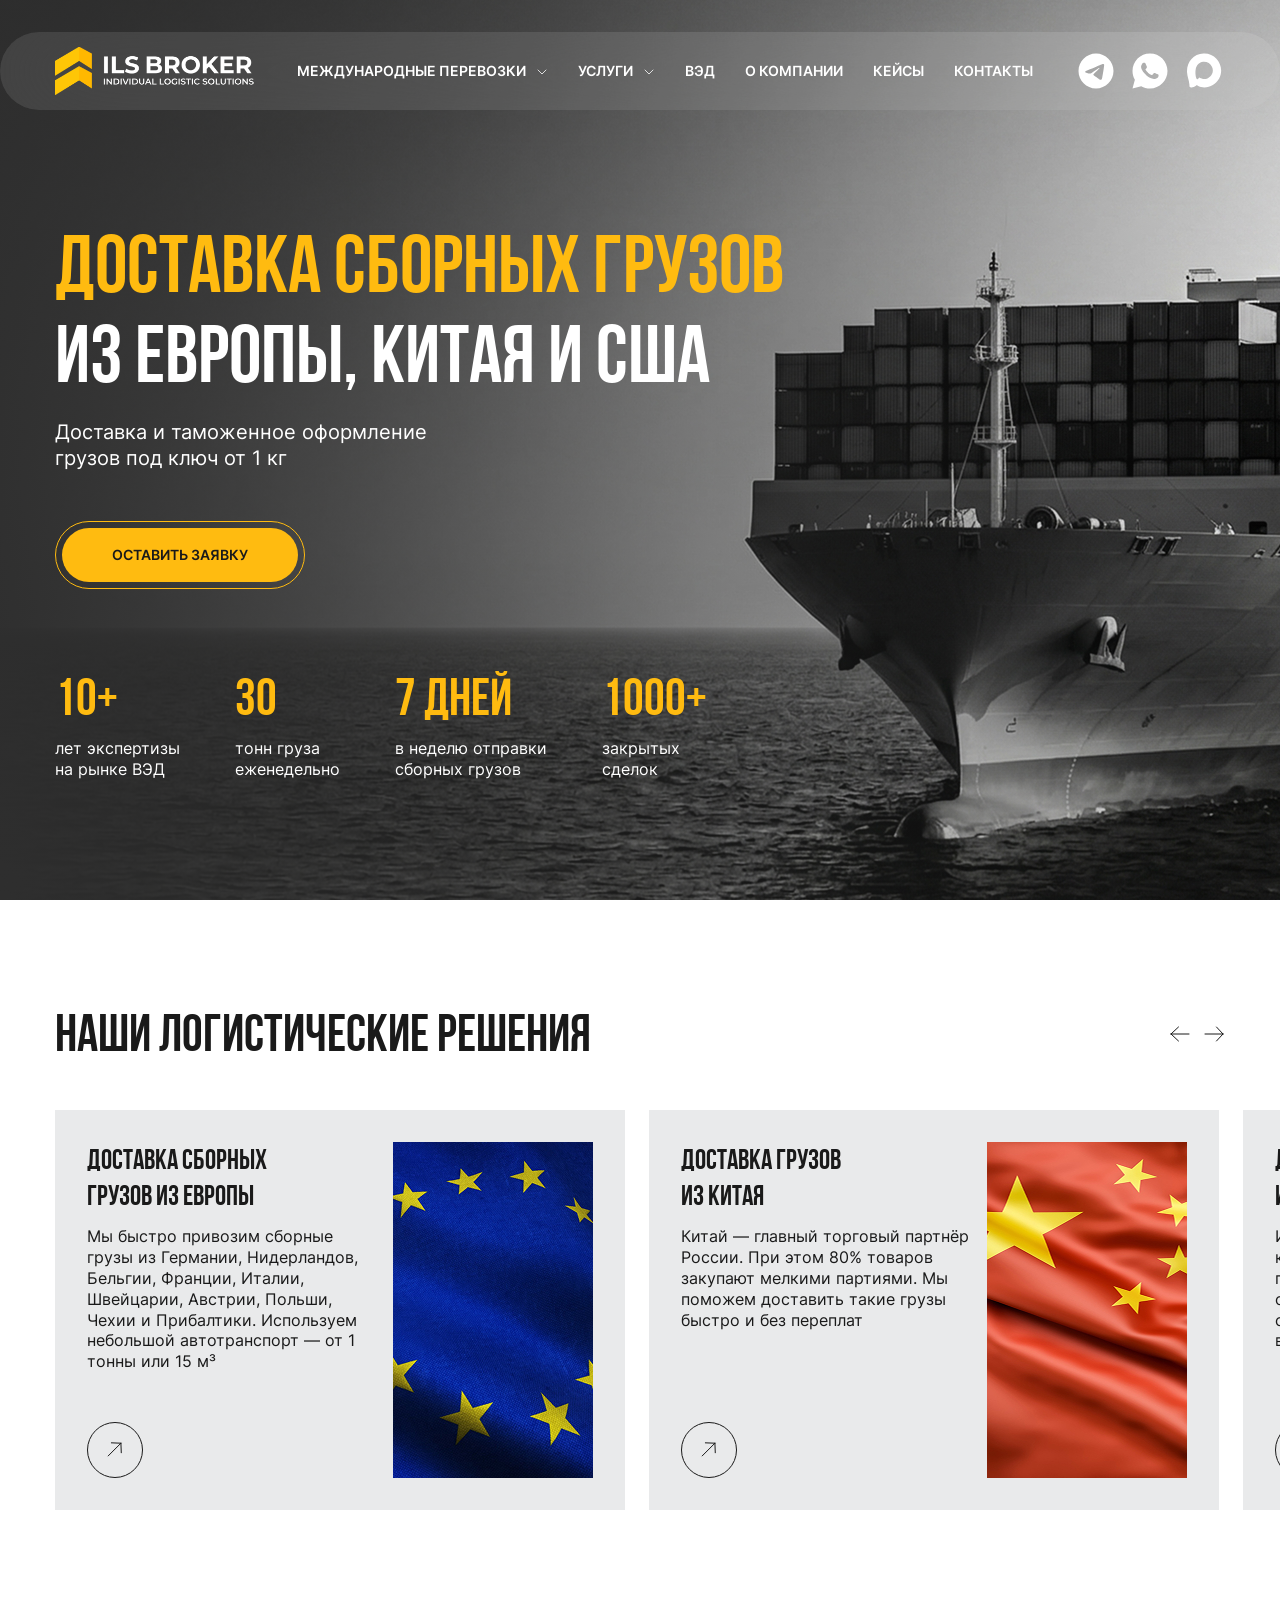
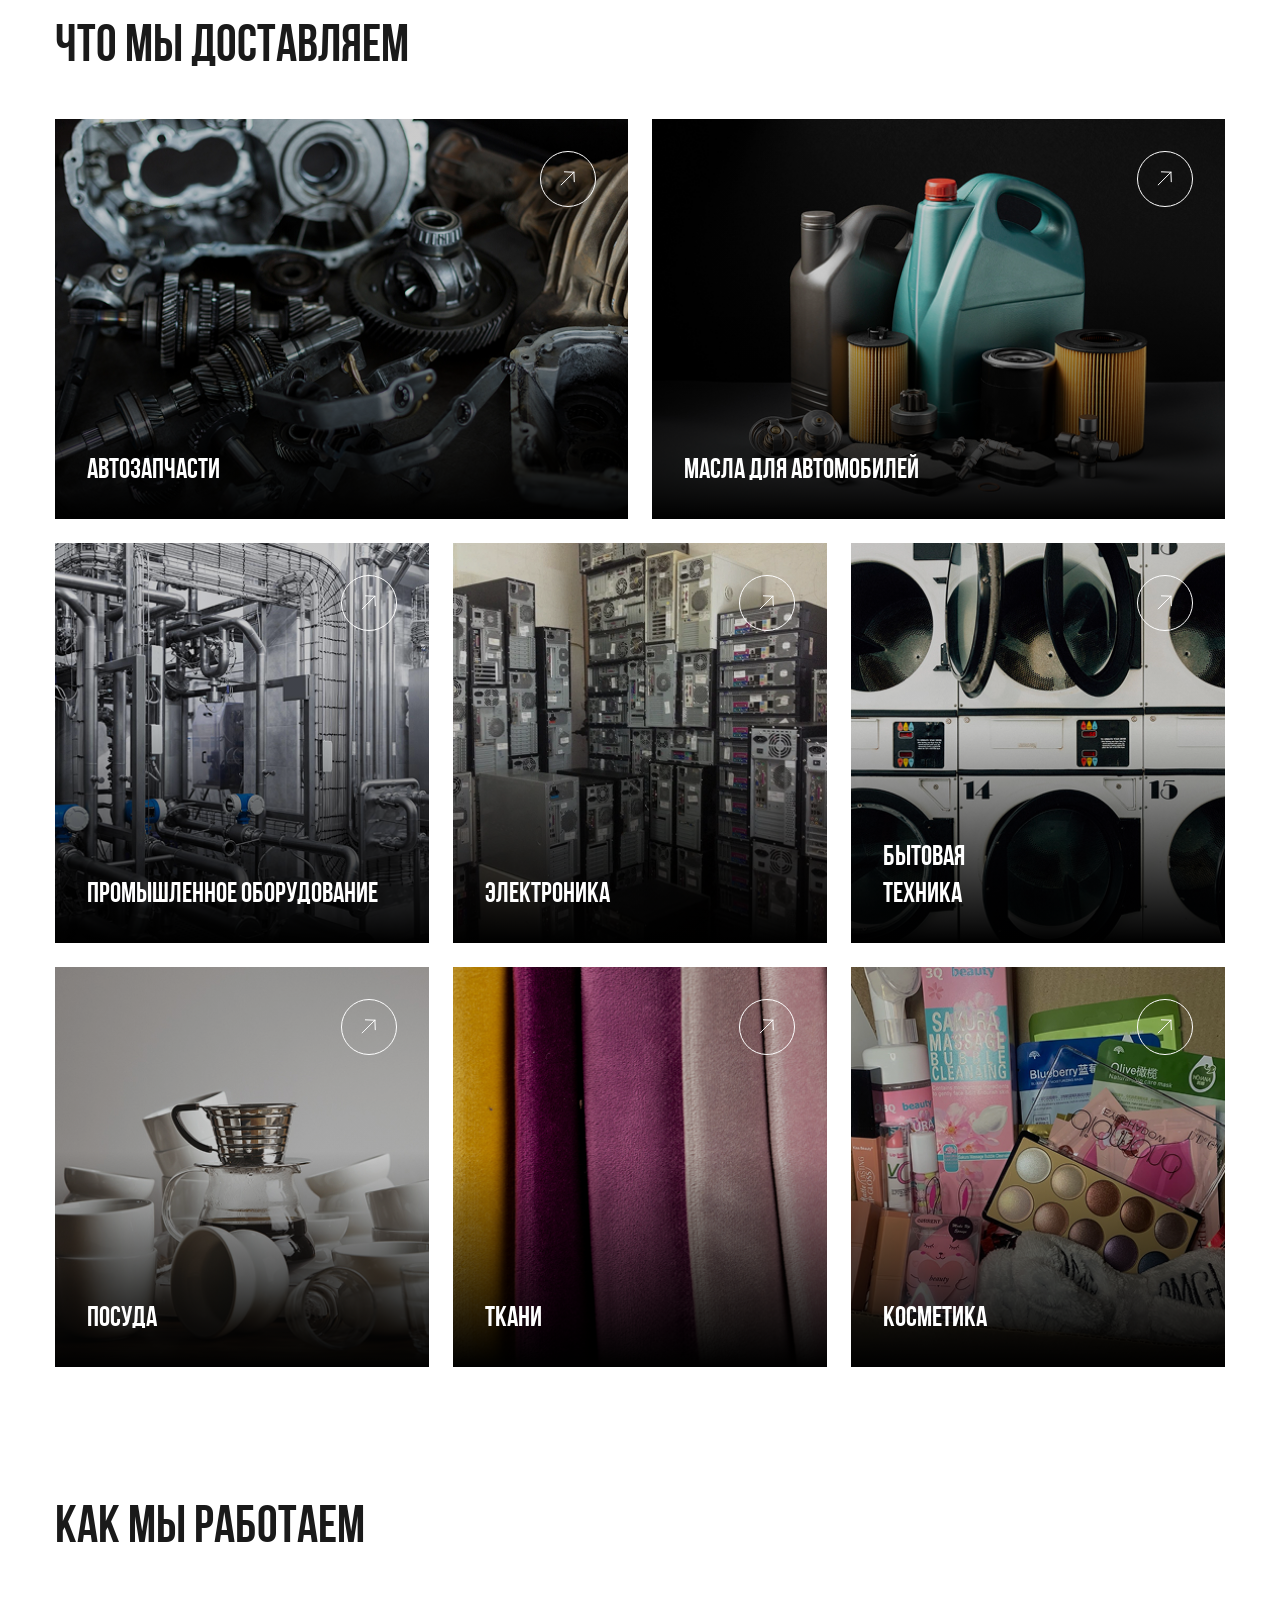
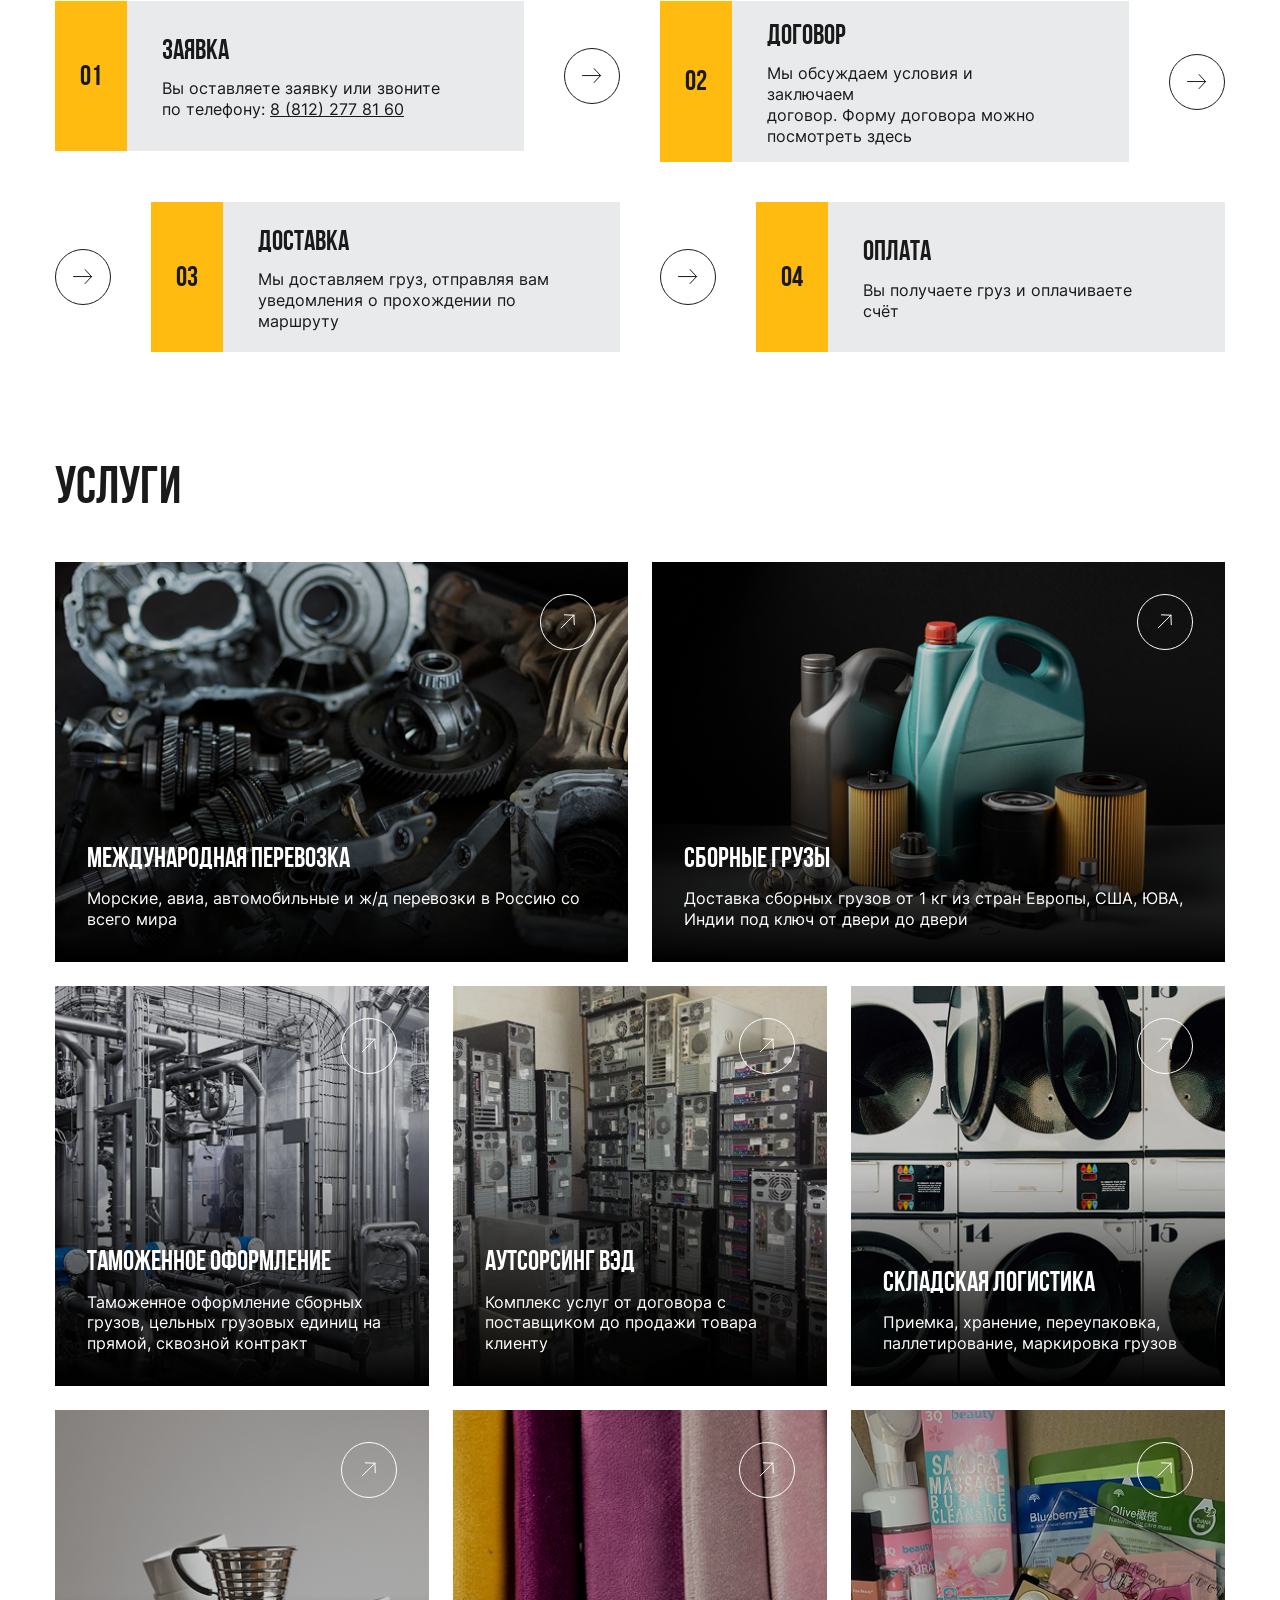
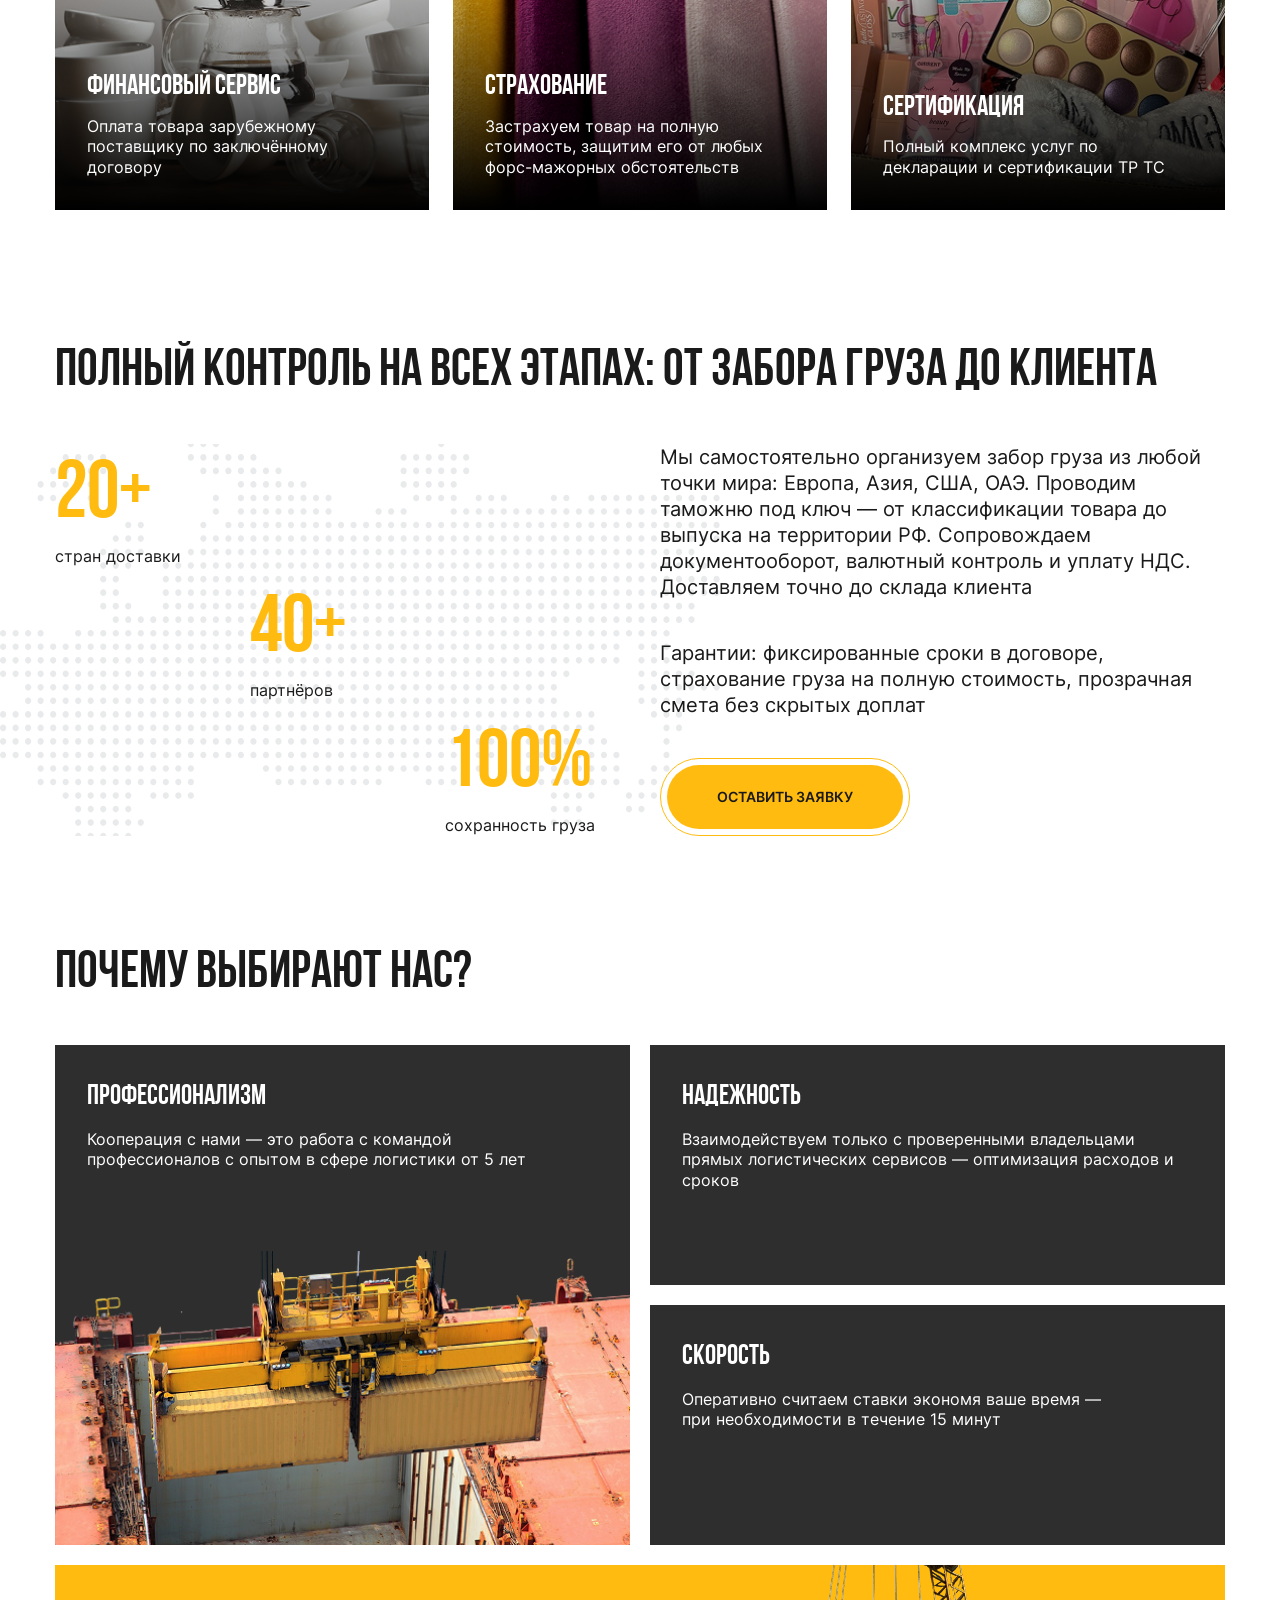
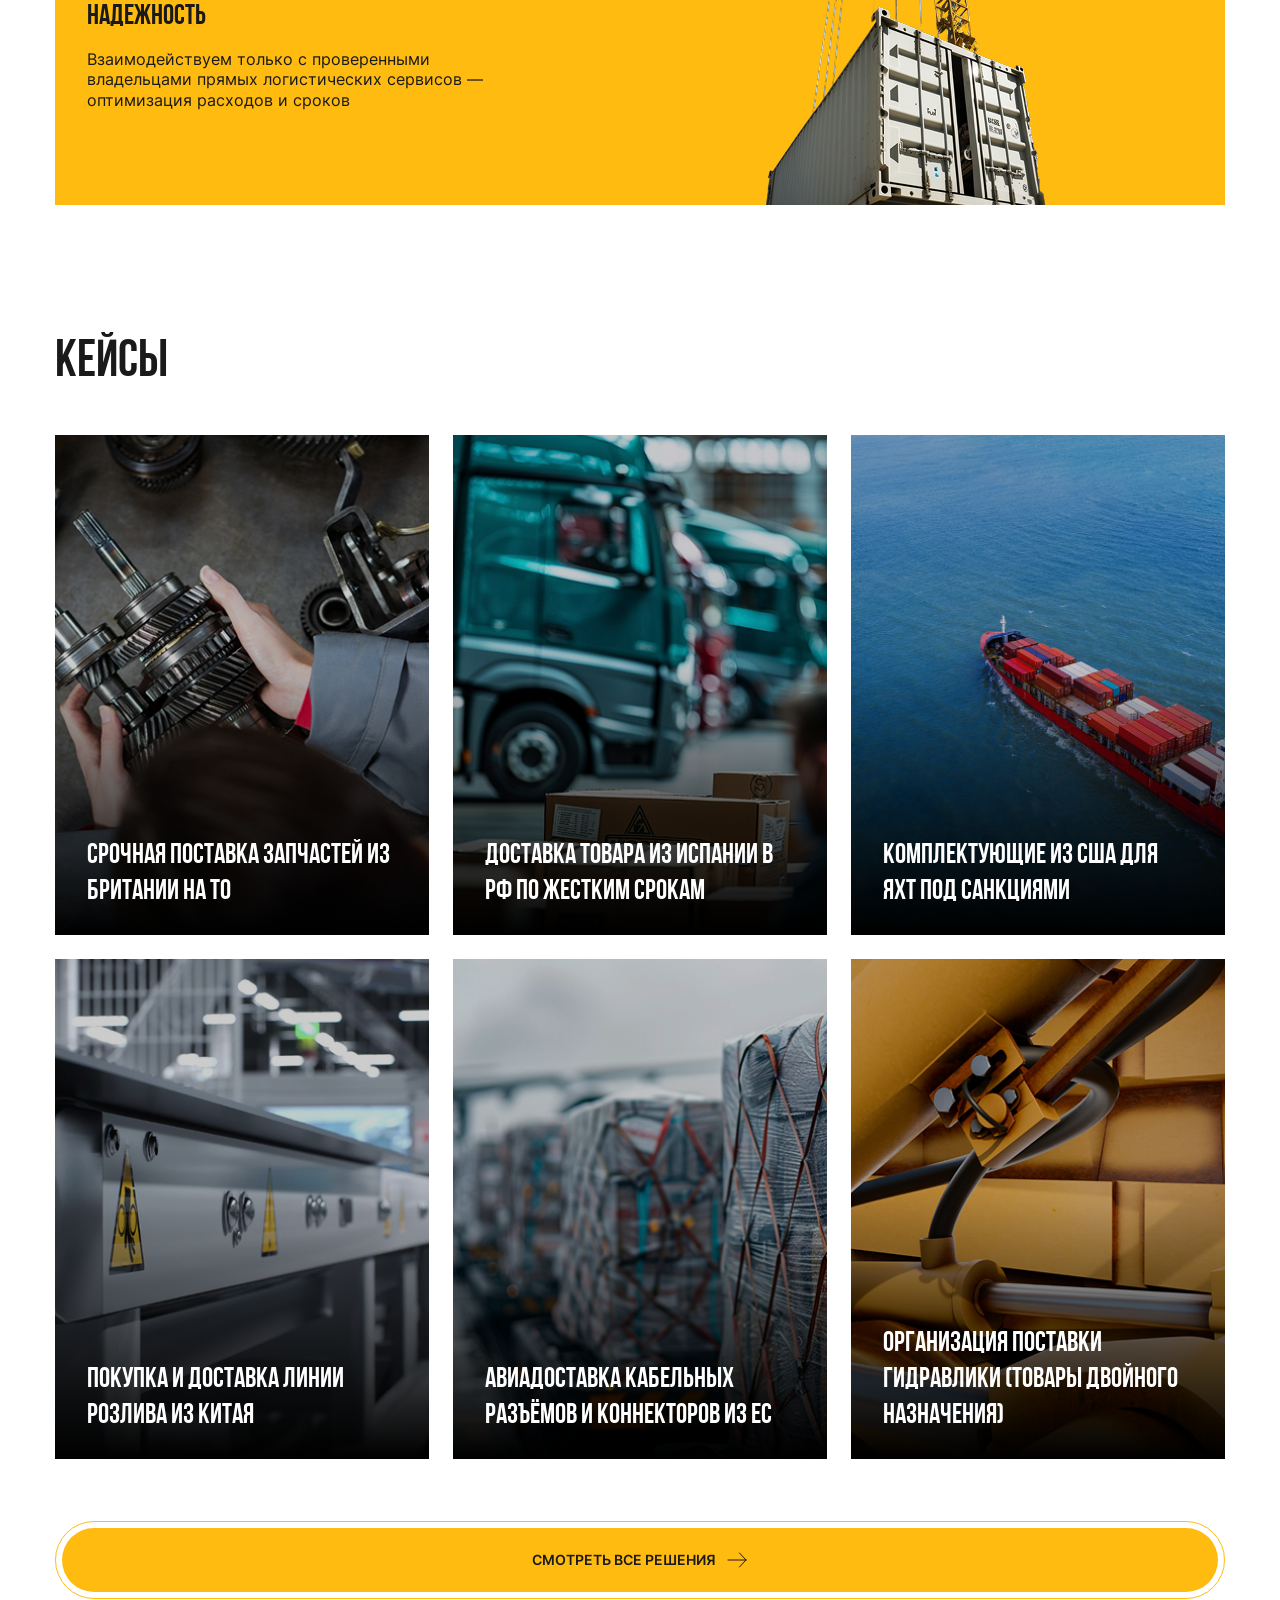
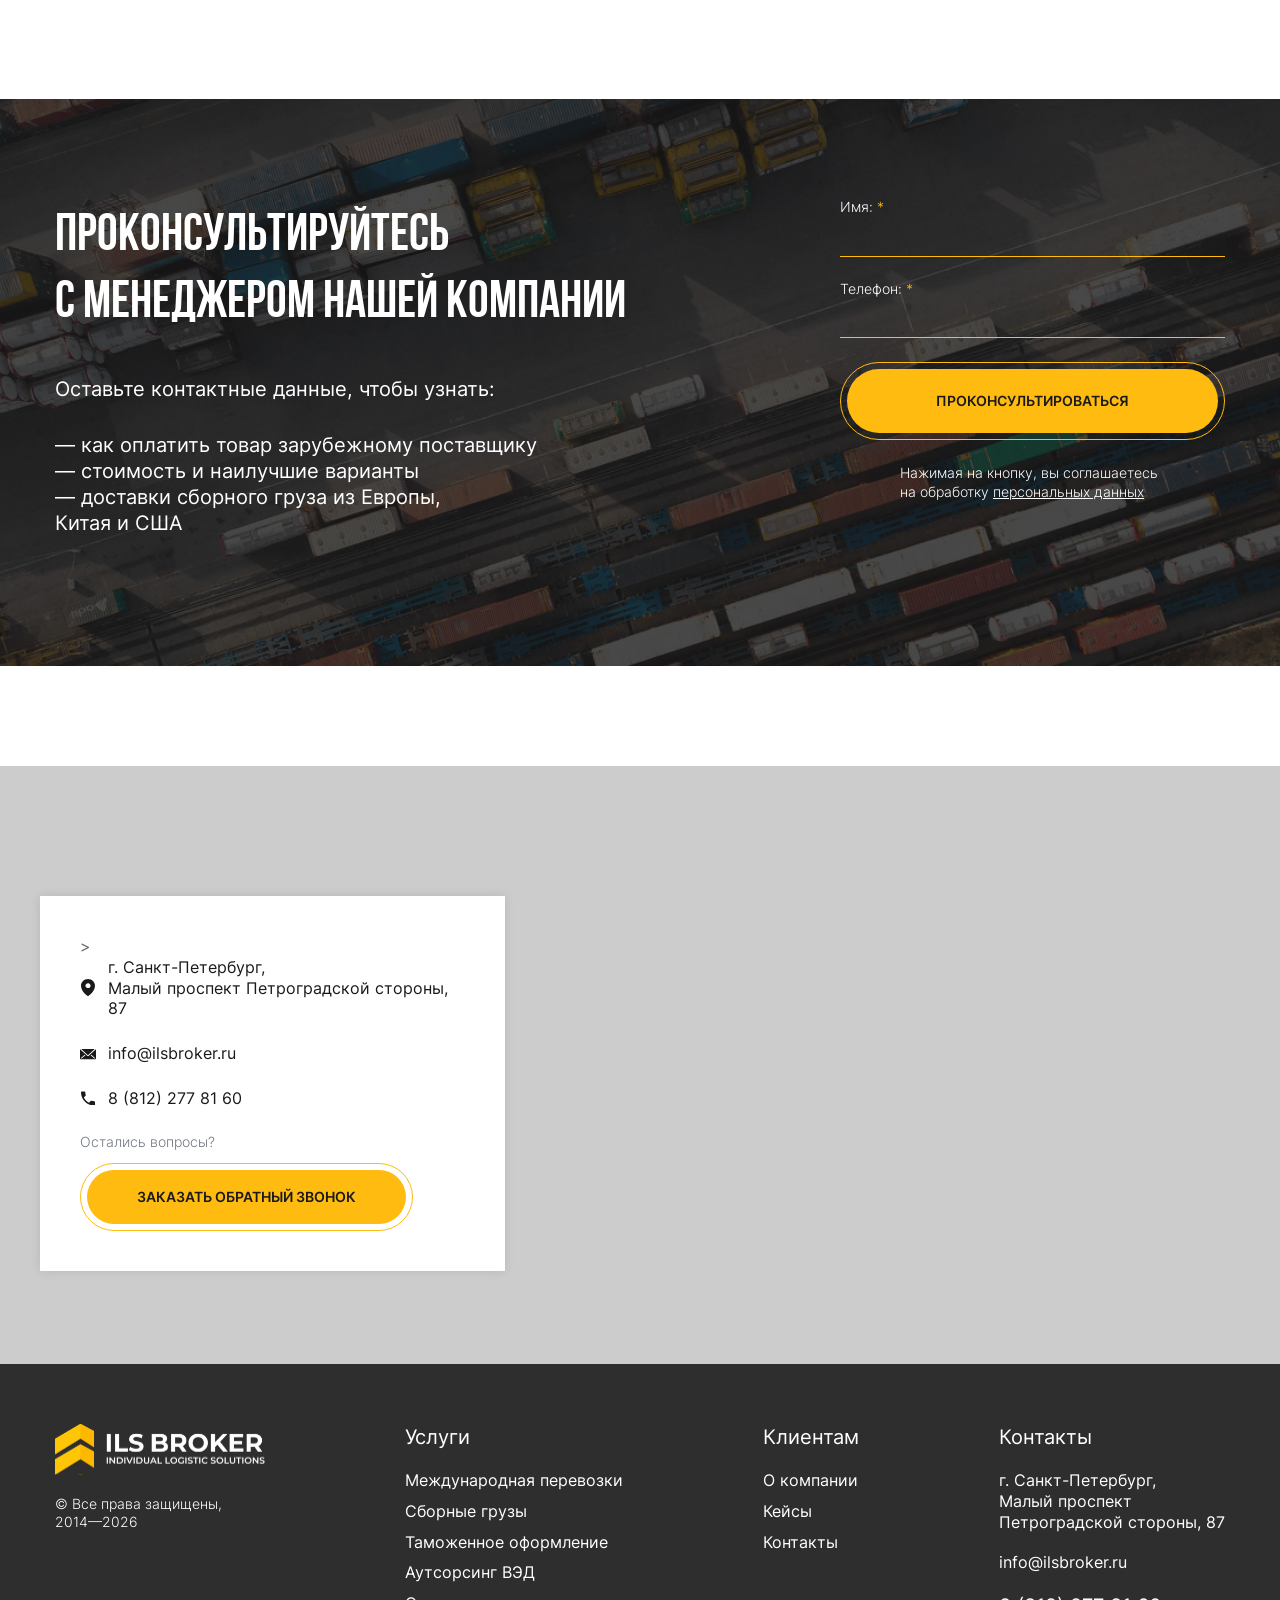
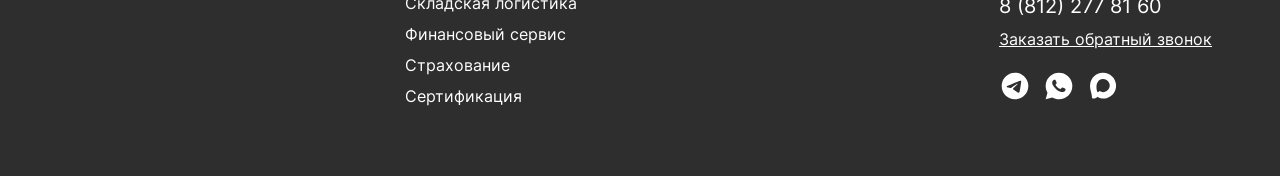
<file: index.html>
<!DOCTYPE html>

<html lang="ru">

<head>
	<meta charset="utf-8" />
	<title>Главная</title>
	<meta name="description" content="" />
	<meta http-equiv="X-UA-Compatible" content="IE=edge" />
	<meta name="viewport" content="width=device-width, initial-scale=1.0, maximum-scale=1.0, user-scalable=no">
    

    <link rel="stylesheet" href="css/fontawesome-all.css" />
    <link rel="stylesheet" href="css/animate.css" />
    <link rel="stylesheet" href="css/slick.css" />
    <link rel="stylesheet" href="css/slick-theme.css" />
    <link rel="stylesheet" href="css/jquery.fancybox.css" />
    <link rel="stylesheet" href="css/swiper-bundle.min.css" />
    <link rel="stylesheet" href="css/fonts.css" />
    <link rel="stylesheet" href="css/reset.css" />
    <link rel="stylesheet" href="css/style.css" />
    <link rel="stylesheet" href="css/media.css" />
	
	

</head>
<body>

    
    
    <!-- HEADER
    ================================= -->
    <div class="header wow fadeIn" data-wow-delay="1.2s">
        <div class="in">
            <div class="container">
                <div class="cols">
                    <div class="col">
                        <div class="burger show1200"></div>
                        <div class="logo wow fadeIn" data-wow-delay="1.6s">
                            <a href="">
                                <img src="img/header/logo.svg" alt="">
                            </a>
                        </div>
                    </div>
                    <div class="col hidd1200">
                        <div class="nav wow fadeIn" data-wow-delay="1.8s">
                            <ul>
                                <li><a href="">Международные перевозки <i></i></a>
                                    <ul>
                                        <li><a href="">Азиатское направление</a></li>
                                        <li><a href="">Европейское направление</a></li>
                                        <li><a href="">Виды перевозок</a></li>
                                    </ul>
                                </li>
                                <li><a href="">Услуги <i></i></a>
                                    <ul>
                                        <li><a href="">Международная перевозка</a></li>
                                        <li><a href="">Сборные грузы</a></li>
                                        <li><a href="">Таможенное оформление</a></li>
                                        <li><a href="">Аутсорсинг ВЭД</a></li>
                                        <li><a href="">Складская логистика</a></li>
                                        <li><a href="">Финансовый сервис</a></li>
                                        <li><a href="">Страхование</a></li>
                                        <li><a href="">Сертификация</a></li>
                                    </ul>
                                </li>
                                <li><a href="">ВЭД</a></li>
                                <li><a href="">О компании</a></li>
                                <li><a href="">Кейсы</a></li>
                                <li><a href="">Контакты</a></li>
                            </ul>
                        </div>
                    </div>
                    <div class="col">
                        <div class="social hidd1200 wow fadeIn" data-wow-delay="2s">
                            <div class="social__item">
                                <a href="" class="tg_w hover"></a>
                            </div>
                            <div class="social__item">
                                <a href="" class="wh_w hover"></a>
                            </div>
                            <div class="social__item">
                                <a href="" class="max_w hover"></a>
                            </div>
                        </div>
                        <div class="phone-mob show1200"></div>
                    </div>
                </div>
            </div>
        </div>
        <div class="menu-mob">
            <div class="nav-mob">
                <div class="nav-mob__level-1">
                    <ul>
                        <li><a href="" class="open-1" data-openid_1="level-2_1">Международные перевозки <i></i></a></li>
                        <li><a href="" class="open-1" data-openid_1="level-2_2">Услуги <i></i></a></li>
                        <li><a href="">ВЭД</a></li>
                        <li><a href="">О компании</a></li>
                        <li><a href="">Кейсы</a></li>
                        <li><a href="">Контакты</a></li>                                          
                    </ul>
                </div>
                <div class="nav-mob__level-2" id="level-2_1">
                    <div class="level-back level-back-1"><i></i> Международные перевозки</div>
                    <ul>
                        <li><a href="">Азиатское направление</a></li>
                        <li><a href="">Европейское направление</a></li>
                        <li><a href="">Виды перевозок</a></li>
                    </ul>
                </div>
                <div class="nav-mob__level-2" id="level-2_2">
                    <div class="level-back level-back-1"><i></i> Услуги</div>
                    <ul>
                        <li><a href="">Международная перевозка</a></li>
                        <li><a href="">Сборные грузы</a></li>
                        <li><a href="">Таможенное оформление</a></li>
                        <li><a href="">Аутсорсинг ВЭД</a></li>
                        <li><a href="">Складская логистика</a></li>
                        <li><a href="">Финансовый сервис</a></li>
                        <li><a href="">Страхование</a></li>
                        <li><a href="">Сертификация</a></li>
                    </ul>
                </div>
            </div> 
            <div class="bottom">
                <div class="soc-mob">
                    <div class="soc-mob__item">
                        <a href="">WhatsApp</a>
                    </div>
                    <div class="soc-mob__item">
                        <a href="">Telegram</a>
                    </div>
                    <div class="soc-mob__item">
                        <a href="">MAX</a>
                    </div>
                </div>
            </div>                       
        </div>

    </div>

    <!-- INTRO
    ================================= -->
    <div class="intro">
        <div class="pic">
            <img src="img/intro/pic_1.jpg" alt="">
        </div>
        <video autoplay muted playsinline loop poster="img/intro/pic_1.jpg" preload="none">
            <source src="img/intro/video.mp4" type="video/mp4">
        </video>
        <div class="overlay"></div>
        <div class="container">
            <div class="in">
                <div class="vert">
                    <h1 class="title wow fadeInLeft" data-wow-delay="3s"><span>ДОСТАВКА СБОРНЫХ ГРУЗОВ</span><br> ИЗ европы, китая и сша</h1>
                    <p class="text wow fadeInLeft" data-wow-delay="3.2s">Доставка и таможенное оформление<br> грузов под ключ от 1 кг</p>
                    <a href="#popup" data-fancybox data-options='{"touch" : false}' class="btn btn-yellow md wow fadeInLeft" data-wow-delay="3.4s"><span>Оставить заявку</span></a>
                    <div class="advantages hidd1200">
                        <div class="items">
                            <div class="item wow fadeInUp" data-wow-delay="3.6s">
                                <div class="num">10+</div>
                                <p>лет экспертизы<br> на рынке ВЭД</p>
                            </div>
                            <div class="item wow fadeInUp" data-wow-delay="3.8s">
                                <div class="num">30</div>
                                <p>тонн груза<br> еженедельно</p>
                            </div>
                            <div class="item wow fadeInUp" data-wow-delay="4s">
                                <div class="num">7 дней</div>
                                <p>в неделю отправки<br> сборных грузов</p>
                            </div>
                            <div class="item wow fadeInUp" data-wow-delay="4.2s">
                                <div class="num">1000+</div>
                                <p>закрытых<br> сделок</p>
                            </div>
                        </div>
                    </div>
                </div>
            </div>
        </div>
    </div>

    <!-- ADVANTAGES-MOB
    ================================= -->
    <div class="section section-top show1200">
        <div class="container">
            <div class="advantages">
                <div class="items">
                    <div class="item wow fadeInUp" data-wow-delay="3.6s">
                        <div class="num">10+</div>
                        <p>лет экспертизы<br> на рынке ВЭД</p>
                    </div>
                    <div class="item wow fadeInUp" data-wow-delay="3.8s">
                        <div class="num">30</div>
                        <p>тонн груза<br> еженедельно</p>
                    </div>
                    <div class="item wow fadeInUp" data-wow-delay="4s">
                        <div class="num">7 дней</div>
                        <p>в неделю отправки<br> сборных грузов</p>
                    </div>
                    <div class="item wow fadeInUp" data-wow-delay="4.2s">
                        <div class="num">1000+</div>
                        <p>закрытых<br> сделок</p>
                    </div>
                </div>
            </div>
        </div>
    </div>
    
    <!-- SOL
    ================================= -->
    <div class="section section-top overflow-hidden">
        <div class="container">
            <div class="b-head">
                <div class="cols">
                    <div class="col">
                        <h2 class="title-block wow fadeInLeft" data-wow-delay="1.2s">Наши логистические решения</h2>
                    </div>
                    <div class="col hidd1200">
                        <div class="arrow-append wow fadeInLeft" data-wow-delay="1.4s">
                            <div class="swiper-button-next" id="swiper-button-next_1"></div>
                            <div class="swiper-button-prev" id="swiper-button-prev_1"></div> 
                        </div>
                    </div>
                </div>
            </div>
            <div class="sol hidd1200 wow fadeInUp" data-wow-delay="1.6s">
                <div class="slider-wrap overflow-hidden">
                    <div class="swiper-sol">
                        <div class="swiper-wrapper">
                            <div class="swiper-slide">
                                <div class="item">
                                    <a href="">
                                        <div class="in">
                                            <div class="left">
                                                <div class="top">
                                                    <div class="title">Доставка сборных<br> грузов из Европы</div>
                                                    <p>Мы быстро привозим сборные грузы из Германии, Нидерландов, Бельгии, Франции, Италии, Швейцарии, Австрии, Польши, Чехии и Прибалтики. Используем небольшой автотранспорт — от 1 тонны или 15 м³</p>
                                                </div>
                                                <div class="btn btn-up-black"></div>
                                            </div>
                                            <div class="pic">
                                                <img src="img/sol/eu.jpg" alt="">
                                            </div>
                                        </div>
                                    </a>
                                </div>
                            </div>
                            <div class="swiper-slide">
                                <div class="item">
                                    <a href="">
                                        <div class="in">
                                            <div class="left">
                                                <div class="top">
                                                    <div class="title">Доставка грузов<br> из Китая</div>
                                                    <p>Китай — главный торговый партнёр России. При этом 80% товаров закупают мелкими партиями. Мы поможем доставить такие грузы быстро и без переплат</p>
                                                </div>
                                                <div class="btn btn-up-black"></div>
                                            </div>
                                            <div class="pic">
                                                <img src="img/sol/china.jpg" alt="">
                                            </div>
                                        </div>
                                    </a>
                                </div>
                            </div>
                            <div class="swiper-slide">
                                <div class="item">
                                    <a href="">
                                        <div class="in">
                                            <div class="left">
                                                <div class="top">
                                                    <div class="title">Доставка грузов<br> из Индии</div>
                                                    <p>Из Индии везут одежду, ткани, кожу, электронику и промышленное оборудование. Мы организуем бережную доставку — самолётом или морем, на ваш выбор</p>
                                                </div>
                                                <div class="btn btn-up-black"></div>
                                            </div>
                                            <div class="pic">
                                                <img src="img/sol/indi.jpg" alt="">
                                            </div>
                                        </div>
                                    </a>
                                </div>
                            </div>
                            <div class="swiper-slide">
                                <div class="item">
                                    <a href="">
                                        <div class="in">
                                            <div class="left">
                                                <div class="top">
                                                    <div class="title">Доставка грузов<br> из Южной Кореи</div>
                                                    <p>Южнокорейская республика занимает 6-е место в списке экспортёров РФ. Основные перевозки из Кореи сегодня приходятся на несырьевой и неэнергетический экспорт (техника, оборудование)</p>
                                                </div>
                                                <div class="btn btn-up-black"></div>
                                            </div>
                                            <div class="pic">
                                                <img src="img/sol/korea.jpg" alt="">
                                            </div>
                                        </div>
                                    </a>
                                </div>
                            </div>
                            <div class="swiper-slide">
                                <div class="item">
                                    <a href="">
                                        <div class="in">
                                            <div class="left">
                                                <div class="top">
                                                    <div class="title">Доставка грузов<br> из Вьетнама</div>
                                                    <p>Благодаря своему географическому расположению и дешёвой рабочей силе, Вьетнам является привлекательной страной для размещения производств, причём не только в области лёгкой промышленности, но и в сфере производства электроники</p>
                                                </div>
                                                <div class="btn btn-up-black"></div>
                                            </div>
                                            <div class="pic">
                                                <img src="img/sol/vietnam.jpg" alt="">
                                            </div>
                                        </div>
                                    </a>
                                </div>
                            </div>
                            <div class="swiper-slide">
                                <div class="item">
                                    <a href="">
                                        <div class="in">
                                            <div class="left">
                                                <div class="top">
                                                    <div class="title">Доставка грузов из Ирана</div>
                                                    <p>В настоящий момент наиболее активно Россия импортирует иранское продовольствие и сельскохозяйственное сырьё, а также рудные материалы, строительные изделия и самую различную продукцию из пластмассы</p>
                                                </div>
                                                <div class="btn btn-up-black"></div>
                                            </div>
                                            <div class="pic">
                                                <img src="img/sol/iran.jpg" alt="">
                                            </div>
                                        </div>
                                    </a>
                                </div>
                            </div>
                            <div class="swiper-slide">
                                <div class="item">
                                    <a href="">
                                        <div class="in">
                                            <div class="left">
                                                <div class="top">
                                                    <div class="title">Доставка грузов<br> из Индонезии</div>
                                                    <p>Экспорт из Индонезии составляет такие продукты, как уголь, пальмовое масло, недрагоценные металлы, пластик, натуральный каучук, текстиль, парфюмерия, лекарства, необработанное олово, печатное оборудование и пр.</p>
                                                </div>
                                                <div class="btn btn-up-black"></div>
                                            </div>
                                            <div class="pic">
                                                <img src="img/sol/indi.jpg" alt="">
                                            </div>
                                        </div>
                                    </a>
                                </div>
                            </div>
                        </div>
                    </div>
                </div>
            </div>

            <div class="sol show1200 wow fadeInUp" data-wow-delay="1.2s">
                <div class="items">
                    <div class="item">
                        <a href="">
                            <div class="in">
                                <div class="left">
                                    <div class="top">
                                        <div class="title">Доставка сборных<br> грузов из Европы</div>
                                        <p>Мы быстро привозим сборные грузы из Германии, Нидерландов, Бельгии, Франции, Италии, Швейцарии, Австрии, Польши, Чехии и Прибалтики. Используем небольшой автотранспорт — от 1 тонны или 15 м³</p>
                                    </div>
                                    <div class="btn btn-up-black"></div>
                                </div>
                                <div class="pic">
                                    <img src="img/sol/eu.jpg" alt="">
                                </div>
                            </div>
                        </a>
                    </div>
                    <div class="item">
                        <a href="">
                            <div class="in">
                                <div class="left">
                                    <div class="top">
                                        <div class="title">Доставка грузов<br> из Китая</div>
                                        <p>Китай — главный торговый партнёр России. При этом 80% товаров закупают мелкими партиями. Мы поможем доставить такие грузы быстро и без переплат</p>
                                    </div>
                                    <div class="btn btn-up-black"></div>
                                </div>
                                <div class="pic">
                                    <img src="img/sol/china.jpg" alt="">
                                </div>
                            </div>
                        </a>
                    </div>
                    <div class="item">
                        <a href="">
                            <div class="in">
                                <div class="left">
                                    <div class="top">
                                        <div class="title">Доставка грузов<br> из Индии</div>
                                        <p>Из Индии везут одежду, ткани, кожу, электронику и промышленное оборудование. Мы организуем бережную доставку — самолётом или морем, на ваш выбор</p>
                                    </div>
                                    <div class="btn btn-up-black"></div>
                                </div>
                                <div class="pic">
                                    <img src="img/sol/indi.jpg" alt="">
                                </div>
                            </div>
                        </a>
                    </div>
                </div>
            </div>
            <div class="flex-bot show1200">
                <a href="" class="btn btn-yellow w100">
                    <span>посмотреть все решения</span>
                </a>
            </div>
        </div>
    </div>

    <!-- CAT
    ================================= -->
    <div class="section">
        <div class="container">
            <h2 class="title-block wow fadeInLeft" data-wow-delay="1.2s">Что мы доставляем</h2>
            <div class="cat wow fadeInUp" data-wow-delay="1.4s">
                <div class="items">
                    <div class="item w50">
                        <a href="">
                            <div class="in">
                                <div class="pic">
                                    <img src="img/cat/pic_1.jpg" alt="">
                                </div>
                                <div class="flex">
                                    <div class="top">
                                        <div class="btn btn-up"></div>
                                    </div>
                                    <div class="bottom">
                                        <div class="title">Автозапчасти</div>
                                    </div>
                                </div>
                            </div>
                        </a>
                    </div>
                    <div class="item w50">
                        <a href="">
                            <div class="in">
                                <div class="pic">
                                    <img src="img/cat/pic_2.jpg" alt="">
                                </div>
                                <div class="flex">
                                    <div class="top">
                                        <div class="btn btn-up"></div>
                                    </div>
                                    <div class="bottom">
                                        <div class="title">Масла для автомобилей</div>
                                    </div>
                                </div>
                            </div>
                        </a>
                    </div>
                    <div class="item w33">
                        <a href="">
                            <div class="in">
                                <div class="pic">
                                    <img src="img/cat/pic_3.jpg" alt="">
                                </div>
                                <div class="flex">
                                    <div class="top">
                                        <div class="btn btn-up"></div>
                                    </div>
                                    <div class="bottom">
                                        <div class="title">Промышленное оборудование</div>
                                    </div>
                                </div>
                            </div>
                        </a>
                    </div>
                    <div class="item w33">
                        <a href="">
                            <div class="in">
                                <div class="pic">
                                    <img src="img/cat/pic_4.jpg" alt="">
                                </div>
                                <div class="flex">
                                    <div class="top">
                                        <div class="btn btn-up"></div>
                                    </div>
                                    <div class="bottom">
                                        <div class="title">Электроника</div>
                                    </div>
                                </div>
                            </div>
                        </a>
                    </div>
                    <div class="item w33">
                        <a href="">
                            <div class="in">
                                <div class="pic">
                                    <img src="img/cat/pic_5.jpg" alt="">
                                </div>
                                <div class="flex">
                                    <div class="top">
                                        <div class="btn btn-up"></div>
                                    </div>
                                    <div class="bottom">
                                        <div class="title">Бытовая<br> техника</div>
                                    </div>
                                </div>
                            </div>
                        </a>
                    </div>
                    <div class="item w33">
                        <a href="">
                            <div class="in">
                                <div class="pic">
                                    <img src="img/cat/pic_6.jpg" alt="">
                                </div>
                                <div class="flex">
                                    <div class="top">
                                        <div class="btn btn-up"></div>
                                    </div>
                                    <div class="bottom">
                                        <div class="title">Посуда</div>
                                    </div>
                                </div>
                            </div>
                        </a>
                    </div>
                    <div class="item w33">
                        <a href="">
                            <div class="in">
                                <div class="pic">
                                    <img src="img/cat/pic_7.jpg" alt="">
                                </div>
                                <div class="flex">
                                    <div class="top">
                                        <div class="btn btn-up"></div>
                                    </div>
                                    <div class="bottom">
                                        <div class="title">Ткани</div>
                                    </div>
                                </div>
                            </div>
                        </a>
                    </div>
                    <div class="item w33">
                        <a href="">
                            <div class="in">
                                <div class="pic">
                                    <img src="img/cat/pic_8.jpg" alt="">
                                </div>
                                <div class="flex">
                                    <div class="top">
                                        <div class="btn btn-up"></div>
                                    </div>
                                    <div class="bottom">
                                        <div class="title">Косметика</div>
                                    </div>
                                </div>
                            </div>
                        </a>
                    </div>
                </div>
            </div>
        </div>
    </div>

    <!-- HOW
    ================================= -->
    <div class="section">
        <div class="container">
            <h2 class="title-block wow fadeInLeft" data-wow-delay="1.2s">Как мы работаем</h2>
            <div class="how">
                <div class="items">
                    <div class="item wow fadeInLeft" data-wow-delay="1.4s">
                        <div class="in">
                            <div class="left">
                                <div class="num">
                                    <span>01</span>
                                </div>
                                <div class="center">
                                    <div class="vert">
                                        <div class="title">Заявка</div>
                                        <p>Вы оставляете заявку или звоните по телефону: <a href="">8 (812) 277 81 60</a></p>
                                    </div>
                                </div>
                            </div>
                            <div class="right">
                                <div class="arrow">
                                    <img src="img/icons/arrow_right.svg" alt="">
                                </div>
                            </div>
                        </div>
                    </div>
                    <div class="item wow fadeInLeft" data-wow-delay="1.6s">
                        <div class="in">
                            <div class="left">
                                <div class="num">
                                    <span>02</span>
                                </div>
                                <div class="center">
                                    <div class="vert">
                                        <div class="title">Договор</div>
                                        <p>Мы обсуждаем условия и заключаем<br> договор. Форму договора можно<br> посмотреть здесь <a href=""></a></p>
                                    </div>
                                </div>
                            </div>
                            <div class="right">
                                <div class="arrow">
                                    <img src="img/icons/arrow_right.svg" alt="">
                                </div>
                            </div>
                        </div>
                    </div>
                    <div class="item wow fadeInLeft" data-wow-delay="1.8s">
                        <div class="in reverse">
                            <div class="left">
                                <div class="num">
                                    <span>03</span>
                                </div>
                                <div class="center">
                                    <div class="vert">
                                        <div class="title">Доставка</div>
                                        <p>Мы доставляем груз, отправляя вам уведомления о прохождении по маршруту</p>
                                    </div>
                                </div>
                            </div>
                            <div class="right">
                                <div class="arrow">
                                    <img src="img/icons/arrow_right.svg" alt="">
                                </div>
                            </div>
                        </div>
                    </div>
                    <div class="item wow fadeInLeft" data-wow-delay="2s">
                        <div class="in reverse">
                            <div class="left">
                                <div class="num">
                                    <span>04</span>
                                </div>
                                <div class="center">
                                    <div class="vert">
                                        <div class="title">Оплата</div>
                                        <p>Вы получаете груз и оплачиваете счёт</p>
                                    </div>
                                </div>
                            </div>
                            <div class="right">
                                <div class="arrow">
                                    <img src="img/icons/arrow_right.svg" alt="">
                                </div>
                            </div>
                        </div>
                    </div>
                </div>
            </div>
        </div>
    </div>

    <!-- SERV
    ================================= -->
    <div class="section">
        <div class="container">
            <h2 class="title-block wow fadeInLeft" data-wow-delay="1.2s">Услуги</h2>
            <div class="serv wow fadeInUp" data-wow-delay="1.4s">
                <div class="items">
                    <div class="item w50">
                        <a href="">
                            <div class="in">
                                <div class="pic">
                                    <img src="img/cat/pic_1.jpg" alt="">
                                </div>
                                <div class="flex">
                                    <div class="top">
                                        <div class="btn btn-up"></div>
                                    </div>
                                    <div class="bottom">
                                        <div class="title">Международная перевозка</div>
                                        <p>Морские, авиа, автомобильные и ж/д перевозки в Россию со всего мира</p>
                                    </div>
                                </div>
                            </div>
                        </a>
                    </div>
                    <div class="item w50">
                        <a href="">
                            <div class="in">
                                <div class="pic">
                                    <img src="img/cat/pic_2.jpg" alt="">
                                </div>
                                <div class="flex">
                                    <div class="top">
                                        <div class="btn btn-up"></div>
                                    </div>
                                    <div class="bottom">
                                        <div class="title">Сборные грузы</div>
                                        <p>Доставка сборных грузов от 1 кг из стран Европы, США, ЮВА, Индии под ключ от двери до двери</p>
                                    </div>
                                </div>
                            </div>
                        </a>
                    </div>
                    <div class="item w33">
                        <a href="">
                            <div class="in">
                                <div class="pic">
                                    <img src="img/cat/pic_3.jpg" alt="">
                                </div>
                                <div class="flex">
                                    <div class="top">
                                        <div class="btn btn-up"></div>
                                    </div>
                                    <div class="bottom">
                                        <div class="title">Таможенное оформление</div>
                                        <p>Таможенное оформление сборных грузов, цельных грузовых единиц на прямой, сквозной контракт</p>
                                    </div>
                                </div>
                            </div>
                        </a>
                    </div>
                    <div class="item w33">
                        <a href="">
                            <div class="in">
                                <div class="pic">
                                    <img src="img/cat/pic_4.jpg" alt="">
                                </div>
                                <div class="flex">
                                    <div class="top">
                                        <div class="btn btn-up"></div>
                                    </div>
                                    <div class="bottom">
                                        <div class="title">Аутсорсинг ВЭД</div>
                                        <p>Комплекс услуг от договора с поставщиком до продажи товара клиенту</p>
                                    </div>
                                </div>
                            </div>
                        </a>
                    </div>
                    <div class="item w33">
                        <a href="">
                            <div class="in">
                                <div class="pic">
                                    <img src="img/cat/pic_5.jpg" alt="">
                                </div>
                                <div class="flex">
                                    <div class="top">
                                        <div class="btn btn-up"></div>
                                    </div>
                                    <div class="bottom">
                                        <div class="title">Складская логистика</div>
                                        <p>Приемка, хранение, переупаковка, паллетирование, маркировка грузов</p>
                                    </div>
                                </div>
                            </div>
                        </a>
                    </div>
                    <div class="item w33">
                        <a href="">
                            <div class="in">
                                <div class="pic">
                                    <img src="img/cat/pic_6.jpg" alt="">
                                </div>
                                <div class="flex">
                                    <div class="top">
                                        <div class="btn btn-up"></div>
                                    </div>
                                    <div class="bottom">
                                        <div class="title">Финансовый сервис</div>
                                        <p>Оплата товара зарубежному поставщику по заключённому договору</p>
                                    </div>
                                </div>
                            </div>
                        </a>
                    </div>
                    <div class="item w33">
                        <a href="">
                            <div class="in">
                                <div class="pic">
                                    <img src="img/cat/pic_7.jpg" alt="">
                                </div>
                                <div class="flex">
                                    <div class="top">
                                        <div class="btn btn-up"></div>
                                    </div>
                                    <div class="bottom">
                                        <div class="title">Страхование</div>
                                        <p>Застрахуем товар на полную стоимость, защитим его от любых форс-мажорных обстоятельств</p>
                                    </div>
                                </div>
                            </div>
                        </a>
                    </div>
                    <div class="item w33">
                        <a href="">
                            <div class="in">
                                <div class="pic">
                                    <img src="img/cat/pic_8.jpg" alt="">
                                </div>
                                <div class="flex">
                                    <div class="top">
                                        <div class="btn btn-up"></div>
                                    </div>
                                    <div class="bottom">
                                        <div class="title">Сертификация</div>
                                        <p>Полный комплекс услуг по декларации и сертификации ТР ТС</p>
                                    </div>
                                </div>
                            </div>
                        </a>
                    </div>
                </div>
            </div>
        </div>
    </div>

    <!-- STEP
    ================================= -->
    <div class="section">
        <div class="container">
            <h2 class="title-block wow fadeInLeft" data-wow-delay="1.2s">Полный контроль на всех этапах: от забора груза до клиента</h2>
        </div>
        <div class="step">
            <div class="container">
                <div class="step__cols">
                    <div class="step__col">
                        <div class="items">
                            <div class="item wow fadeInUp" data-wow-delay="1.4s">
                                <div class="in">
                                    <div class="num">20+</div>
                                    <div class="text">стран доставки</div>
                                </div>
                            </div>
                            <div class="item center wow fadeInUp" data-wow-delay="1.6s">
                                <div class="in">
                                    <div class="num">40+</div>
                                    <div class="text">партнёров</div>
                                </div>
                            </div>
                            <div class="item end wow fadeInUp" data-wow-delay="1.8s">
                                <div class="in">
                                    <div class="num">100%</div>
                                    <div class="text">сохранность груза</div>
                                </div>
                            </div>
                        </div>
                    </div>
                    <div class="step__col wow fadeInRight" data-wow-delay="2s">
                        <p>Мы самостоятельно организуем забор груза из любой точки мира: Европа, Азия, США, ОАЭ. Проводим таможню под ключ — от классификации товара до выпуска на территории РФ. Сопровождаем документооборот, валютный контроль и уплату НДС. Доставляем точно до склада клиента</p>
                        <p>Гарантии: фиксированные сроки в договоре, страхование груза на полную стоимость, прозрачная смета без скрытых доплат</p>
                        <a href="#popup" data-fancybox data-options='{"touch" : false}' class="btn btn-yellow"><span>Оставить заявку</span></a>
                    </div>
                </div>
            </div>
        </div>
    </div>

    <!-- WHY
    ================================= -->
    <div class="section">
        <div class="container">
            <h2 class="title-block wow fadeInLeft" data-wow-delay="1.2s">Почему выбирают нас?</h2>
            <div class="why wow fadeInUp" data-wow-delay="1.2s">
                <div class="why__cols">
                    <div class="why__col w50">
                        <div class="item h-2">
                            <div class="in">
                                <div class="front">
                                    <div class="title">Профессионализм</div>
                                    <p>Кооперация с нами — это работа с командой<br> профессионалов с опытом в сфере логистики от 5 лет</p>
                                </div>
                                <div class="pic pic_1" style="background-image: url(img/why/pic_1.png);"></div>
                            </div>
                        </div>
                    </div>
                    <div class="why__col w50">
                        <div class="item">
                            <div class="in">
                                <div class="front">
                                    <div class="title">Надежность</div>
                                    <p>Взаимодействуем только с проверенными владельцами прямых логистических сервисов — оптимизация расходов и сроков</p>
                                </div>                                    
                            </div>
                        </div>
                        <div class="item">
                            <div class="in">
                                <div class="front">
                                    <div class="title">Скорость</div>
                                    <p>Оперативно считаем ставки экономя ваше время —<br> при необходимости в течение 15 минут</p>
                                </div>                                    
                            </div>
                        </div>
                    </div>
                    <div class="why__col w100">
                        <div class="item h-3 yellow">
                            <div class="in">
                                <div class="front">
                                    <div class="title">Надежность</div>
                                    <p>Взаимодействуем только с проверенными<br> владельцами прямых логистических сервисов —<br> оптимизация расходов и сроков</p>
                                </div>  
                                <div class="pic pic_2" style="background-image: url(img/why/pic_2.png);"></div>                                  
                            </div>
                        </div>
                    </div>
                </div>
            </div>
        </div>
    </div>

    <!-- CASES
    ================================= -->
    <div class="section section-bottom">
        <div class="container">
            <h2 class="title-block wow fadeInLeft" data-wow-delay="1.2s">Кейсы</h2>
            <div class="cases wow fadeInUp" data-wow-delay="1.4s">
                <div class="items">
                    <div class="item">
                        <div class="in">
                            <div class="pic">
                                <img src="img/cases/pic_1.jpg" alt="">
                            </div>
                            <div class="flex">
                                <div class="vert">
                                    <div class="title">Срочная поставка запчастей из Британии на ТО</div>
                                    <a href="" class="btn btn-yellow"><span>узнать решение <i class="i-btn-arrow"></i></span></a>
                                </div>
                            </div>
                        </div>
                    </div>
                    <div class="item">
                        <div class="in">
                            <div class="pic">
                                <img src="img/cases/pic_2.jpg" alt="">
                            </div>
                            <div class="flex">
                                <div class="vert">
                                    <div class="title">Доставка товара из Испании в РФ по жестким срокам</div>
                                    <a href="" class="btn btn-yellow"><span>узнать решение <i class="i-btn-arrow"></i></span></a>
                                </div>
                            </div>
                        </div>
                    </div>
                    <div class="item">
                        <div class="in">
                            <div class="pic">
                                <img src="img/cases/pic_3.jpg" alt="">
                            </div>
                            <div class="flex">
                                <div class="vert">
                                    <div class="title">Комплектующие из США для яхт под санкциями</div>
                                    <a href="" class="btn btn-yellow"><span>узнать решение <i class="i-btn-arrow"></i></span></a>
                                </div>
                            </div>
                        </div>
                    </div>
                    <div class="item">
                        <div class="in">
                            <div class="pic">
                                <img src="img/cases/pic_4.jpg" alt="">
                            </div>
                            <div class="flex">
                                <div class="vert">
                                    <div class="title">Покупка и доставка линии розлива из Китая</div>
                                    <a href="" class="btn btn-yellow"><span>узнать решение <i class="i-btn-arrow"></i></span></a>
                                </div>
                            </div>
                        </div>
                    </div>
                    <div class="item">
                        <div class="in">
                            <div class="pic">
                                <img src="img/cases/pic_5.jpg" alt="">
                            </div>
                            <div class="flex">
                                <div class="vert">
                                    <div class="title">Авиадоставка кабельных разъёмов и коннекторов из ЕС</div>
                                    <a href="" class="btn btn-yellow"><span>узнать решение <i class="i-btn-arrow"></i></span></a>
                                </div>
                            </div>
                        </div>
                    </div>
                    <div class="item">
                        <div class="in">
                            <div class="pic">
                                <img src="img/cases/pic_6.jpg" alt="">
                            </div>
                            <div class="flex">
                                <div class="vert">
                                    <div class="title">Организация поставки гидравлики (товары двойного назначения)</div>
                                    <a href="" class="btn btn-yellow"><span>узнать решение <i class="i-btn-arrow"></i></span></a>
                                </div>
                            </div>
                        </div>
                    </div>
                </div>
            </div>
            <div class="flex-bot wow fadeInLeft" data-wow-delay="1.6s">
                <a href="" class="btn btn-yellow w100"><span>Смотреть все решения <i class="i-btn-arrow"></i></span></a>
            </div>
        </div>
    </div>

    <!-- ACTION
    ================================= -->
    <div class="action bg">
        <div class="container">
            <div class="action__cols">
                <div class="action__left wow fadeInLeft" data-wow-delay="1.2s">
                    <h2 class="title-block white">Проконсультируйтесь<br> с менеджером нашей компании</h2>
                    <p>Оставьте контактные данные, чтобы узнать:</p>
                    <p>— как оплатить товар зарубежному поставщику<br> — стоимость и наилучшие варианты<br> — доставки сборного груза из Европы,<br> Китая и США</p>
                </div>
                <div class="action__right wow fadeInRight" data-wow-delay="1.4s">
                    <form class="action__form">
                        <div class="form-group">
                            <label class="label">Имя: <span>*</span></label>
                            <input type="text" name="" placeholder="">
                        </div>
                        <div class="form-group">
                            <label class="label">Телефон: <span>*</span></label>
                            <input class="mask" type="text" name="" placeholder="">
                        </div>
                        <button class="btn btn-yellow w100"><span>проконсультироваться</span></button>
                        <div class="agree">Нажимая на кнопку, вы соглашаетесь на обработку <a href="">персональных данных</a></div>
                    </form>
                </div>
            </div>
        </div>
    </div>

    <!-- MAP
    ================================= -->
    <div class="section section-top section-bottom-0">
        <div class="map">
            <div class="map-container">
                
            </div>
            <div class="front">
                <div class="container">
                    <div class="chisel wow fadeInUp" data-wow-delay="1.2s">>
                        <div class="map__place">г. Санкт-Петербург,<br> Малый проспект Петроградской стороны, 87</div>
                        <div class="map__mail">
                            <a href="">info@ilsbroker.ru</a>
                        </div>
                        <div class="map__phone">
                            <a href=""> 8 (812) 277 81 60</a>
                        </div>
                        <div class="sub">Остались вопросы?</div>
                        <a href="#popup" data-fancybox data-options='{"touch" : false}' class="btn btn-yellow md"><span>заказать обратный звонок</span></a>
                    </div>
                </div>
            </div>
        </div>
    </div>
  
    <!-- FOOTER
    ================================= -->
    <div class="footer">
        <div class="container">
            <div class="cols">
                <div class="col">
                    <div class="logo">
                        <a href="">
                            <img src="img/footer/logo.svg" alt="">                            
                        </a>
                    </div>
                    <div class="copyrights hidd1200">© Все права защищены,<br>  2014—2026</div>
                    <div class="footer__phone mob show1200">
                        <a href="">8 (812) 277 81 60</a>
                    </div>
                </div>
                <div class="col">
                    <div class="subtitle">Услуги</div>
                    <div class="footer__full">
                        <ul class="footer-nav">
                            <li><a href="">Международная перевозки</a></li>                            
                            <li><a href="">Сборные грузы</a></li>
                            <li><a href="">Таможенное оформление</a></li>
                            <li><a href="">Аутсорсинг ВЭД</a></li>
                            <li><a href="">Складская логистика</a></li>
                            <li><a href="">Финансовый сервис</a></li>
                            <li><a href="">Страхование</a></li>
                            <li><a href="">Сертификация</a></li>
                        </ul>
                    </div>
                </div>
                <div class="col">
                    <div class="subtitle">Клиентам</div>
                    <div class="footer__full">
                        <ul class="footer-nav">
                            <li><a href="">О компании</a></li>                            
                            <li><a href="">Кейсы</a></li>  
                            <li><a href="">Контакты</a></li>  
                        </ul>
                    </div>
                </div>
                <div class="col">
                    <div class="subtitle">Контакты</div>
                    <div class="footer__full">
                        <div class="footer__place">г. Санкт-Петербург,<br> Малый проспект<br> Петроградской стороны, 87</div>
                        <div class="footer__mail">
                            <a href="">info@ilsbroker.ru</a>
                        </div>
                        <div class="footer__phone">
                            <a href="">8 (812) 277 81 60</a>
                        </div>
                        <div class="footer__callback">
                            <a href="#popup" data-fancybox data-options='{"touch" : false}'>Заказать обратный звонок</a>
                        </div>
                        <div class="social">
                            <div class="social__item sm">
                                <a href="" class="tg_w hover"></a>
                            </div>
                            <div class="social__item sm">
                                <a href="" class="wh_w hover"></a>
                            </div>
                            <div class="social__item sm">
                                <a href="" class="max_w hover"></a>
                            </div>
                        </div>
                    </div>
                </div>
            </div>
            <div class="copyrights show1200">© Все права защищены,  2014—2026</div>
        </div>
    </div>
      
    <!--popup-->
    <div style="display: none;" id="popup">
        <div class="popup">   
            <h2 class="popup__title">СДЕЛАЙТЕ ШАГ В МИР НАДЁЖНОЙ ЛОГИСТИКИ</h2>
            <p class="popup__text">Обращаясь в нашу компанию, вы можете быть уверены: все ваши потребности будут учтены, договорённости соблюдены, а средства сэкономлены. Будем рады проявить себя в деле!</p>
            <p class="popup__text big">Заполните форму, и наш менеджер свяжется с вами</p>
            <form class="action__form">
                <div class="form-group">
                    <label class="label">Имя: <span>*</span></label>
                    <input type="text" name="" placeholder="">
                </div>
                <div class="form-group">
                    <label class="label">Телефон: <span>*</span></label>
                    <input class="mask" type="text" name="" placeholder="">
                </div>
                <button class="btn btn-yellow w100"><span>проконсультироваться</span></button>
                <div class="agree">Нажимая на кнопку, вы соглашаетесь на обработку <a href="">персональных данных</a></div>
            </form>
        </div>  
    </div>
    
    <a class="up-page" href="#"></a>
    
    
    <script src="libs/jquery-3.7.1.min.js"></script>
    <script src="libs/jquery.fancybox.js"></script>
    <script src="libs/slick.min.js"></script> 
    <script src="libs/swiper-bundle.min.js"></script> 
    <script src="libs/jquery.maskedinput.js"></script>
    <script src="libs/wow.min.js"></script>
    <script src="js/common.js"></script>
 
    <script type="text/javascript">
        var wow = new WOW(
          {
            boxClass: 'wow',     
            mobile: true,       
            live: true   
          
          }
        );
        wow.init();
    </script>
   
    
</body>
</html>
</file>
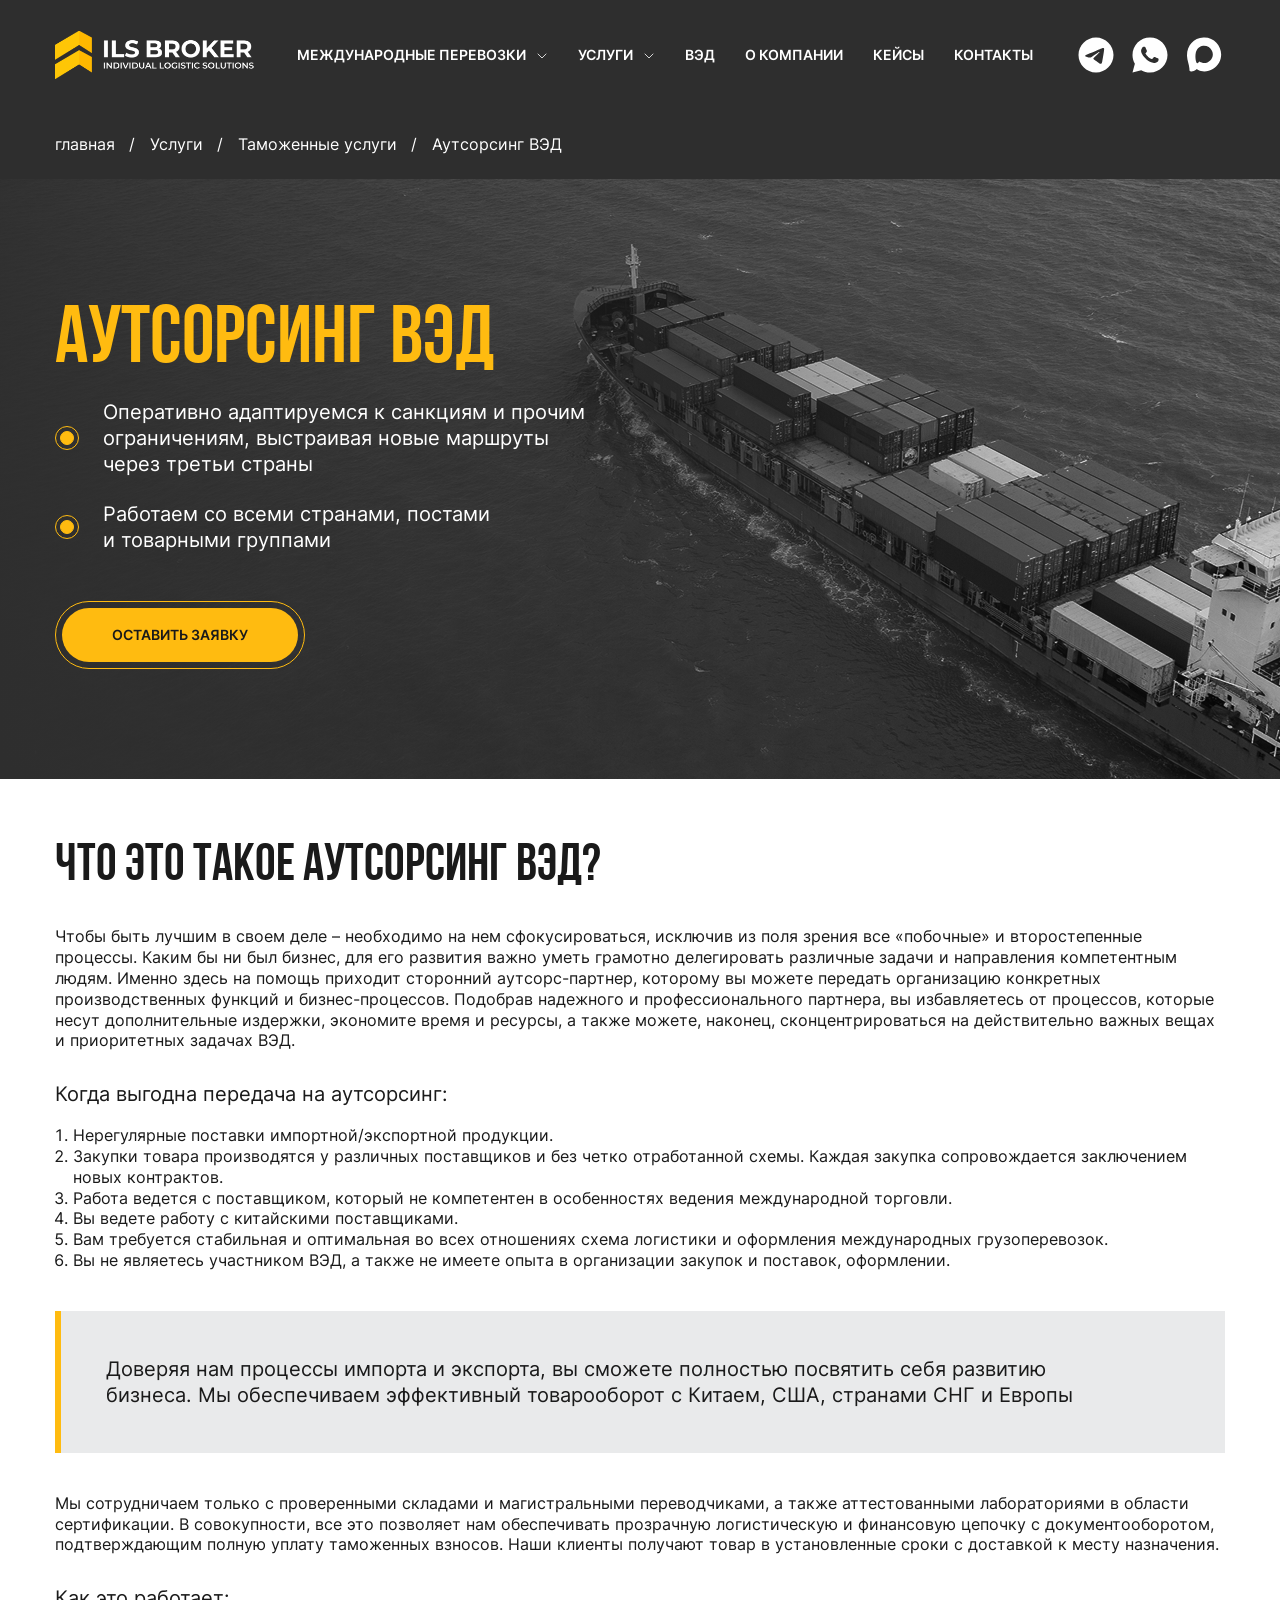
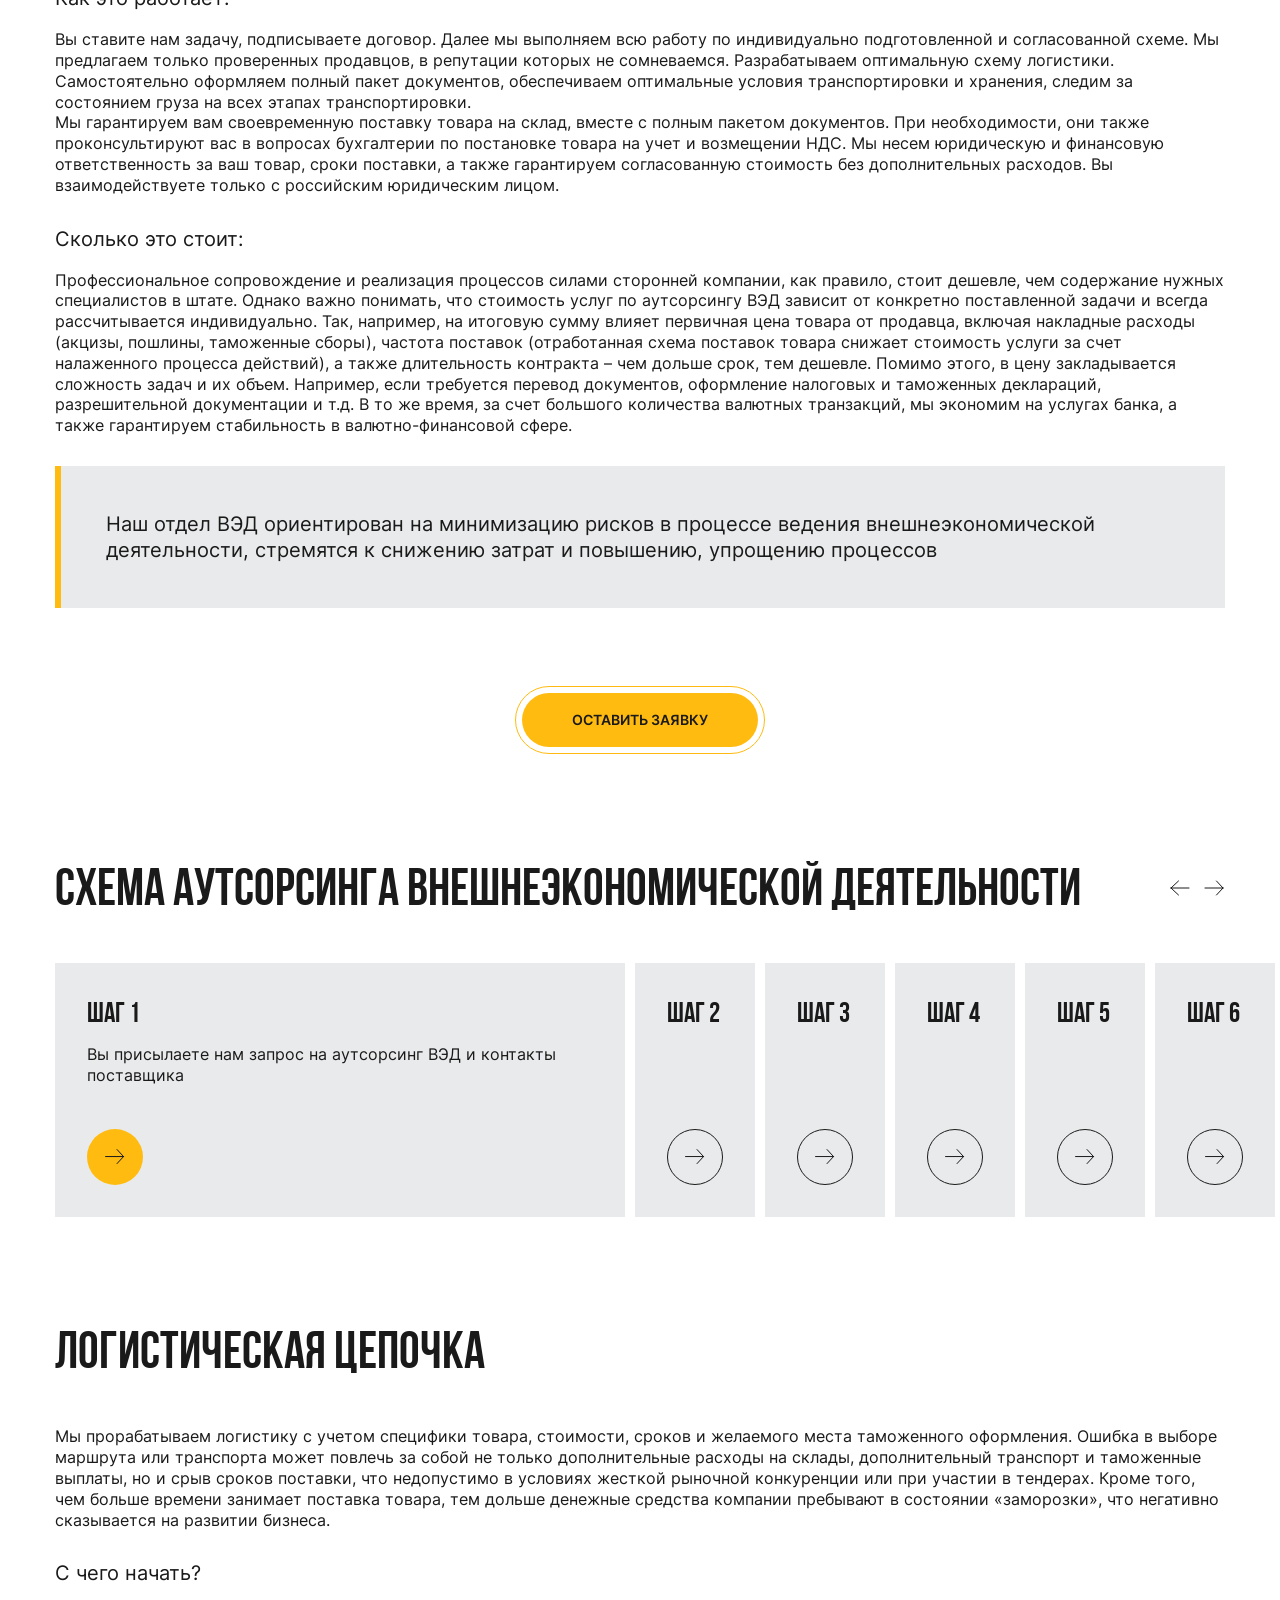
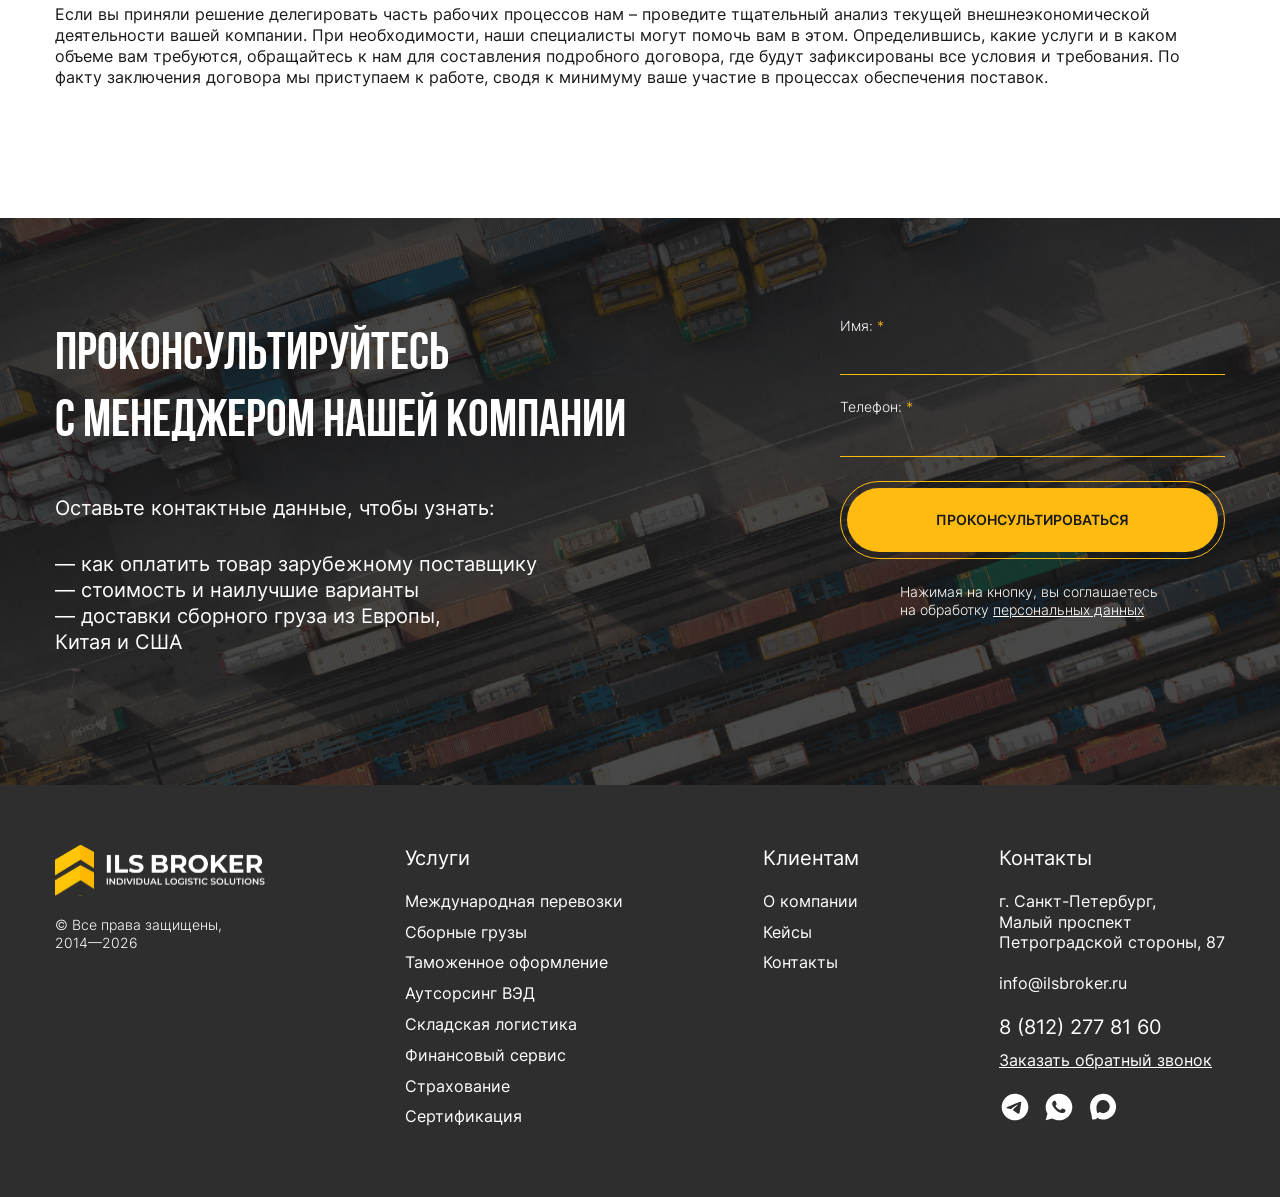
<file: autsors.html>
<!DOCTYPE html>

<html lang="ru">

<head>
	<meta charset="utf-8" />
	<title>autsors</title>
	<meta name="description" content="" />
	<meta http-equiv="X-UA-Compatible" content="IE=edge" />
	<meta name="viewport" content="width=device-width, initial-scale=1.0, maximum-scale=1.0, user-scalable=no">
    

    <link rel="stylesheet" href="css/fontawesome-all.css" />
    <link rel="stylesheet" href="css/slick.css" />
    <link rel="stylesheet" href="css/slick-theme.css" />
    <link rel="stylesheet" href="css/jquery.fancybox.css" />
    <link rel="stylesheet" href="css/swiper-bundle.min.css" />
    <link rel="stylesheet" href="css/fonts.css" />
    <link rel="stylesheet" href="css/reset.css" />
    <link rel="stylesheet" href="css/style.css" />
    <link rel="stylesheet" href="css/media.css" />
	
	

</head>
<body>

    
    
    <!-- HEADER
    ================================= -->
    <div class="header header_inner">
        <div class="in">
            <div class="container">
                <div class="cols">
                    <div class="col">
                        <div class="burger show1200"></div>
                        <div class="logo">
                            <a href="">
                                <img src="img/header/logo.svg" alt="">
                            </a>
                        </div>
                    </div>
                    <div class="col hidd1200">
                        <div class="nav">
                            <ul>
                                <li><a href="">Международные перевозки <i></i></a>
                                    <ul>
                                        <li><a href="">Азиатское направление</a></li>
                                        <li><a href="">Европейское направление</a></li>
                                        <li><a href="">Виды перевозок</a></li>
                                    </ul>
                                </li>
                                <li><a href="">Услуги <i></i></a>
                                    <ul>
                                        <li><a href="">Международная перевозка</a></li>
                                        <li><a href="">Сборные грузы</a></li>
                                        <li><a href="">Таможенное оформление</a></li>
                                        <li><a href="">Аутсорсинг ВЭД</a></li>
                                        <li><a href="">Складская логистика</a></li>
                                        <li><a href="">Финансовый сервис</a></li>
                                        <li><a href="">Страхование</a></li>
                                        <li><a href="">Сертификация</a></li>
                                    </ul>
                                </li>
                                <li><a href="">ВЭД</a></li>
                                <li><a href="">О компании</a></li>
                                <li><a href="">Кейсы</a></li>
                                <li><a href="">Контакты</a></li>
                            </ul>
                        </div>
                    </div>
                    <div class="col">
                        <div class="social hidd1200">
                            <div class="social__item">
                                <a href="" class="tg_w hover"></a>
                            </div>
                            <div class="social__item">
                                <a href="" class="wh_w hover"></a>
                            </div>
                            <div class="social__item">
                                <a href="" class="max_w hover"></a>
                            </div>
                        </div>
                        <div class="phone-mob show1200"></div>
                    </div>
                </div>
            </div>
        </div>
        <div class="menu-mob">
            <div class="nav-mob">
                <div class="nav-mob__level-1">
                    <ul>
                        <li><a href="" class="open-1" data-openid_1="level-2_1">Международные перевозки <i></i></a></li>
                        <li><a href="" class="open-1" data-openid_1="level-2_2">Услуги <i></i></a></li>
                        <li><a href="">ВЭД</a></li>
                        <li><a href="">О компании</a></li>
                        <li><a href="">Кейсы</a></li>
                        <li><a href="">Контакты</a></li>                                          
                    </ul>
                </div>
                <div class="nav-mob__level-2" id="level-2_1">
                    <div class="level-back level-back-1"><i></i> Международные перевозки</div>
                    <ul>
                        <li><a href="">Азиатское направление</a></li>
                        <li><a href="">Европейское направление</a></li>
                        <li><a href="">Виды перевозок</a></li>
                    </ul>
                </div>
                <div class="nav-mob__level-2" id="level-2_2">
                    <div class="level-back level-back-1"><i></i> Услуги</div>
                    <ul>
                        <li><a href="">Международная перевозка</a></li>
                        <li><a href="">Сборные грузы</a></li>
                        <li><a href="">Таможенное оформление</a></li>
                        <li><a href="">Аутсорсинг ВЭД</a></li>
                        <li><a href="">Складская логистика</a></li>
                        <li><a href="">Финансовый сервис</a></li>
                        <li><a href="">Страхование</a></li>
                        <li><a href="">Сертификация</a></li>
                    </ul>
                </div>
            </div> 
            <div class="bottom">
                <div class="soc-mob">
                    <div class="soc-mob__item">
                        <a href="">WhatsApp</a>
                    </div>
                    <div class="soc-mob__item">
                        <a href="">Telegram</a>
                    </div>
                    <div class="soc-mob__item">
                        <a href="">MAX</a>
                    </div>
                </div>
            </div>                       
        </div>

    </div>

    <!-- CONTENT
    ================================= -->
    <div class="content">
        <div class="content__top hidd1200">
            <div class="container">
                <div class="breadcrumbs">
                    <ul>
                        <li><a href="">главная</a></li>
                        <li><a href="">Услуги</a></li>
                        <li><a href="">Таможенные услуги</a></li>
                        <li>Аутсорсинг ВЭД</li>
                    </ul>                
                </div>
            </div>
        </div>
        <div class="topping">
            <div class="pic">
                <img src="img/topping/pic_2.jpg" alt="">
            </div>
            <div class="container">
                <div class="in">
                    <div class="vert">
                        <h1 class="title"><span>Аутсорсинг ВЭД</span></h1>
                        <ul class="cir-list">
                            <li>Оперативно адаптируемся к санкциям и прочим<br> ограничениям, выстраивая новые маршруты<br> через третьи страны</li>
                            <li>Работаем со всеми странами, постами<br> и товарными группами</li>
                        </ul>
                        <a href="#popup" data-fancybox data-options='{"touch" : false}' class="btn btn-yellow md"><span>Оставить заявку</span></a>
                    </div>
                </div>
            </div>
        </div>
        <div class="content__body">
            <div class="container">
                <div class="des">
                    <h2>Что это такое аутсорсинг ВЭД?</h2>
                    <p>Чтобы быть лучшим в своем деле – необходимо на нем сфокусироваться, исключив из поля зрения все «побочные» и второстепенные процессы. Каким бы ни был бизнес, для его развития важно уметь грамотно делегировать различные задачи и направления компетентным людям.
                    Именно здесь на помощь приходит сторонний аутсорс-партнер, которому вы можете передать организацию конкретных производственных функций и бизнес-процессов. Подобрав надежного и профессионального партнера, вы избавляетесь от процессов, которые несут дополнительные издержки, экономите время и ресурсы, а также можете, наконец, сконцентрироваться на действительно важных вещах и приоритетных задачах ВЭД.</p>
                    <h3>Когда выгодна передача на аутсорсинг:</h3>
                    <ol>
                        <li>Нерегулярные поставки импортной/экспортной продукции.</li>
                        <li>Закупки товара производятся у различных поставщиков и без четко отработанной схемы. Каждая закупка сопровождается заключением новых контрактов.</li>
                        <li>Работа ведется с поставщиком, который не компетентен в особенностях ведения международной торговли.</li>
                        <li>Вы ведете работу с китайскими поставщиками.</li>
                        <li>Вам требуется стабильная и оптимальная во всех отношениях схема логистики и оформления международных грузоперевозок.</li>
                        <li>Вы не являетесь участником ВЭД, а также не имеете опыта в организации закупок и поставок, оформлении.</li>
                    </ol>
                    <div class="quote">Доверяя нам процессы импорта и экспорта, вы сможете полностью посвятить себя развитию бизнеса. Мы обеспечиваем эффективный товарооборот с Китаем, США, странами СНГ и Европы</div>
                    <p>Мы сотрудничаем только с проверенными складами и магистральными переводчиками, а также аттестованными лабораториями в области сертификации. В совокупности, все это позволяет нам обеспечивать прозрачную логистическую и финансовую цепочку с документооборотом, подтверждающим полную уплату таможенных взносов. Наши клиенты получают товар в установленные сроки с доставкой к месту назначения.</p>
                    <h3>Как это работает:</h3>
                    <p>Вы ставите нам задачу, подписываете договор. Далее мы выполняем всю работу по индивидуально подготовленной и согласованной схеме. Мы предлагаем только проверенных продавцов, в репутации которых не сомневаемся. Разрабатываем оптимальную схему логистики. Самостоятельно оформляем полный пакет документов, обеспечиваем оптимальные условия транспортировки и хранения, следим за состоянием груза на всех этапах транспортировки.<br>
                    Мы гарантируем вам своевременную поставку товара на склад, вместе с полным пакетом документов. При необходимости, они также проконсультируют вас в вопросах бухгалтерии по постановке товара на учет и возмещении НДС. Мы несем юридическую и финансовую ответственность за ваш товар, сроки поставки, а также гарантируем согласованную стоимость без дополнительных расходов. Вы взаимодействуете только с российским юридическим лицом.</p>
                    <h3>Сколько это стоит:</h3>
                    <p>Профессиональное сопровождение и реализация процессов силами сторонней компании, как правило, стоит дешевле, чем содержание нужных специалистов в штате. Однако важно понимать, что стоимость услуг по аутсорсингу ВЭД зависит от конкретно поставленной задачи и всегда рассчитывается индивидуально. Так, например, на итоговую сумму влияет первичная цена товара от продавца, включая накладные расходы (акцизы, пошлины, таможенные сборы), частота поставок (отработанная схема поставок товара снижает стоимость услуги за счет налаженного процесса действий), а также длительность контракта – чем дольше срок, тем дешевле. Помимо этого, в цену закладывается сложность задач и их объем. Например, если требуется перевод документов, оформление налоговых и таможенных деклараций, разрешительной документации и т.д. В то же время, за счет большого количества валютных транзакций, мы экономим на услугах банка, а также гарантируем стабильность в валютно-финансовой сфере.</p>
                    <div class="quote">Наш отдел ВЭД ориентирован на минимизацию рисков в процессе ведения внешнеэкономической деятельности, стремятся к снижению затрат и повышению, упрощению процессов</div>
                </div>
                <div class="flex-bot">
                    <a href="#popup" data-fancybox data-options='{"touch" : false}' class="btn btn-yellow md">
                        <span>Оставить заявку</span>
                    </a>
                </div>
                

            </div>
        </div>
    </div>

    <!-- STAGE
    ================================= -->
    <div class="section section-top-0 section-bottom overflow-hidden">
        <div class="container">
            <div class="b-head">
                <div class="cols">
                    <div class="col">
                        <h2 class="title-block">Схема аутсорсинга внешнеэкономической деятельности</h2>
                    </div>
                    <div class="col hidd1200">
                        <div class="arrow-append">
                            <!--<div class="swiper-button-next" id="swiper-button-next_2"></div>
                            <div class="swiper-button-prev" id="swiper-button-prev_2"></div> -->
                            <button class="simple-slider__prev" id="prevSlide"></button>
                            <button class="simple-slider__next" id="nextSlide"></button>
                        </div>
                    </div>
                </div>
            </div>            
            

            <div class="stage stage-des hidd1200">
                <div class="simple-slider">
                    <div class="simple-slider__container">
                        <div class="simple-slider__track" id="track">
                            <div class="simple-slide">
                                <div class="item">
                                    <div class="in">
                                        <div class="title">ШАГ 1</div>
                                        <p>Вы присылаете нам запрос на аутсорсинг ВЭД и контакты поставщика</p>
                                        <div class="arrow"></div>
                                    </div>
                                </div>
                            </div>
                            <div class="simple-slide">
                                <div class="item">
                                    <div class="in">
                                        <div class="title">ШАГ 2</div>
                                        <p>Мы связываемся с поставщиком и согласовываем все детали поставки</p>
                                        <div class="arrow"></div>
                                    </div>
                                </div>
                            </div>
                            <div class="simple-slide">
                                <div class="item">
                                    <div class="in">
                                        <div class="title">ШАГ 3</div>
                                        <p>Подготавливаем для вас комплексное предложение с учетом всех затрат (сертификация, логистика, таможенное оформление)</p>
                                        <div class="arrow"></div>
                                    </div>
                                </div>
                            </div>
                            <div class="simple-slide">
                                <div class="item">
                                    <div class="in">
                                        <div class="title">ШАГ 4</div>
                                        <p>Заключаем с вами контракт и подписываем спецификацию</p>
                                        <div class="arrow"></div>
                                    </div>
                                </div>
                            </div>
                            <div class="simple-slide">
                                <div class="item">
                                    <div class="in">
                                        <div class="title">ШАГ 5</div>
                                        <p>Заключаем внешнеторговый контракт с поставщиком и вносим предоплату за товар</p>
                                        <div class="arrow"></div>
                                    </div>
                                </div>
                            </div>
                            <div class="simple-slide">
                                <div class="item">
                                    <div class="in">
                                        <div class="title">ШАГ 6</div>
                                        <p>Контролируем процесс производства</p>
                                        <div class="arrow"></div>
                                    </div>
                                </div>
                            </div>
                            <div class="simple-slide">
                                <div class="item">
                                    <div class="in">
                                        <div class="title">ШАГ 7</div>
                                        <p>Организовываем и осуществляем международную доставку груза и контролируем ее на всех этапах</p>
                                        <div class="arrow"></div>
                                    </div>
                                </div>
                            </div>
                            <div class="simple-slide">
                                <div class="item">
                                    <div class="in">
                                        <div class="title">ШАГ 8</div>
                                        <p>Комплектуем полный пакет документов для ускоренной таможенной очистки товара</p>
                                        <div class="arrow"></div>
                                    </div>
                                </div>
                            </div>
                            <div class="simple-slide">
                                <div class="item">
                                    <div class="in">
                                        <div class="title">ШАГ 9</div>
                                        <p>Комплектуем полный пакет документов для ускоренной таможенной очистки товара</p>
                                        <div class="arrow"></div>
                                    </div>
                                </div>
                            </div>
                            <div class="simple-slide">
                                <div class="item">
                                    <div class="in">
                                        <div class="title">ШАГ 10</div>
                                        <p>Передаем вам товар на вашем складе</p>
                                        <div class="arrow"></div>
                                    </div>
                                </div>
                            </div>
                        </div>
                    </div>
                  
                </div>
            </div>

            <div class="stage show1200">
                <div class="items">
                    <div class="item">
                        <div class="in">
                            <div class="title">ШАГ 1</div>
                            <p>Вы присылаете нам запрос на аутсорсинг ВЭД и контакты поставщика</p>
                        </div>
                    </div>
                    <div class="item">
                        <div class="in">
                            <div class="title">ШАГ 2</div>
                            <p>Мы связываемся с поставщиком и согласовываем все детали поставки</p>
                        </div>
                    </div>
                    <div class="item">
                        <div class="in">
                            <div class="title">ШАГ 3</div>
                            <p>Подготавливаем для вас комплексное предложение с учетом всех затрат (сертификация, логистика, таможенное оформление)</p>
                        </div>
                    </div>
                    <div class="item">
                        <div class="in">
                            <div class="title">ШАГ 4</div>
                            <p>Заключаем с вами контракт и подписываем спецификацию</p>
                        </div>
                    </div>
                    <div class="item">
                        <div class="in">
                            <div class="title">ШАГ 5</div>
                            <p>Заключаем внешнеторговый контракт с поставщиком и вносим предоплату за товар</p>
                        </div>
                    </div>
                    <div class="item">
                        <div class="in">
                            <div class="title">ШАГ 6</div>
                            <p>Контролируем процесс производства</p>
                        </div>
                    </div>
                    <div class="item">
                        <div class="in">
                            <div class="title">ШАГ 7</div>
                            <p>Организовываем и осуществляем международную доставку груза и контролируем ее на всех этапах</p>
                        </div>
                    </div>
                    <div class="item">
                        <div class="in">
                            <div class="title">ШАГ 8</div>
                            <p>Комплектуем полный пакет документов для ускоренной таможенной очистки товара</p>
                        </div>
                    </div>
                    <div class="item">
                        <div class="in">
                            <div class="title">ШАГ 9</div>
                            <p>Комплектуем полный пакет документов для ускоренной таможенной очистки товара</p>
                        </div>
                    </div>
                    <div class="item">
                        <div class="in">
                            <div class="title">ШАГ 10</div>
                            <p>Передаем вам товар на вашем складе</p>
                        </div>
                    </div>
                </div>
            </div>

        </div>
    </div>

    <!-- DES
    ================================= -->
    <div class="section section-top-0 section-bottom">
        <div class="container">
            <div class="des">
                <h2 class="title-block">Логистическая цепочка</h2>
                <p>Мы прорабатываем логистику с учетом специфики товара, стоимости, сроков и желаемого места таможенного оформления. Ошибка в выборе маршрута или транспорта может повлечь за собой не только дополнительные расходы на склады, дополнительный транспорт и таможенные выплаты, но и срыв сроков поставки, что недопустимо в условиях жесткой рыночной конкуренции или при участии в тендерах. Кроме того, чем больше времени занимает поставка товара, тем дольше денежные средства компании пребывают в состоянии «заморозки», что негативно сказывается на развитии бизнеса.</p>
                <h3>С чего начать?</h3>
                <p>Если вы приняли решение делегировать часть рабочих процессов нам – проведите тщательный анализ текущей внешнеэкономической деятельности вашей компании. При необходимости, наши специалисты могут помочь вам в этом. Определившись, какие услуги и в каком объеме вам требуются, обращайтесь к нам для составления подробного договора, где будут зафиксированы все условия и требования. По факту заключения договора мы приступаем к работе, сводя к минимуму ваше участие в процессах обеспечения поставок.</p>
            </div>
        </div>
    </div>

    <!-- ACTION
    ================================= -->
    <div class="action bg">
        <div class="container">
            <div class="action__cols">
                <div class="action__left">
                    <h2 class="title-block white">Проконсультируйтесь<br> с менеджером нашей компании</h2>
                    <p>Оставьте контактные данные, чтобы узнать:</p>
                    <p>— как оплатить товар зарубежному поставщику<br> — стоимость и наилучшие варианты<br> — доставки сборного груза из Европы,<br> Китая и США</p>
                </div>
                <div class="action__right">
                    <form class="action__form">
                        <div class="form-group">
                            <label class="label">Имя: <span>*</span></label>
                            <input type="text" name="" placeholder="">
                        </div>
                        <div class="form-group">
                            <label class="label">Телефон: <span>*</span></label>
                            <input class="mask" type="text" name="" placeholder="">
                        </div>
                        <button class="btn btn-yellow w100"><span>проконсультироваться</span></button>
                        <div class="agree">Нажимая на кнопку, вы соглашаетесь на обработку <a href="">персональных данных</a></div>
                    </form>
                </div>
            </div>
        </div>
    </div>

  
    <!-- FOOTER
    ================================= -->
    <div class="footer">
        <div class="container">
            <div class="cols">
                <div class="col">
                    <div class="logo">
                        <a href="">
                            <img src="img/footer/logo.svg" alt="">                            
                        </a>
                    </div>
                    <div class="copyrights hidd1200">© Все права защищены,<br>  2014—2026</div>
                    <div class="footer__phone mob show1200">
                        <a href="">8 (812) 277 81 60</a>
                    </div>
                </div>
                <div class="col">
                    <div class="subtitle">Услуги</div>
                    <div class="footer__full">
                        <ul class="footer-nav">
                            <li><a href="">Международная перевозки</a></li>                            
                            <li><a href="">Сборные грузы</a></li>
                            <li><a href="">Таможенное оформление</a></li>
                            <li><a href="">Аутсорсинг ВЭД</a></li>
                            <li><a href="">Складская логистика</a></li>
                            <li><a href="">Финансовый сервис</a></li>
                            <li><a href="">Страхование</a></li>
                            <li><a href="">Сертификация</a></li>
                        </ul>
                    </div>
                </div>
                <div class="col">
                    <div class="subtitle">Клиентам</div>
                    <div class="footer__full">
                        <ul class="footer-nav">
                            <li><a href="">О компании</a></li>                            
                            <li><a href="">Кейсы</a></li>  
                            <li><a href="">Контакты</a></li>  
                        </ul>
                    </div>
                </div>
                <div class="col">
                    <div class="subtitle">Контакты</div>
                    <div class="footer__full">
                        <div class="footer__place">г. Санкт-Петербург,<br> Малый проспект<br> Петроградской стороны, 87</div>
                        <div class="footer__mail">
                            <a href="">info@ilsbroker.ru</a>
                        </div>
                        <div class="footer__phone">
                            <a href="">8 (812) 277 81 60</a>
                        </div>
                        <div class="footer__callback">
                            <a href="#popup" data-fancybox data-options='{"touch" : false}'>Заказать обратный звонок</a>
                        </div>
                        <div class="social">
                            <div class="social__item sm">
                                <a href="" class="tg_w hover"></a>
                            </div>
                            <div class="social__item sm">
                                <a href="" class="wh_w hover"></a>
                            </div>
                            <div class="social__item sm">
                                <a href="" class="max_w hover"></a>
                            </div>
                        </div>
                    </div>
                </div>
            </div>
            <div class="copyrights show1200">© Все права защищены,  2014—2026</div>
        </div>
    </div>

    <!--popup-->
    <div style="display: none;" id="popup">
        <div class="popup">   
            <h2 class="popup__title">СДЕЛАЙТЕ ШАГ В МИР НАДЁЖНОЙ ЛОГИСТИКИ</h2>
            <p class="popup__text">Обращаясь в нашу компанию, вы можете быть уверены: все ваши потребности будут учтены, договорённости соблюдены, а средства сэкономлены. Будем рады проявить себя в деле!</p>
            <p class="popup__text big">Заполните форму, и наш менеджер свяжется с вами</p>
            <form class="action__form">
                <div class="form-group">
                    <label class="label">Имя: <span>*</span></label>
                    <input type="text" name="" placeholder="">
                </div>
                <div class="form-group">
                    <label class="label">Телефон: <span>*</span></label>
                    <input class="mask" type="text" name="" placeholder="">
                </div>
                <button class="btn btn-yellow w100"><span>проконсультироваться</span></button>
                <div class="agree">Нажимая на кнопку, вы соглашаетесь на обработку <a href="">персональных данных</a></div>
            </form>
        </div>  
    </div>
      
    <a class="up-page" href="#"></a>
    
    
    
    <script src="libs/jquery-3.7.1.min.js"></script>
    <script src="libs/jquery.fancybox.js"></script>
    <script src="libs/slick.min.js"></script> 
    <script src="libs/swiper-bundle.min.js"></script> 
    <script src="libs/jquery.maskedinput.js"></script>
    <script src="js/common.js"></script>
 

   
    
</body>
</html>
</file>
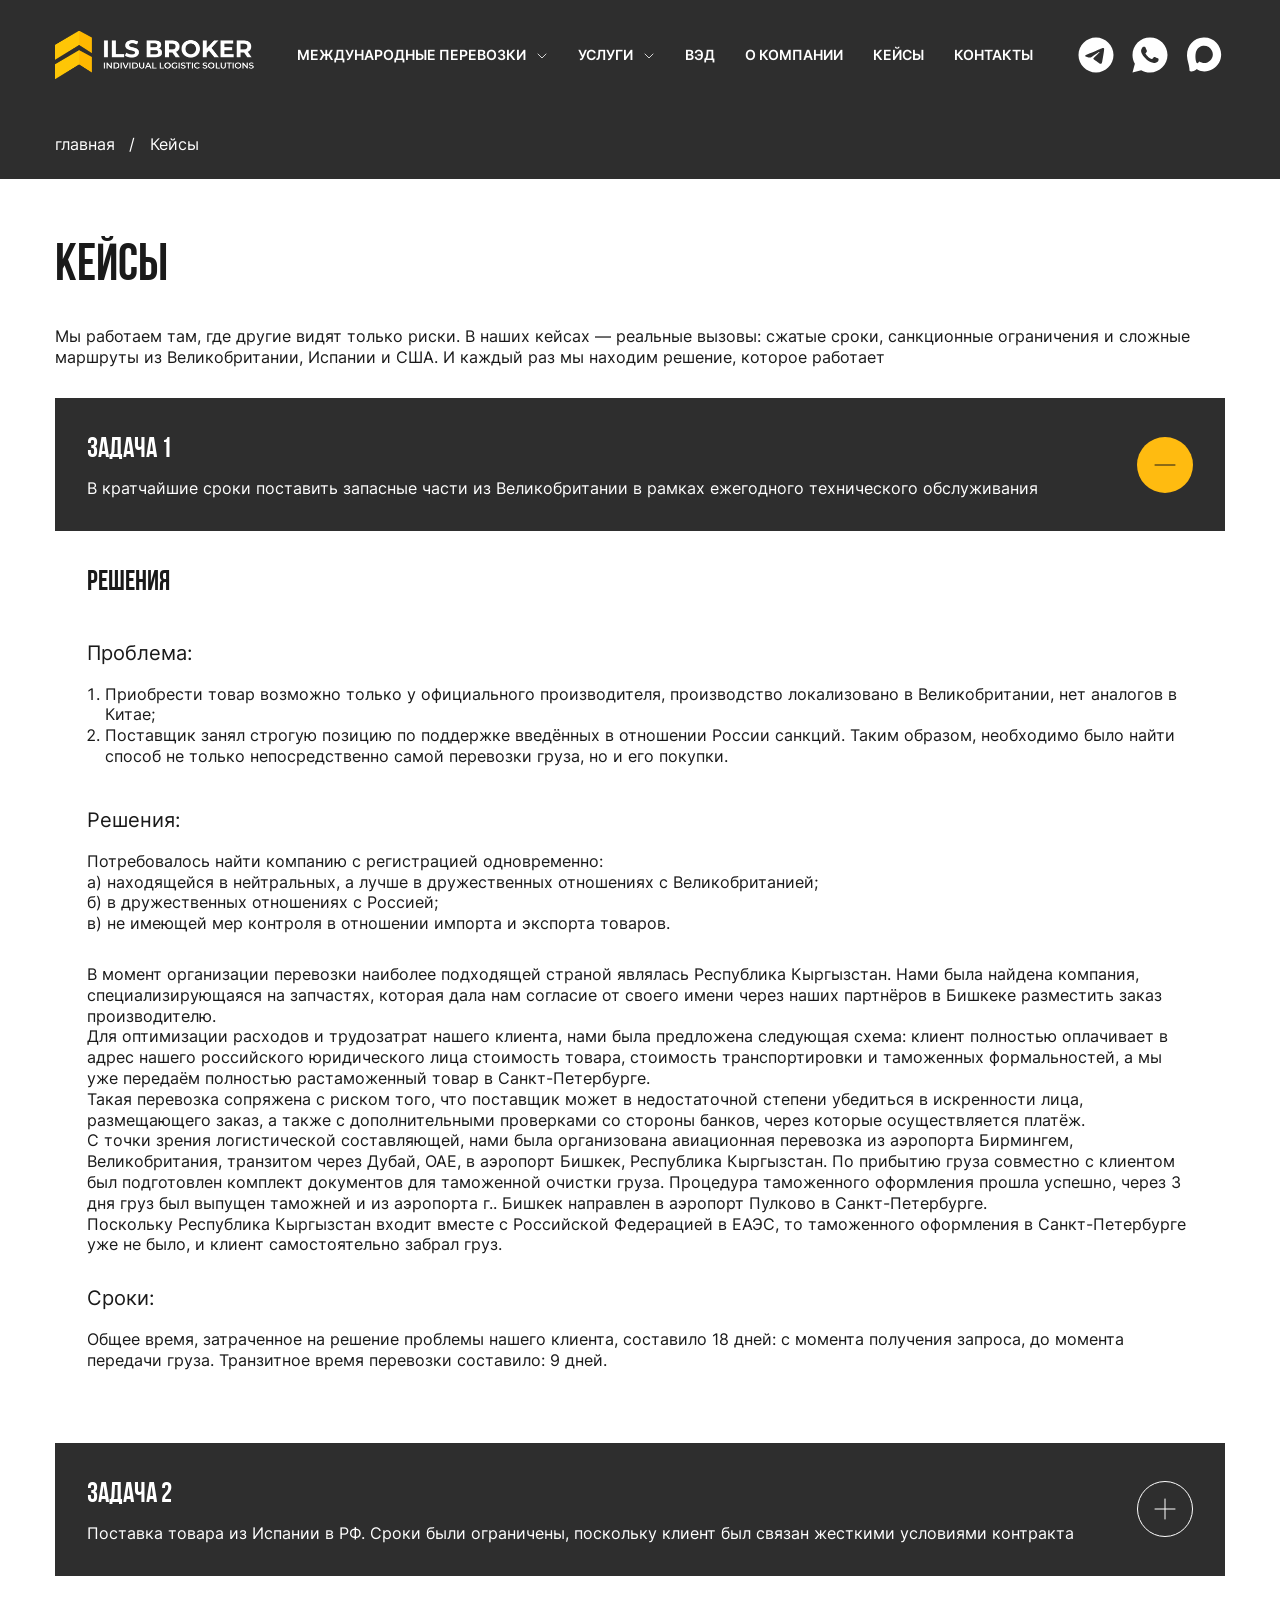
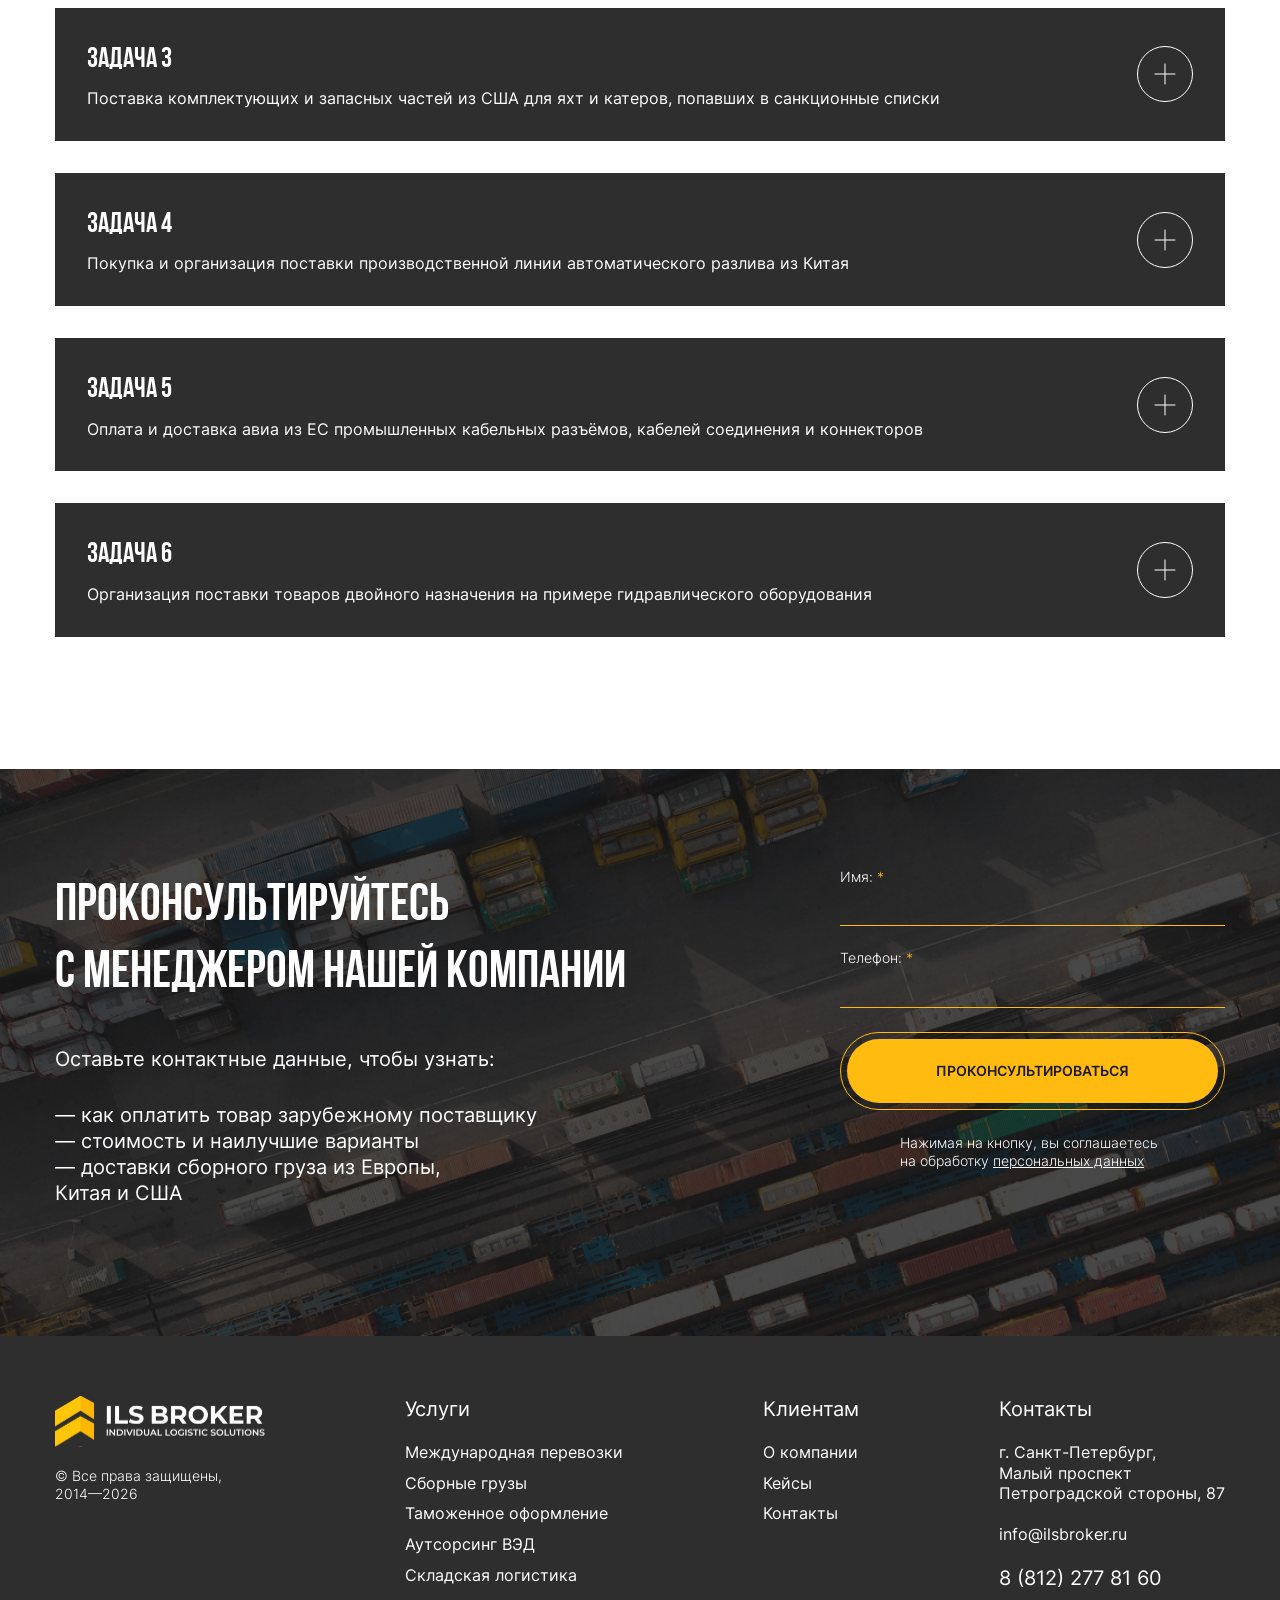
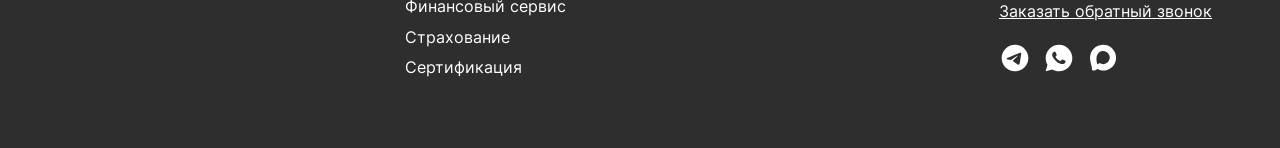
<file: cases.html>
<!DOCTYPE html>

<html lang="ru">

<head>
	<meta charset="utf-8" />
	<title>cases</title>
	<meta name="description" content="" />
	<meta http-equiv="X-UA-Compatible" content="IE=edge" />
	<meta name="viewport" content="width=device-width, initial-scale=1.0, maximum-scale=1.0, user-scalable=no">
    

    <link rel="stylesheet" href="css/fontawesome-all.css" />
    <link rel="stylesheet" href="css/slick.css" />
    <link rel="stylesheet" href="css/slick-theme.css" />
    <link rel="stylesheet" href="css/jquery.fancybox.css" />
    <link rel="stylesheet" href="css/swiper-bundle.min.css" />
    <link rel="stylesheet" href="css/fonts.css" />
    <link rel="stylesheet" href="css/reset.css" />
    <link rel="stylesheet" href="css/style.css" />
    <link rel="stylesheet" href="css/media.css" />
	
	

</head>
<body>

    
    
    <!-- HEADER
    ================================= -->
    <div class="header header_inner">
        <div class="in">
            <div class="container">
                <div class="cols">
                    <div class="col">
                        <div class="burger show1200"></div>
                        <div class="logo">
                            <a href="">
                                <img src="img/header/logo.svg" alt="">
                            </a>
                        </div>
                    </div>
                    <div class="col hidd1200">
                        <div class="nav">
                            <ul>
                                <li><a href="">Международные перевозки <i></i></a>
                                    <ul>
                                        <li><a href="">Азиатское направление</a></li>
                                        <li><a href="">Европейское направление</a></li>
                                        <li><a href="">Виды перевозок</a></li>
                                    </ul>
                                </li>
                                <li><a href="">Услуги <i></i></a>
                                    <ul>
                                        <li><a href="">Международная перевозка</a></li>
                                        <li><a href="">Сборные грузы</a></li>
                                        <li><a href="">Таможенное оформление</a></li>
                                        <li><a href="">Аутсорсинг ВЭД</a></li>
                                        <li><a href="">Складская логистика</a></li>
                                        <li><a href="">Финансовый сервис</a></li>
                                        <li><a href="">Страхование</a></li>
                                        <li><a href="">Сертификация</a></li>
                                    </ul>
                                </li>
                                <li><a href="">ВЭД</a></li>
                                <li><a href="">О компании</a></li>
                                <li><a href="">Кейсы</a></li>
                                <li><a href="">Контакты</a></li>
                            </ul>
                        </div>
                    </div>
                    <div class="col">
                        <div class="social hidd1200">
                            <div class="social__item">
                                <a href="" class="tg_w hover"></a>
                            </div>
                            <div class="social__item">
                                <a href="" class="wh_w hover"></a>
                            </div>
                            <div class="social__item">
                                <a href="" class="max_w hover"></a>
                            </div>
                        </div>
                        <div class="phone-mob show1200"></div>
                    </div>
                </div>
            </div>
        </div>
        <div class="menu-mob">
            <div class="nav-mob">
                <div class="nav-mob__level-1">
                    <ul>
                        <li><a href="" class="open-1" data-openid_1="level-2_1">Международные перевозки <i></i></a></li>
                        <li><a href="" class="open-1" data-openid_1="level-2_2">Услуги <i></i></a></li>
                        <li><a href="">ВЭД</a></li>
                        <li><a href="">О компании</a></li>
                        <li><a href="">Кейсы</a></li>
                        <li><a href="">Контакты</a></li>                                          
                    </ul>
                </div>
                <div class="nav-mob__level-2" id="level-2_1">
                    <div class="level-back level-back-1"><i></i> Международные перевозки</div>
                    <ul>
                        <li><a href="">Азиатское направление</a></li>
                        <li><a href="">Европейское направление</a></li>
                        <li><a href="">Виды перевозок</a></li>
                    </ul>
                </div>
                <div class="nav-mob__level-2" id="level-2_2">
                    <div class="level-back level-back-1"><i></i> Услуги</div>
                    <ul>
                        <li><a href="">Международная перевозка</a></li>
                        <li><a href="">Сборные грузы</a></li>
                        <li><a href="">Таможенное оформление</a></li>
                        <li><a href="">Аутсорсинг ВЭД</a></li>
                        <li><a href="">Складская логистика</a></li>
                        <li><a href="">Финансовый сервис</a></li>
                        <li><a href="">Страхование</a></li>
                        <li><a href="">Сертификация</a></li>
                    </ul>
                </div>
            </div> 
            <div class="bottom">
                <div class="soc-mob">
                    <div class="soc-mob__item">
                        <a href="">WhatsApp</a>
                    </div>
                    <div class="soc-mob__item">
                        <a href="">Telegram</a>
                    </div>
                    <div class="soc-mob__item">
                        <a href="">MAX</a>
                    </div>
                </div>
            </div>                       
        </div>

    </div>

    <!-- CONTENT
    ================================= -->
    <div class="content">
        <div class="content__top hidd1200">
            <div class="container">
                <div class="breadcrumbs">
                    <ul>
                        <li><a href="">главная</a></li>
                        <li>Кейсы</li>
                    </ul>                
                </div>
            </div>
        </div>
        
        <div class="content__body">
            <div class="container">
                <div class="des">
                    <h1>Кейсы</h1>
                    <p>Мы работаем там, где другие видят только риски. В наших кейсах — реальные вызовы: сжатые сроки, санкционные ограничения и сложные маршруты из Великобритании, Испании и США. И каждый раз мы находим решение, которое работает</p>
                </div>
                <div class="acc">
                    <div class="acc__item active">
                        <div class="acc__top">
                            <div class="left">
                                <div class="title">Задача 1</div>
                                <p>В кратчайшие сроки поставить запасные части из Великобритании в рамках ежегодного технического обслуживания</p>
                            </div>
                            <i></i>
                        </div>
                        <div class="acc__full" style="display: block;">
                            <div class="subtitle">решения</div>
                            <h3>Проблема:</h3>
                            <ol>
                                <li>Приобрести товар возможно только у официального производителя, производство локализовано в Великобритании, нет аналогов в Китае;</li>
                                <li>Поставщик занял строгую позицию по поддержке введённых в отношении России санкций. Таким образом, необходимо было найти способ не только непосредственно самой перевозки груза, но и его покупки.</li>
                            </ol>
                            <h3>Решения:</h3>
                            <p>Потребовалось найти компанию с регистрацией одновременно:<br> 
                            а) находящейся в нейтральных, а лучше в дружественных отношениях с Великобританией;<br> 
                            б) в дружественных отношениях с Россией;<br> 
                            в) не имеющей мер контроля в отношении импорта и экспорта товаров.</p>
                            <p>
                            В момент организации перевозки наиболее подходящей страной являлась Республика Кыргызстан. Нами была найдена компания, специализирующаяся на запчастях, которая дала нам согласие от своего имени через наших партнёров в Бишкеке разместить заказ производителю.<br>
                            Для оптимизации расходов и трудозатрат нашего клиента, нами была предложена следующая схема: клиент полностью оплачивает в адрес нашего российского юридического лица стоимость товара, стоимость транспортировки и таможенных формальностей, а мы уже передаём полностью растаможенный товар в Санкт-Петербурге.<br>
                            Такая перевозка сопряжена с риском того, что поставщик может в недостаточной степени убедиться в искренности лица, размещающего заказ, а также с дополнительными проверками со стороны банков, через которые осуществляется платёж.<br>
                            С точки зрения логистической составляющей, нами была организована авиационная перевозка из аэропорта Бирмингем, Великобритания, транзитом через Дубай, ОАЕ, в аэропорт Бишкек, Республика Кыргызстан. По прибытию груза совместно с клиентом был подготовлен комплект документов для таможенной очистки груза.
                            Процедура таможенного оформления прошла успешно, через 3 дня груз был выпущен таможней и из аэропорта г.. Бишкек направлен в аэропорт Пулково в Санкт-Петербурге.<br>
                            Поскольку Республика Кыргызстан входит вместе с Российской Федерацией в ЕАЭС, то таможенного оформления в Санкт-Петербурге уже не было, и клиент самостоятельно забрал груз.</p>
                            <h3>Сроки:</h3>
                            <p>Общее время, затраченное на решение проблемы нашего клиента, составило 18 дней: с момента получения запроса, до момента передачи груза. Транзитное время перевозки составило: 9 дней.</p>
                        </div>
                    </div>
                    <div class="acc__item">
                        <div class="acc__top">
                            <div class="left">
                                <div class="title">Задача 2</div>
                                <p>Поставка товара из Испании в РФ. Сроки были ограничены, поскольку клиент был связан жесткими условиями контракта</p>
                            </div>
                            <i></i>
                        </div>
                        <div class="acc__full">
                            <div class="subtitle">решения</div>
                            <h3>Проблема:</h3>
                            <ol>
                                <li>Приобрести товар возможно только у официального производителя, производство локализовано в Великобритании, нет аналогов в Китае;</li>
                                <li>Поставщик занял строгую позицию по поддержке введённых в отношении России санкций. Таким образом, необходимо было найти способ не только непосредственно самой перевозки груза, но и его покупки.</li>
                            </ol>
                            
                        </div>
                    </div>
                    <div class="acc__item">
                        <div class="acc__top">
                            <div class="left">
                                <div class="title">Задача 3</div>
                                <p>Поставка комплектующих и запасных частей из США для яхт и катеров, попавших в санкционные списки</p>
                            </div>
                            <i></i>
                        </div>
                        <div class="acc__full">
                            <div class="subtitle">решения</div>
                            <h3>Проблема:</h3>
                            <ol>
                                <li>Приобрести товар возможно только у официального производителя, производство локализовано в Великобритании, нет аналогов в Китае;</li>
                                <li>Поставщик занял строгую позицию по поддержке введённых в отношении России санкций. Таким образом, необходимо было найти способ не только непосредственно самой перевозки груза, но и его покупки.</li>
                            </ol>
                            
                        </div>
                    </div>
                    <div class="acc__item">
                        <div class="acc__top">
                            <div class="left">
                                <div class="title">Задача 4</div>
                                <p>Покупка и организация поставки производственной линии автоматического разлива из Китая</p>
                            </div>
                            <i></i>
                        </div>
                        <div class="acc__full">
                            <div class="subtitle">решения</div>
                            <h3>Проблема:</h3>
                            <ol>
                                <li>Приобрести товар возможно только у официального производителя, производство локализовано в Великобритании, нет аналогов в Китае;</li>
                                <li>Поставщик занял строгую позицию по поддержке введённых в отношении России санкций. Таким образом, необходимо было найти способ не только непосредственно самой перевозки груза, но и его покупки.</li>
                            </ol>
                            
                        </div>
                    </div>
                    <div class="acc__item">
                        <div class="acc__top">
                            <div class="left">
                                <div class="title">Задача 5</div>
                                <p>Оплата и доставка авиа из ЕС промышленных кабельных разъёмов, кабелей соединения и коннекторов</p>
                            </div>
                            <i></i>
                        </div>
                        <div class="acc__full">
                            <div class="subtitle">решения</div>
                            <h3>Проблема:</h3>
                            <ol>
                                <li>Приобрести товар возможно только у официального производителя, производство локализовано в Великобритании, нет аналогов в Китае;</li>
                                <li>Поставщик занял строгую позицию по поддержке введённых в отношении России санкций. Таким образом, необходимо было найти способ не только непосредственно самой перевозки груза, но и его покупки.</li>
                            </ol>
                            
                        </div>
                    </div>
                    <div class="acc__item">
                        <div class="acc__top">
                            <div class="left">
                                <div class="title">Задача 6</div>
                                <p>Организация поставки товаров двойного назначения на примере гидравлического оборудования</p>
                            </div>
                            <i></i>
                        </div>
                        <div class="acc__full">
                            <div class="subtitle">решения</div>
                            <h3>Проблема:</h3>
                            <ol>
                                <li>Приобрести товар возможно только у официального производителя, производство локализовано в Великобритании, нет аналогов в Китае;</li>
                                <li>Поставщик занял строгую позицию по поддержке введённых в отношении России санкций. Таким образом, необходимо было найти способ не только непосредственно самой перевозки груза, но и его покупки.</li>
                            </ol>
                            
                        </div>
                    </div>

                </div>

            </div>
        </div>
    </div>

    

    <!-- ACTION
    ================================= -->
    <div class="action bg">
        <div class="container">
            <div class="action__cols">
                <div class="action__left">
                    <h2 class="title-block white">Проконсультируйтесь<br> с менеджером нашей компании</h2>
                    <p>Оставьте контактные данные, чтобы узнать:</p>
                    <p>— как оплатить товар зарубежному поставщику<br> — стоимость и наилучшие варианты<br> — доставки сборного груза из Европы,<br> Китая и США</p>
                </div>
                <div class="action__right">
                    <form class="action__form">
                        <div class="form-group">
                            <label class="label">Имя: <span>*</span></label>
                            <input type="text" name="" placeholder="">
                        </div>
                        <div class="form-group">
                            <label class="label">Телефон: <span>*</span></label>
                            <input class="mask" type="text" name="" placeholder="">
                        </div>
                        <button class="btn btn-yellow w100"><span>проконсультироваться</span></button>
                        <div class="agree">Нажимая на кнопку, вы соглашаетесь на обработку <a href="">персональных данных</a></div>
                    </form>
                </div>
            </div>
        </div>
    </div>

  
    <!-- FOOTER
    ================================= -->
    <div class="footer">
        <div class="container">
            <div class="cols">
                <div class="col">
                    <div class="logo">
                        <a href="">
                            <img src="img/footer/logo.svg" alt="">                            
                        </a>
                    </div>
                    <div class="copyrights hidd1200">© Все права защищены,<br>  2014—2026</div>
                    <div class="footer__phone mob show1200">
                        <a href="">8 (812) 277 81 60</a>
                    </div>
                </div>
                <div class="col">
                    <div class="subtitle">Услуги</div>
                    <div class="footer__full">
                        <ul class="footer-nav">
                            <li><a href="">Международная перевозки</a></li>                            
                            <li><a href="">Сборные грузы</a></li>
                            <li><a href="">Таможенное оформление</a></li>
                            <li><a href="">Аутсорсинг ВЭД</a></li>
                            <li><a href="">Складская логистика</a></li>
                            <li><a href="">Финансовый сервис</a></li>
                            <li><a href="">Страхование</a></li>
                            <li><a href="">Сертификация</a></li>
                        </ul>
                    </div>
                </div>
                <div class="col">
                    <div class="subtitle">Клиентам</div>
                    <div class="footer__full">
                        <ul class="footer-nav">
                            <li><a href="">О компании</a></li>                            
                            <li><a href="">Кейсы</a></li>  
                            <li><a href="">Контакты</a></li>  
                        </ul>
                    </div>
                </div>
                <div class="col">
                    <div class="subtitle">Контакты</div>
                    <div class="footer__full">
                        <div class="footer__place">г. Санкт-Петербург,<br> Малый проспект<br> Петроградской стороны, 87</div>
                        <div class="footer__mail">
                            <a href="">info@ilsbroker.ru</a>
                        </div>
                        <div class="footer__phone">
                            <a href="">8 (812) 277 81 60</a>
                        </div>
                        <div class="footer__callback">
                            <a href="#popup" data-fancybox data-options='{"touch" : false}'>Заказать обратный звонок</a>
                        </div>
                        <div class="social">
                            <div class="social__item sm">
                                <a href="" class="tg_w hover"></a>
                            </div>
                            <div class="social__item sm">
                                <a href="" class="wh_w hover"></a>
                            </div>
                            <div class="social__item sm">
                                <a href="" class="max_w hover"></a>
                            </div>
                        </div>
                    </div>
                </div>
            </div>
            <div class="copyrights show1200">© Все права защищены,  2014—2026</div>
        </div>
    </div>

    <!--popup-->
    <div style="display: none;" id="popup">
        <div class="popup">   
            <h2 class="popup__title">СДЕЛАЙТЕ ШАГ В МИР НАДЁЖНОЙ ЛОГИСТИКИ</h2>
            <p class="popup__text">Обращаясь в нашу компанию, вы можете быть уверены: все ваши потребности будут учтены, договорённости соблюдены, а средства сэкономлены. Будем рады проявить себя в деле!</p>
            <p class="popup__text big">Заполните форму, и наш менеджер свяжется с вами</p>
            <form class="action__form">
                <div class="form-group">
                    <label class="label">Имя: <span>*</span></label>
                    <input type="text" name="" placeholder="">
                </div>
                <div class="form-group">
                    <label class="label">Телефон: <span>*</span></label>
                    <input class="mask" type="text" name="" placeholder="">
                </div>
                <button class="btn btn-yellow w100"><span>проконсультироваться</span></button>
                <div class="agree">Нажимая на кнопку, вы соглашаетесь на обработку <a href="">персональных данных</a></div>
            </form>
        </div>  
    </div>
      
    <a class="up-page" href="#"></a>
    
    
    
    <script src="libs/jquery-3.7.1.min.js"></script>
    <script src="libs/jquery.fancybox.js"></script>
    <script src="libs/slick.min.js"></script> 
    <script src="libs/swiper-bundle.min.js"></script> 
    <script src="libs/jquery.maskedinput.js"></script>
    <script src="js/common.js"></script>
 

   
    
</body>
</html>
</file>
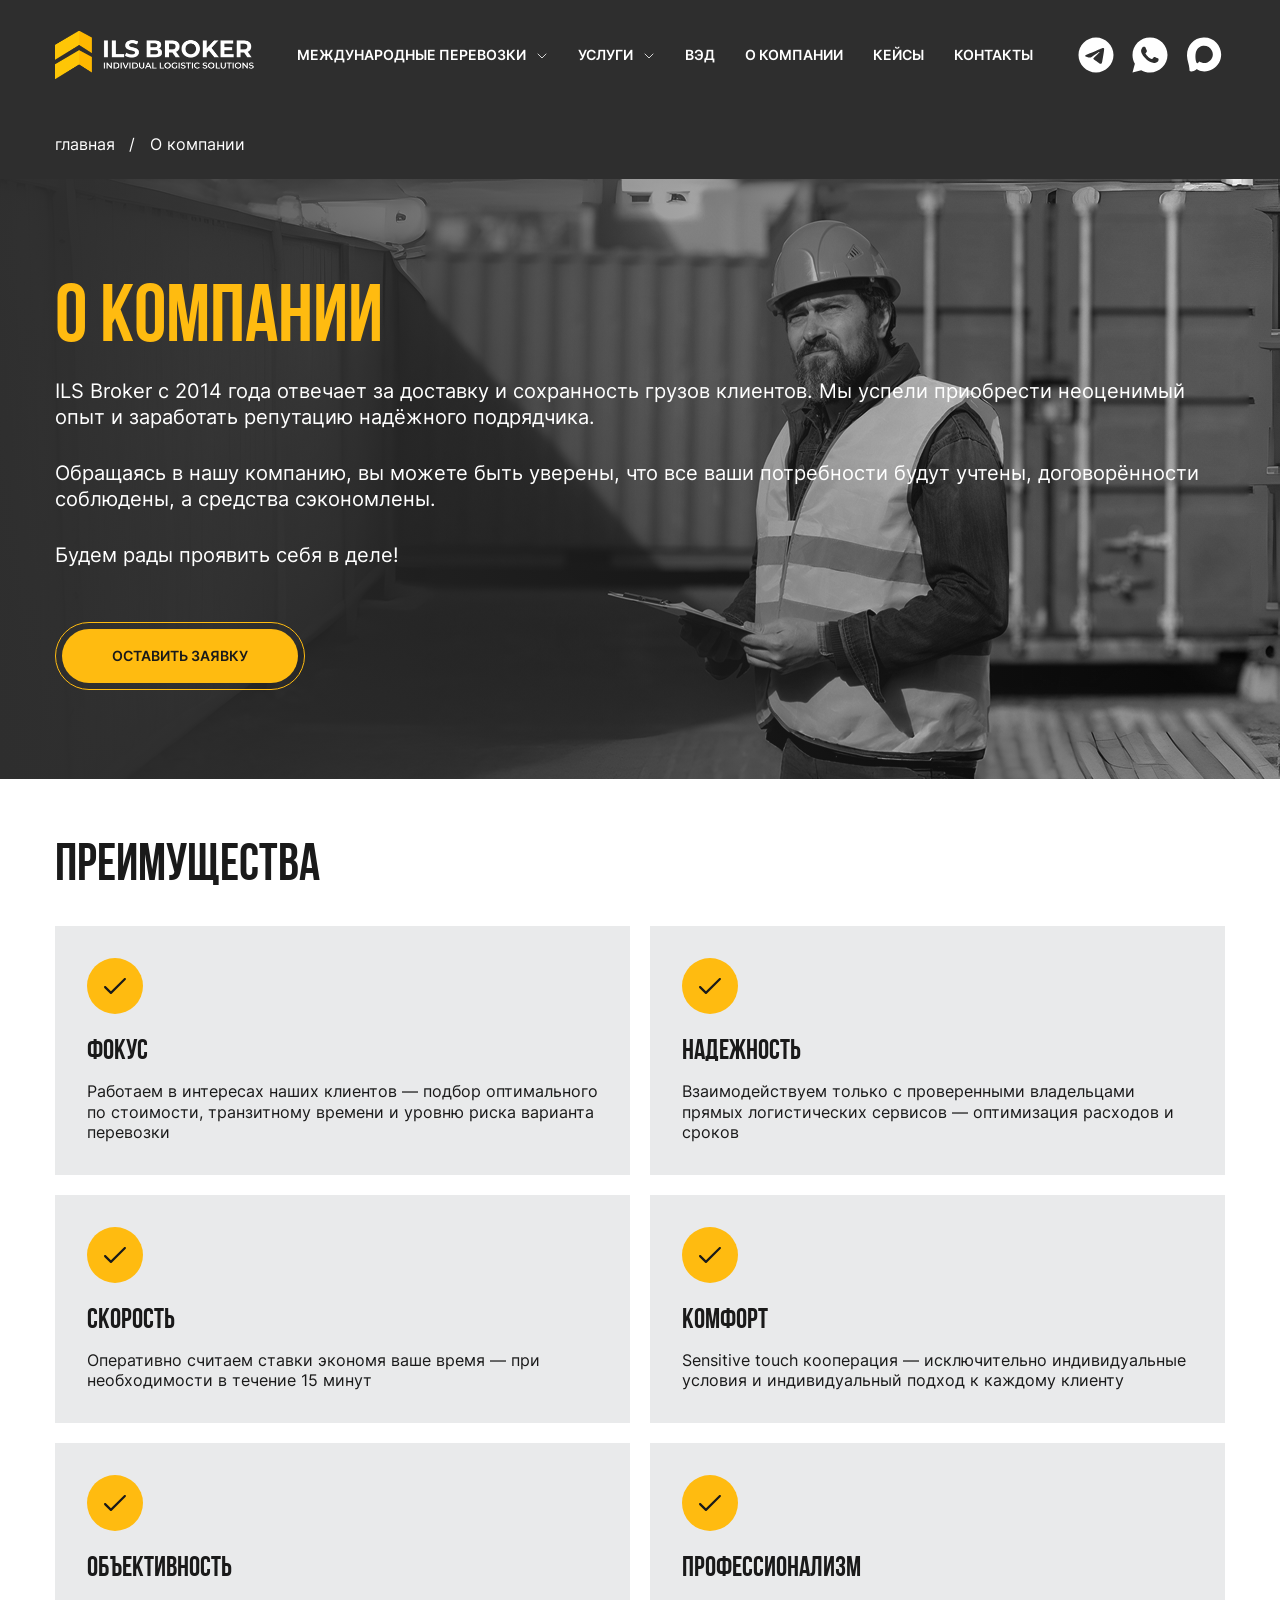
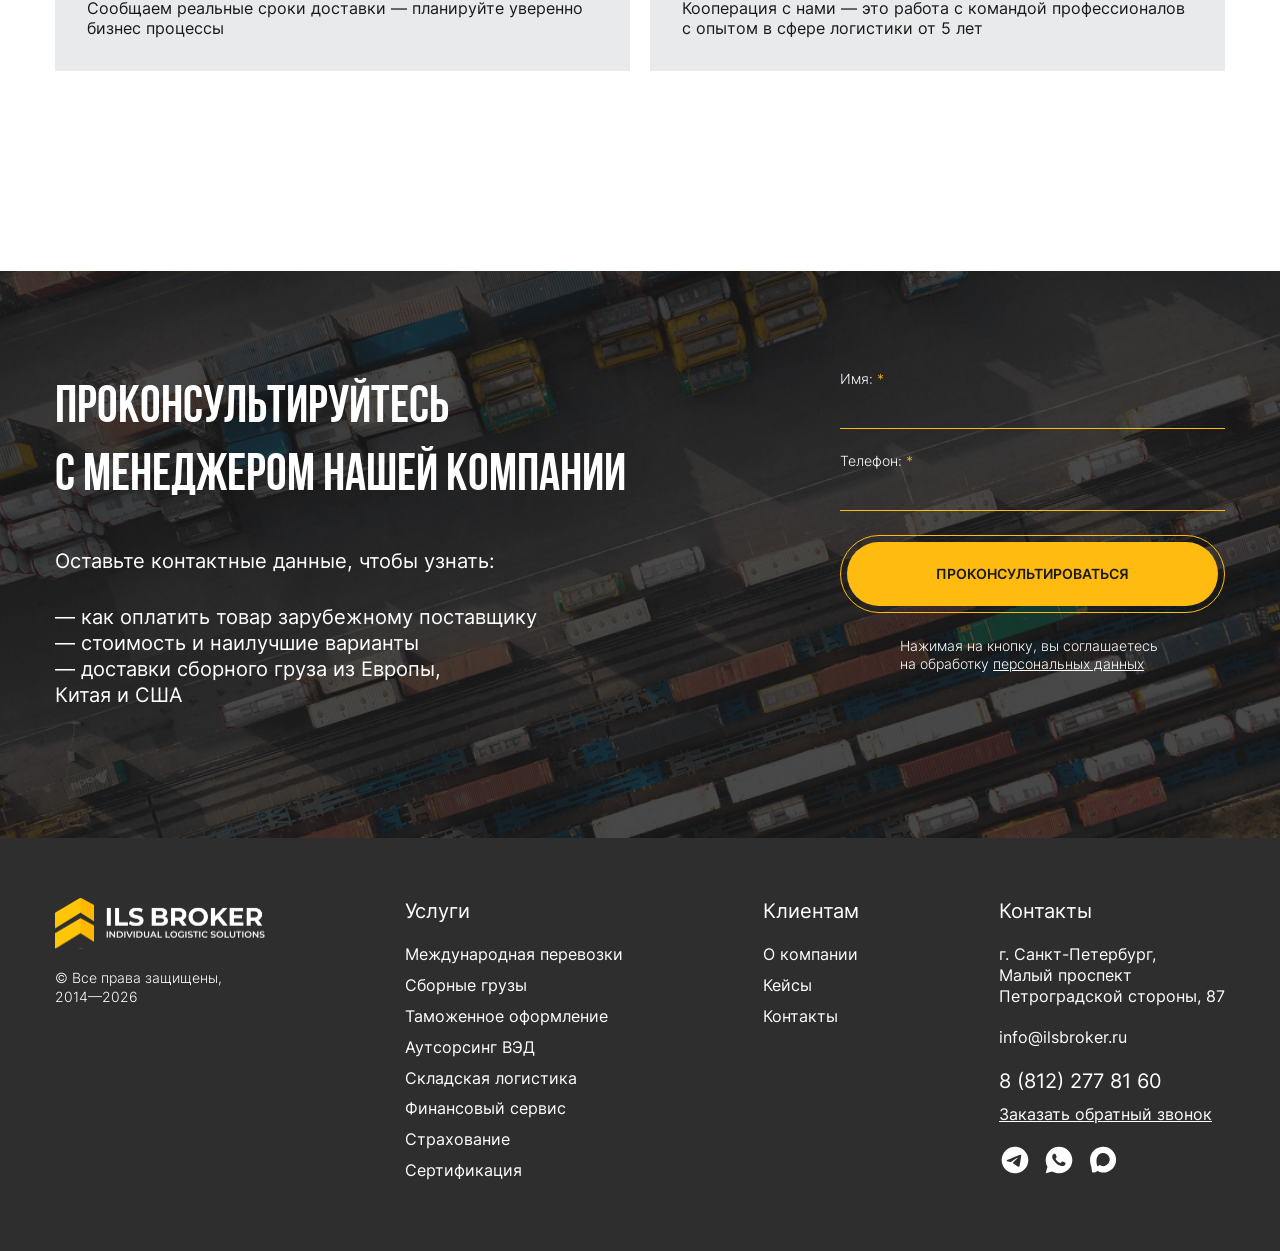
<file: company.html>
<!DOCTYPE html>

<html lang="ru">

<head>
	<meta charset="utf-8" />
	<title>company</title>
	<meta name="description" content="" />
	<meta http-equiv="X-UA-Compatible" content="IE=edge" />
	<meta name="viewport" content="width=device-width, initial-scale=1.0, maximum-scale=1.0, user-scalable=no">
    

    <link rel="stylesheet" href="css/fontawesome-all.css" />
    <link rel="stylesheet" href="css/slick.css" />
    <link rel="stylesheet" href="css/slick-theme.css" />
    <link rel="stylesheet" href="css/jquery.fancybox.css" />
    <link rel="stylesheet" href="css/swiper-bundle.min.css" />
    <link rel="stylesheet" href="css/fonts.css" />
    <link rel="stylesheet" href="css/reset.css" />
    <link rel="stylesheet" href="css/style.css" />
    <link rel="stylesheet" href="css/media.css" />
	
	

</head>
<body>

    
    
    <!-- HEADER
    ================================= -->
    <div class="header header_inner">
        <div class="in">
            <div class="container">
                <div class="cols">
                    <div class="col">
                        <div class="burger show1200"></div>
                        <div class="logo">
                            <a href="">
                                <img src="img/header/logo.svg" alt="">
                            </a>
                        </div>
                    </div>
                    <div class="col hidd1200">
                        <div class="nav">
                            <ul>
                                <li><a href="">Международные перевозки <i></i></a>
                                    <ul>
                                        <li><a href="">Азиатское направление</a></li>
                                        <li><a href="">Европейское направление</a></li>
                                        <li><a href="">Виды перевозок</a></li>
                                    </ul>
                                </li>
                                <li><a href="">Услуги <i></i></a>
                                    <ul>
                                        <li><a href="">Международная перевозка</a></li>
                                        <li><a href="">Сборные грузы</a></li>
                                        <li><a href="">Таможенное оформление</a></li>
                                        <li><a href="">Аутсорсинг ВЭД</a></li>
                                        <li><a href="">Складская логистика</a></li>
                                        <li><a href="">Финансовый сервис</a></li>
                                        <li><a href="">Страхование</a></li>
                                        <li><a href="">Сертификация</a></li>
                                    </ul>
                                </li>
                                <li><a href="">ВЭД</a></li>
                                <li><a href="">О компании</a></li>
                                <li><a href="">Кейсы</a></li>
                                <li><a href="">Контакты</a></li>
                            </ul>
                        </div>
                    </div>
                    <div class="col">
                        <div class="social hidd1200">
                            <div class="social__item">
                                <a href="" class="tg_w hover"></a>
                            </div>
                            <div class="social__item">
                                <a href="" class="wh_w hover"></a>
                            </div>
                            <div class="social__item">
                                <a href="" class="max_w hover"></a>
                            </div>
                        </div>
                        <div class="phone-mob show1200"></div>
                    </div>
                </div>
            </div>
        </div>
        <div class="menu-mob">
            <div class="nav-mob">
                <div class="nav-mob__level-1">
                    <ul>
                        <li><a href="" class="open-1" data-openid_1="level-2_1">Международные перевозки <i></i></a></li>
                        <li><a href="" class="open-1" data-openid_1="level-2_2">Услуги <i></i></a></li>
                        <li><a href="">ВЭД</a></li>
                        <li><a href="">О компании</a></li>
                        <li><a href="">Кейсы</a></li>
                        <li><a href="">Контакты</a></li>                                          
                    </ul>
                </div>
                <div class="nav-mob__level-2" id="level-2_1">
                    <div class="level-back level-back-1"><i></i> Международные перевозки</div>
                    <ul>
                        <li><a href="">Азиатское направление</a></li>
                        <li><a href="">Европейское направление</a></li>
                        <li><a href="">Виды перевозок</a></li>
                    </ul>
                </div>
                <div class="nav-mob__level-2" id="level-2_2">
                    <div class="level-back level-back-1"><i></i> Услуги</div>
                    <ul>
                        <li><a href="">Международная перевозка</a></li>
                        <li><a href="">Сборные грузы</a></li>
                        <li><a href="">Таможенное оформление</a></li>
                        <li><a href="">Аутсорсинг ВЭД</a></li>
                        <li><a href="">Складская логистика</a></li>
                        <li><a href="">Финансовый сервис</a></li>
                        <li><a href="">Страхование</a></li>
                        <li><a href="">Сертификация</a></li>
                    </ul>
                </div>
            </div> 
            <div class="bottom">
                <div class="soc-mob">
                    <div class="soc-mob__item">
                        <a href="">WhatsApp</a>
                    </div>
                    <div class="soc-mob__item">
                        <a href="">Telegram</a>
                    </div>
                    <div class="soc-mob__item">
                        <a href="">MAX</a>
                    </div>
                </div>
            </div>                       
        </div>

    </div>

    <!-- CONTENT
    ================================= -->
    <div class="content">
        <div class="content__top hidd1200">
            <div class="container">
                <div class="breadcrumbs">
                    <ul>
                        <li><a href="">главная</a></li>
                        <li>О компании</li>
                    </ul>                
                </div>
            </div>
        </div>
        <div class="topping">
            <div class="pic">
                <img src="img/topping/pic_3.jpg" alt="">
            </div>
            <div class="container">
                <div class="in">
                    <div class="vert">
                        <h1 class="title"><span>О компании</span></h1>
                        <p class="text">ILS Broker с 2014 года отвечает за доставку и сохранность грузов клиентов. Мы успели приобрести неоценимый опыт и заработать репутацию надёжного подрядчика.</p>
                        <p class="text">Обращаясь в нашу компанию, вы можете быть уверены, что все ваши потребности будут учтены, договорённости соблюдены, а средства сэкономлены.</p>
                        <p class="text">Будем рады проявить себя в деле!</p>
                        <a href="#popup" data-fancybox data-options='{"touch" : false}' class="btn btn-yellow md"><span>Оставить заявку</span></a>
                    </div>
                </div>
            </div>
        </div>
        <div class="content__body">
            <div class="container">
                <h2>Преимущества</h2>
                <div class="profit pad-bot-80">
                    <div class="items">
                        <div class="item">
                            <div class="in">
                                <div class="icon">
                                    <img src="img/icons/check.svg" alt="">
                                </div>
                                <div class="title">Фокус</div>
                                <div class="text">Работаем в интересах наших клиентов — подбор оптимального по стоимости, транзитному времени и уровню риска варианта перевозки</div>
                            </div>
                        </div>
                        <div class="item">
                            <div class="in">
                                <div class="icon">
                                    <img src="img/icons/check.svg" alt="">
                                </div>
                                <div class="title">Надежность</div>
                                <div class="text">Взаимодействуем только с проверенными владельцами прямых логистических сервисов — оптимизация расходов и сроков</div>
                            </div>
                        </div>
                        <div class="item">
                            <div class="in">
                                <div class="icon">
                                    <img src="img/icons/check.svg" alt="">
                                </div>
                                <div class="title">Скорость</div>
                                <div class="text">Оперативно считаем ставки экономя ваше время — при необходимости в течение 15 минут</div>
                            </div>
                        </div>
                        <div class="item">
                            <div class="in">
                                <div class="icon">
                                    <img src="img/icons/check.svg" alt="">
                                </div>
                                <div class="title">Комфорт</div>
                                <div class="text">Sensitive touch кооперация — исключительно индивидуальные условия и индивидуальный подход к каждому клиенту</div>
                            </div>
                        </div>
                        <div class="item">
                            <div class="in">
                                <div class="icon">
                                    <img src="img/icons/check.svg" alt="">
                                </div>
                                <div class="title">Объективность</div>
                                <div class="text">Сообщаем реальные сроки доставки — планируйте уверенно бизнес процессы</div>
                            </div>
                        </div>
                        <div class="item">
                            <div class="in">
                                <div class="icon">
                                    <img src="img/icons/check.svg" alt="">
                                </div>
                                <div class="title">Профессионализм</div>
                                <div class="text">Кооперация с нами — это работа с командой профессионалов с опытом в сфере логистики от 5 лет</div>
                            </div>
                        </div>
                    </div>
                </div>


                <div class="val-wrap">
                    <h2>Наши ценности</h2>
                    <div class="des">
                        <p>Разделяя ценности и принципы компании, можно не только выстроить плодотворное сотрудничество, но и найти близких по духу людей. Если вы разделяете наше видение мира и бизнеса — будем рады с вами начать сотрудничество!</p>
                    </div>
                    <div class="val hidd1200">
                        <div class="val__top">
                            <div class="slider__val_1">
                                <div class="slide">
                                    <div class="item">
                                        <div class="in">
                                            <div class="title-wrap">
                                                <div class="title">Честность<br> и порядочность</div>
                                            </div>
                                            <i></i>
                                        </div>
                                    </div>
                                </div>
                                <div class="slide">
                                    <div class="item">
                                        <div class="in">
                                            <div class="title-wrap m-c">
                                                <div class="title">Профессионализм<br> и ответственность</div>
                                            </div>
                                            <i></i>
                                        </div>
                                    </div>
                                </div>
                                <div class="slide">
                                    <div class="item">
                                        <div class="in">
                                            <div class="title-wrap m-c">
                                                <div class="title">Доверие<br> и уважение</div>
                                            </div>
                                            <i></i>
                                        </div>
                                    </div>
                                </div><div class="slide">
                                    <div class="item">
                                        <div class="in">
                                            <div class="title-wrap">
                                                <div class="title">Репутация</div>
                                            </div>
                                            <i></i>
                                        </div>
                                    </div>
                                </div>
                            </div>
                        </div>
                        <div class="val__bottom">
                            <div class="slider__val_2">
                                <div class="slide">
                                    <div class="item">
                                        <div class="in">
                                            <div class="pic">
                                                <img src="img/val/pic_1.jpg" alt="">
                                            </div>
                                            <div class="right">
                                                <p>Принимая на себя ответственность за доставку товара, мы знаем, что ответственны за слаженную работу бизнесов наших клиентов</p>
                                            </div>
                                        </div>
                                    </div>
                                </div>
                                <div class="slide">
                                    <div class="item">
                                        <div class="in">
                                            <div class="pic">
                                                <img src="img/val/pic_2.jpg" alt="">
                                            </div>
                                            <div class="right">
                                                <p>Принимая на себя ответственность за доставку товара, мы знаем, что ответственны за слаженную работу бизнесов наших клиентов</p>
                                            </div>
                                        </div>
                                    </div>
                                </div>
                                <div class="slide">
                                    <div class="item">
                                        <div class="in">
                                            <div class="pic">
                                                <img src="img/val/pic_3.jpg" alt="">
                                            </div>
                                            <div class="right">
                                                <p>Доверительное и уважительное отношение друг к другу – твердая основа для взаимопонимания</p>
                                            </div>
                                        </div>
                                    </div>
                                </div>
                                <div class="slide">
                                    <div class="item">
                                        <div class="in">
                                            <div class="pic">
                                                <img src="img/val/pic_4.jpg" alt="">
                                            </div>
                                            <div class="right">
                                                <p>Мы дорожим своим именем, девиз ILS Broker: «Договоры должны соблюдаться»</p>
                                            </div>
                                        </div>
                                    </div>
                                </div>
                            </div>
                        </div>
                    </div>

                    <div class="val-mob show1200">
                        <div class="items">
                            <div class="item">
                                <div class="in">
                                    <div class="title">Честность и порядочность</div>
                                    <p>Открытый и прозрачный диалог с клиентом — фундамент для выстраивания долгосрочных партнерских деловых отношений</p>
                                    <div class="pic">
                                        <img src="img/val/pic_1.jpg" alt="">
                                    </div>
                                </div>
                            </div>
                            <div class="item">
                                <div class="in">
                                    <div class="title">Профессионализм<br> и ответственность</div>
                                    <p>Принимая на себя ответственность за доставку товара, мы знаем, что ответственны за слаженную работу бизнесов наших клиентов</p>
                                    <div class="pic">
                                        <img src="img/val/pic_2.jpg" alt="">
                                    </div>
                                </div>
                            </div>
                            <div class="item">
                                <div class="in">
                                    <div class="title">Доверие и уважение</div>
                                    <p>Доверительное и уважительное отношение друг к другу – твердая основа для взаимопонимания</p>
                                    <div class="pic">
                                        <img src="img/val/pic_3.jpg" alt="">
                                    </div>
                                </div>
                            </div>
                            <div class="item">
                                <div class="in">
                                    <div class="title">Репутация</div>
                                    <p>Мы дорожим своим именем, девиз<br> ILS Broker:<br> «Договоры должны соблюдаться»</p>
                                    <div class="pic">
                                        <img src="img/val/pic_4.jpg" alt="">
                                    </div>
                                </div>
                            </div>
                        </div>
                    </div>
                </div>

            </div>
        </div>
    </div>

     

    <!-- ACTION
    ================================= -->
    <div class="action bg">
        <div class="container">
            <div class="action__cols">
                <div class="action__left">
                    <h2 class="title-block white">Проконсультируйтесь<br> с менеджером нашей компании</h2>
                    <p>Оставьте контактные данные, чтобы узнать:</p>
                    <p>— как оплатить товар зарубежному поставщику<br> — стоимость и наилучшие варианты<br> — доставки сборного груза из Европы,<br> Китая и США</p>
                </div>
                <div class="action__right">
                    <form class="action__form">
                        <div class="form-group">
                            <label class="label">Имя: <span>*</span></label>
                            <input type="text" name="" placeholder="">
                        </div>
                        <div class="form-group">
                            <label class="label">Телефон: <span>*</span></label>
                            <input class="mask" type="text" name="" placeholder="">
                        </div>
                        <button class="btn btn-yellow w100"><span>проконсультироваться</span></button>
                        <div class="agree">Нажимая на кнопку, вы соглашаетесь на обработку <a href="">персональных данных</a></div>
                    </form>
                </div>
            </div>
        </div>
    </div>

  
    <!-- FOOTER
    ================================= -->
    <div class="footer">
        <div class="container">
            <div class="cols">
                <div class="col">
                    <div class="logo">
                        <a href="">
                            <img src="img/footer/logo.svg" alt="">                            
                        </a>
                    </div>
                    <div class="copyrights hidd1200">© Все права защищены,<br>  2014—2026</div>
                    <div class="footer__phone mob show1200">
                        <a href="">8 (812) 277 81 60</a>
                    </div>
                </div>
                <div class="col">
                    <div class="subtitle">Услуги</div>
                    <div class="footer__full">
                        <ul class="footer-nav">
                            <li><a href="">Международная перевозки</a></li>                            
                            <li><a href="">Сборные грузы</a></li>
                            <li><a href="">Таможенное оформление</a></li>
                            <li><a href="">Аутсорсинг ВЭД</a></li>
                            <li><a href="">Складская логистика</a></li>
                            <li><a href="">Финансовый сервис</a></li>
                            <li><a href="">Страхование</a></li>
                            <li><a href="">Сертификация</a></li>
                        </ul>
                    </div>
                </div>
                <div class="col">
                    <div class="subtitle">Клиентам</div>
                    <div class="footer__full">
                        <ul class="footer-nav">
                            <li><a href="">О компании</a></li>                            
                            <li><a href="">Кейсы</a></li>  
                            <li><a href="">Контакты</a></li>  
                        </ul>
                    </div>
                </div>
                <div class="col">
                    <div class="subtitle">Контакты</div>
                    <div class="footer__full">
                        <div class="footer__place">г. Санкт-Петербург,<br> Малый проспект<br> Петроградской стороны, 87</div>
                        <div class="footer__mail">
                            <a href="">info@ilsbroker.ru</a>
                        </div>
                        <div class="footer__phone">
                            <a href="">8 (812) 277 81 60</a>
                        </div>
                        <div class="footer__callback">
                            <a href="#popup" data-fancybox data-options='{"touch" : false}'>Заказать обратный звонок</a>
                        </div>
                        <div class="social">
                            <div class="social__item sm">
                                <a href="" class="tg_w hover"></a>
                            </div>
                            <div class="social__item sm">
                                <a href="" class="wh_w hover"></a>
                            </div>
                            <div class="social__item sm">
                                <a href="" class="max_w hover"></a>
                            </div>
                        </div>
                    </div>
                </div>
            </div>
            <div class="copyrights show1200">© Все права защищены,  2014—2026</div>
        </div>
    </div>

    <!--popup-->
    <div style="display: none;" id="popup">
        <div class="popup">   
            <h2 class="popup__title">СДЕЛАЙТЕ ШАГ В МИР НАДЁЖНОЙ ЛОГИСТИКИ</h2>
            <p class="popup__text">Обращаясь в нашу компанию, вы можете быть уверены: все ваши потребности будут учтены, договорённости соблюдены, а средства сэкономлены. Будем рады проявить себя в деле!</p>
            <p class="popup__text big">Заполните форму, и наш менеджер свяжется с вами</p>
            <form class="action__form">
                <div class="form-group">
                    <label class="label">Имя: <span>*</span></label>
                    <input type="text" name="" placeholder="">
                </div>
                <div class="form-group">
                    <label class="label">Телефон: <span>*</span></label>
                    <input class="mask" type="text" name="" placeholder="">
                </div>
                <button class="btn btn-yellow w100"><span>проконсультироваться</span></button>
                <div class="agree">Нажимая на кнопку, вы соглашаетесь на обработку <a href="">персональных данных</a></div>
            </form>
        </div>  
    </div>
    
    <a class="up-page" href="#"></a>
  
    
    
    
    <script src="libs/jquery-3.7.1.min.js"></script>
    <script src="libs/jquery.fancybox.js"></script>
    <script src="libs/slick.min.js"></script> 
    <script src="libs/swiper-bundle.min.js"></script> 
    <script src="libs/jquery.maskedinput.js"></script>
    <script src="js/common.js"></script>
 

   
    
</body>
</html>
</file>
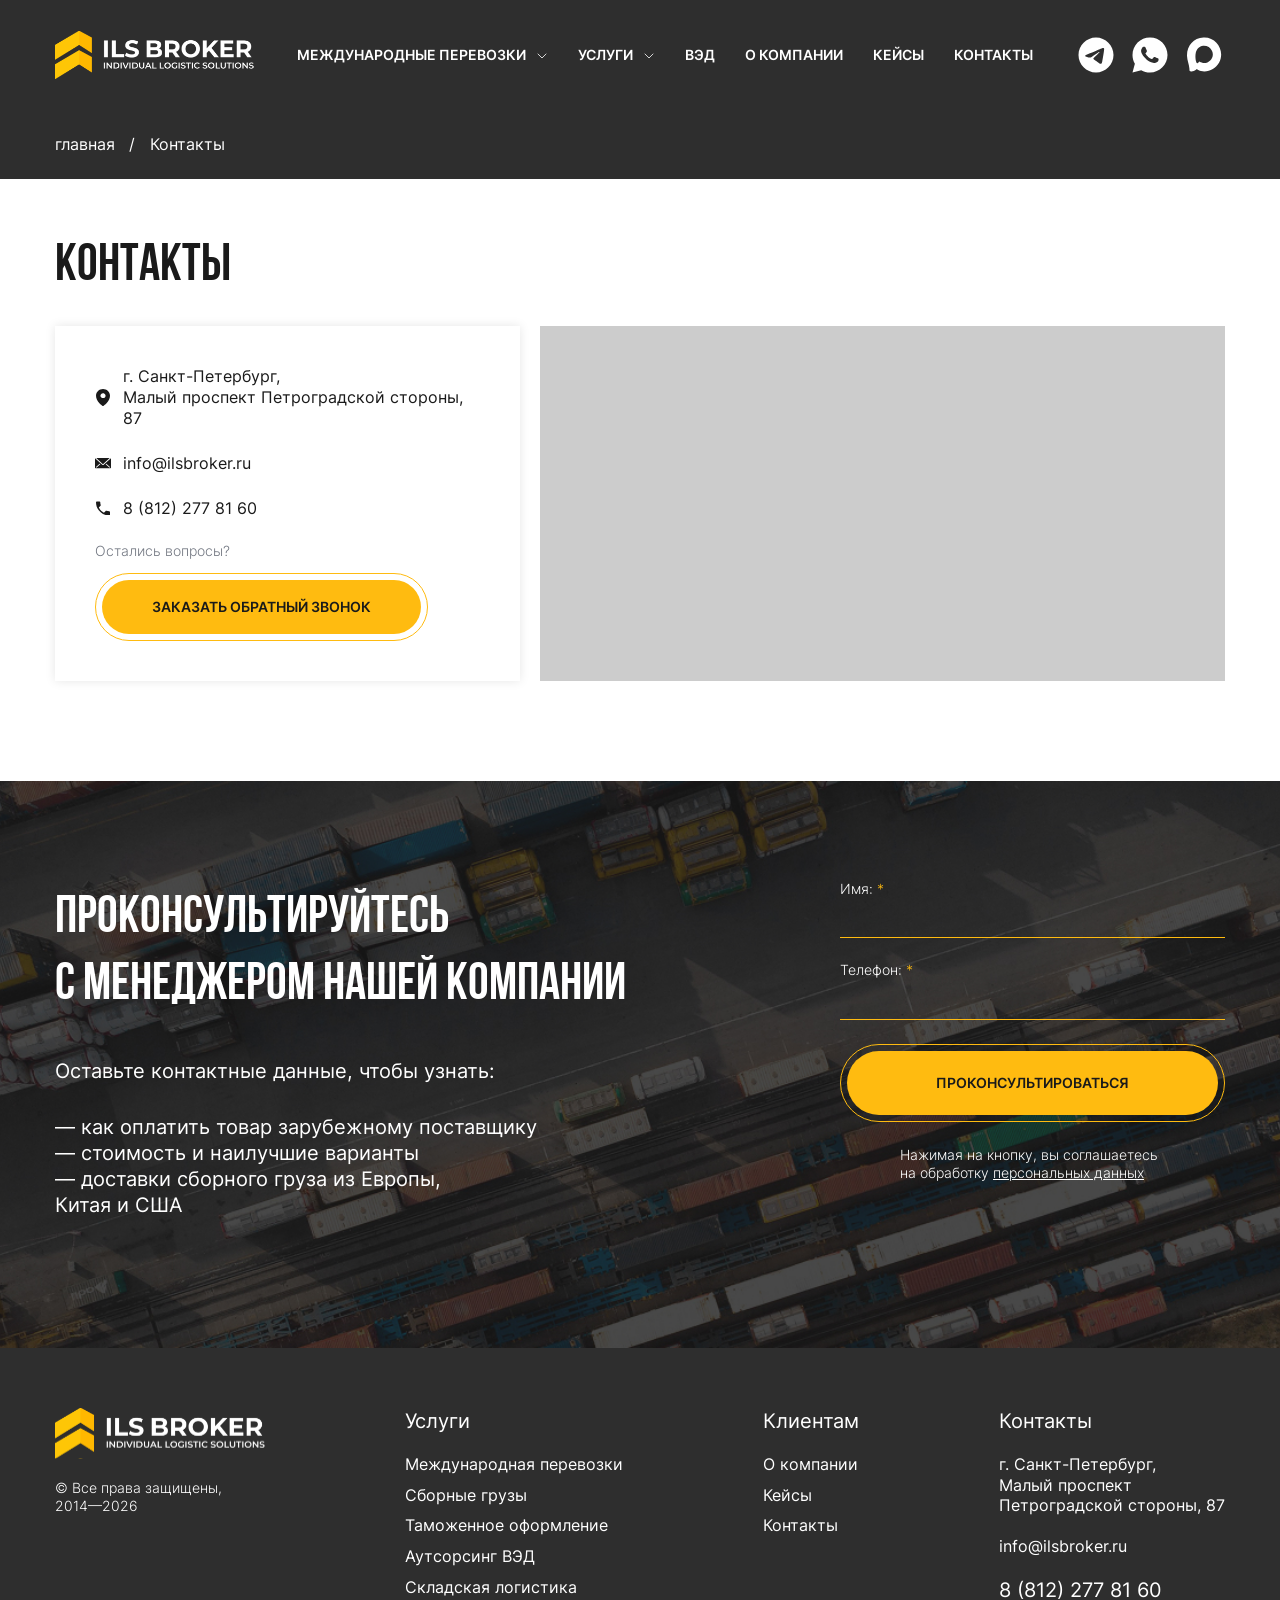
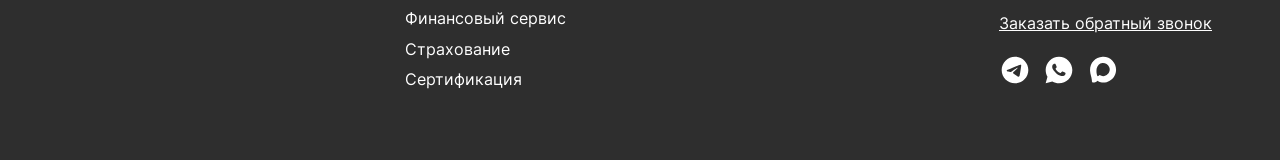
<file: contacts.html>
<!DOCTYPE html>

<html lang="ru">

<head>
	<meta charset="utf-8" />
	<title>contacts</title>
	<meta name="description" content="" />
	<meta http-equiv="X-UA-Compatible" content="IE=edge" />
	<meta name="viewport" content="width=device-width, initial-scale=1.0, maximum-scale=1.0, user-scalable=no">
    

    <link rel="stylesheet" href="css/fontawesome-all.css" />
    <link rel="stylesheet" href="css/slick.css" />
    <link rel="stylesheet" href="css/slick-theme.css" />
    <link rel="stylesheet" href="css/jquery.fancybox.css" />
    <link rel="stylesheet" href="css/swiper-bundle.min.css" />
    <link rel="stylesheet" href="css/fonts.css" />
    <link rel="stylesheet" href="css/reset.css" />
    <link rel="stylesheet" href="css/style.css" />
    <link rel="stylesheet" href="css/media.css" />
	
	

</head>
<body>

    
    
    <!-- HEADER
    ================================= -->
    <div class="header header_inner">
        <div class="in">
            <div class="container">
                <div class="cols">
                    <div class="col">
                        <div class="burger show1200"></div>
                        <div class="logo">
                            <a href="">
                                <img src="img/header/logo.svg" alt="">
                            </a>
                        </div>
                    </div>
                    <div class="col hidd1200">
                        <div class="nav">
                            <ul>
                                <li><a href="">Международные перевозки <i></i></a>
                                    <ul>
                                        <li><a href="">Азиатское направление</a></li>
                                        <li><a href="">Европейское направление</a></li>
                                        <li><a href="">Виды перевозок</a></li>
                                    </ul>
                                </li>
                                <li><a href="">Услуги <i></i></a>
                                    <ul>
                                        <li><a href="">Международная перевозка</a></li>
                                        <li><a href="">Сборные грузы</a></li>
                                        <li><a href="">Таможенное оформление</a></li>
                                        <li><a href="">Аутсорсинг ВЭД</a></li>
                                        <li><a href="">Складская логистика</a></li>
                                        <li><a href="">Финансовый сервис</a></li>
                                        <li><a href="">Страхование</a></li>
                                        <li><a href="">Сертификация</a></li>
                                    </ul>
                                </li>
                                <li><a href="">ВЭД</a></li>
                                <li><a href="">О компании</a></li>
                                <li><a href="">Кейсы</a></li>
                                <li><a href="">Контакты</a></li>
                            </ul>
                        </div>
                    </div>
                    <div class="col">
                        <div class="social hidd1200">
                            <div class="social__item">
                                <a href="" class="tg_w hover"></a>
                            </div>
                            <div class="social__item">
                                <a href="" class="wh_w hover"></a>
                            </div>
                            <div class="social__item">
                                <a href="" class="max_w hover"></a>
                            </div>
                        </div>
                        <div class="phone-mob show1200"></div>
                    </div>
                </div>
            </div>
        </div>
        <div class="menu-mob">
            <div class="nav-mob">
                <div class="nav-mob__level-1">
                    <ul>
                        <li><a href="" class="open-1" data-openid_1="level-2_1">Международные перевозки <i></i></a></li>
                        <li><a href="" class="open-1" data-openid_1="level-2_2">Услуги <i></i></a></li>
                        <li><a href="">ВЭД</a></li>
                        <li><a href="">О компании</a></li>
                        <li><a href="">Кейсы</a></li>
                        <li><a href="">Контакты</a></li>                                          
                    </ul>
                </div>
                <div class="nav-mob__level-2" id="level-2_1">
                    <div class="level-back level-back-1"><i></i> Международные перевозки</div>
                    <ul>
                        <li><a href="">Азиатское направление</a></li>
                        <li><a href="">Европейское направление</a></li>
                        <li><a href="">Виды перевозок</a></li>
                    </ul>
                </div>
                <div class="nav-mob__level-2" id="level-2_2">
                    <div class="level-back level-back-1"><i></i> Услуги</div>
                    <ul>
                        <li><a href="">Международная перевозка</a></li>
                        <li><a href="">Сборные грузы</a></li>
                        <li><a href="">Таможенное оформление</a></li>
                        <li><a href="">Аутсорсинг ВЭД</a></li>
                        <li><a href="">Складская логистика</a></li>
                        <li><a href="">Финансовый сервис</a></li>
                        <li><a href="">Страхование</a></li>
                        <li><a href="">Сертификация</a></li>
                    </ul>
                </div>
            </div> 
            <div class="bottom">
                <div class="soc-mob">
                    <div class="soc-mob__item">
                        <a href="">WhatsApp</a>
                    </div>
                    <div class="soc-mob__item">
                        <a href="">Telegram</a>
                    </div>
                    <div class="soc-mob__item">
                        <a href="">MAX</a>
                    </div>
                </div>
            </div>                       
        </div>

    </div>

    <!-- CONTENT
    ================================= -->
    <div class="content">
        <div class="content__top hidd1200">
            <div class="container">
                <div class="breadcrumbs">
                    <ul>
                        <li><a href="">главная</a></li>
                        <li>Контакты</li>
                    </ul>                
                </div>
            </div>
        </div>
        
        <div class="content__body">
            <div class="container">
                <h1>Контакты</h1>
                <div class="contacts">
                    <div class="contacts__cols">
                        <div class="contacts__left">
                            <div class="chisel">
                                <div class="map__place">г. Санкт-Петербург,<br> Малый проспект Петроградской стороны, 87</div>
                                <div class="map__mail">
                                    <a href="">info@ilsbroker.ru</a>
                                </div>
                                <div class="map__phone">
                                    <a href=""> 8 (812) 277 81 60</a>
                                </div>
                                <div class="sub">Остались вопросы?</div>
                                <a href="#popup" data-fancybox data-options='{"touch" : false}' class="btn btn-yellow md"><span>заказать обратный звонок</span></a>
                            </div>
                        </div>
                        <div class="contacts__right">
                            <div class="contacts__map">
                                
                            </div>
                        </div>
                    </div>
                </div>
            </div>
        </div>
    </div>

    

    <!-- ACTION
    ================================= -->
    <div class="action bg">
        <div class="container">
            <div class="action__cols">
                <div class="action__left">
                    <h2 class="title-block white">Проконсультируйтесь<br> с менеджером нашей компании</h2>
                    <p>Оставьте контактные данные, чтобы узнать:</p>
                    <p>— как оплатить товар зарубежному поставщику<br> — стоимость и наилучшие варианты<br> — доставки сборного груза из Европы,<br> Китая и США</p>
                </div>
                <div class="action__right">
                    <form class="action__form">
                        <div class="form-group">
                            <label class="label">Имя: <span>*</span></label>
                            <input type="text" name="" placeholder="">
                        </div>
                        <div class="form-group">
                            <label class="label">Телефон: <span>*</span></label>
                            <input class="mask" type="text" name="" placeholder="">
                        </div>
                        <button class="btn btn-yellow w100"><span>проконсультироваться</span></button>
                        <div class="agree">Нажимая на кнопку, вы соглашаетесь на обработку <a href="">персональных данных</a></div>
                    </form>
                </div>
            </div>
        </div>
    </div>

  
    <!-- FOOTER
    ================================= -->
    <div class="footer">
        <div class="container">
            <div class="cols">
                <div class="col">
                    <div class="logo">
                        <a href="">
                            <img src="img/footer/logo.svg" alt="">                            
                        </a>
                    </div>
                    <div class="copyrights hidd1200">© Все права защищены,<br>  2014—2026</div>
                    <div class="footer__phone mob show1200">
                        <a href="">8 (812) 277 81 60</a>
                    </div>
                </div>
                <div class="col">
                    <div class="subtitle">Услуги</div>
                    <div class="footer__full">
                        <ul class="footer-nav">
                            <li><a href="">Международная перевозки</a></li>                            
                            <li><a href="">Сборные грузы</a></li>
                            <li><a href="">Таможенное оформление</a></li>
                            <li><a href="">Аутсорсинг ВЭД</a></li>
                            <li><a href="">Складская логистика</a></li>
                            <li><a href="">Финансовый сервис</a></li>
                            <li><a href="">Страхование</a></li>
                            <li><a href="">Сертификация</a></li>
                        </ul>
                    </div>
                </div>
                <div class="col">
                    <div class="subtitle">Клиентам</div>
                    <div class="footer__full">
                        <ul class="footer-nav">
                            <li><a href="">О компании</a></li>                            
                            <li><a href="">Кейсы</a></li>  
                            <li><a href="">Контакты</a></li>  
                        </ul>
                    </div>
                </div>
                <div class="col">
                    <div class="subtitle">Контакты</div>
                    <div class="footer__full">
                        <div class="footer__place">г. Санкт-Петербург,<br> Малый проспект<br> Петроградской стороны, 87</div>
                        <div class="footer__mail">
                            <a href="">info@ilsbroker.ru</a>
                        </div>
                        <div class="footer__phone">
                            <a href="">8 (812) 277 81 60</a>
                        </div>
                        <div class="footer__callback">
                            <a href="#popup" data-fancybox data-options='{"touch" : false}'>Заказать обратный звонок</a>
                        </div>
                        <div class="social">
                            <div class="social__item sm">
                                <a href="" class="tg_w hover"></a>
                            </div>
                            <div class="social__item sm">
                                <a href="" class="wh_w hover"></a>
                            </div>
                            <div class="social__item sm">
                                <a href="" class="max_w hover"></a>
                            </div>
                        </div>
                    </div>
                </div>
            </div>
            <div class="copyrights show1200">© Все права защищены,  2014—2026</div>
        </div>
    </div>

    <!--popup-->
    <div style="display: none;" id="popup">
        <div class="popup">   
            <h2 class="popup__title">СДЕЛАЙТЕ ШАГ В МИР НАДЁЖНОЙ ЛОГИСТИКИ</h2>
            <p class="popup__text">Обращаясь в нашу компанию, вы можете быть уверены: все ваши потребности будут учтены, договорённости соблюдены, а средства сэкономлены. Будем рады проявить себя в деле!</p>
            <p class="popup__text big">Заполните форму, и наш менеджер свяжется с вами</p>
            <form class="action__form">
                <div class="form-group">
                    <label class="label">Имя: <span>*</span></label>
                    <input type="text" name="" placeholder="">
                </div>
                <div class="form-group">
                    <label class="label">Телефон: <span>*</span></label>
                    <input class="mask" type="text" name="" placeholder="">
                </div>
                <button class="btn btn-yellow w100"><span>проконсультироваться</span></button>
                <div class="agree">Нажимая на кнопку, вы соглашаетесь на обработку <a href="">персональных данных</a></div>
            </form>
        </div>  
    </div>
      
    <a class="up-page" href="#"></a>
  
    
    
    
    <script src="libs/jquery-3.7.1.min.js"></script>
    <script src="libs/jquery.fancybox.js"></script>
    <script src="libs/slick.min.js"></script> 
    <script src="libs/swiper-bundle.min.js"></script> 
    <script src="libs/jquery.maskedinput.js"></script>
    <script src="js/common.js"></script>
 

   
    
</body>
</html>
</file>
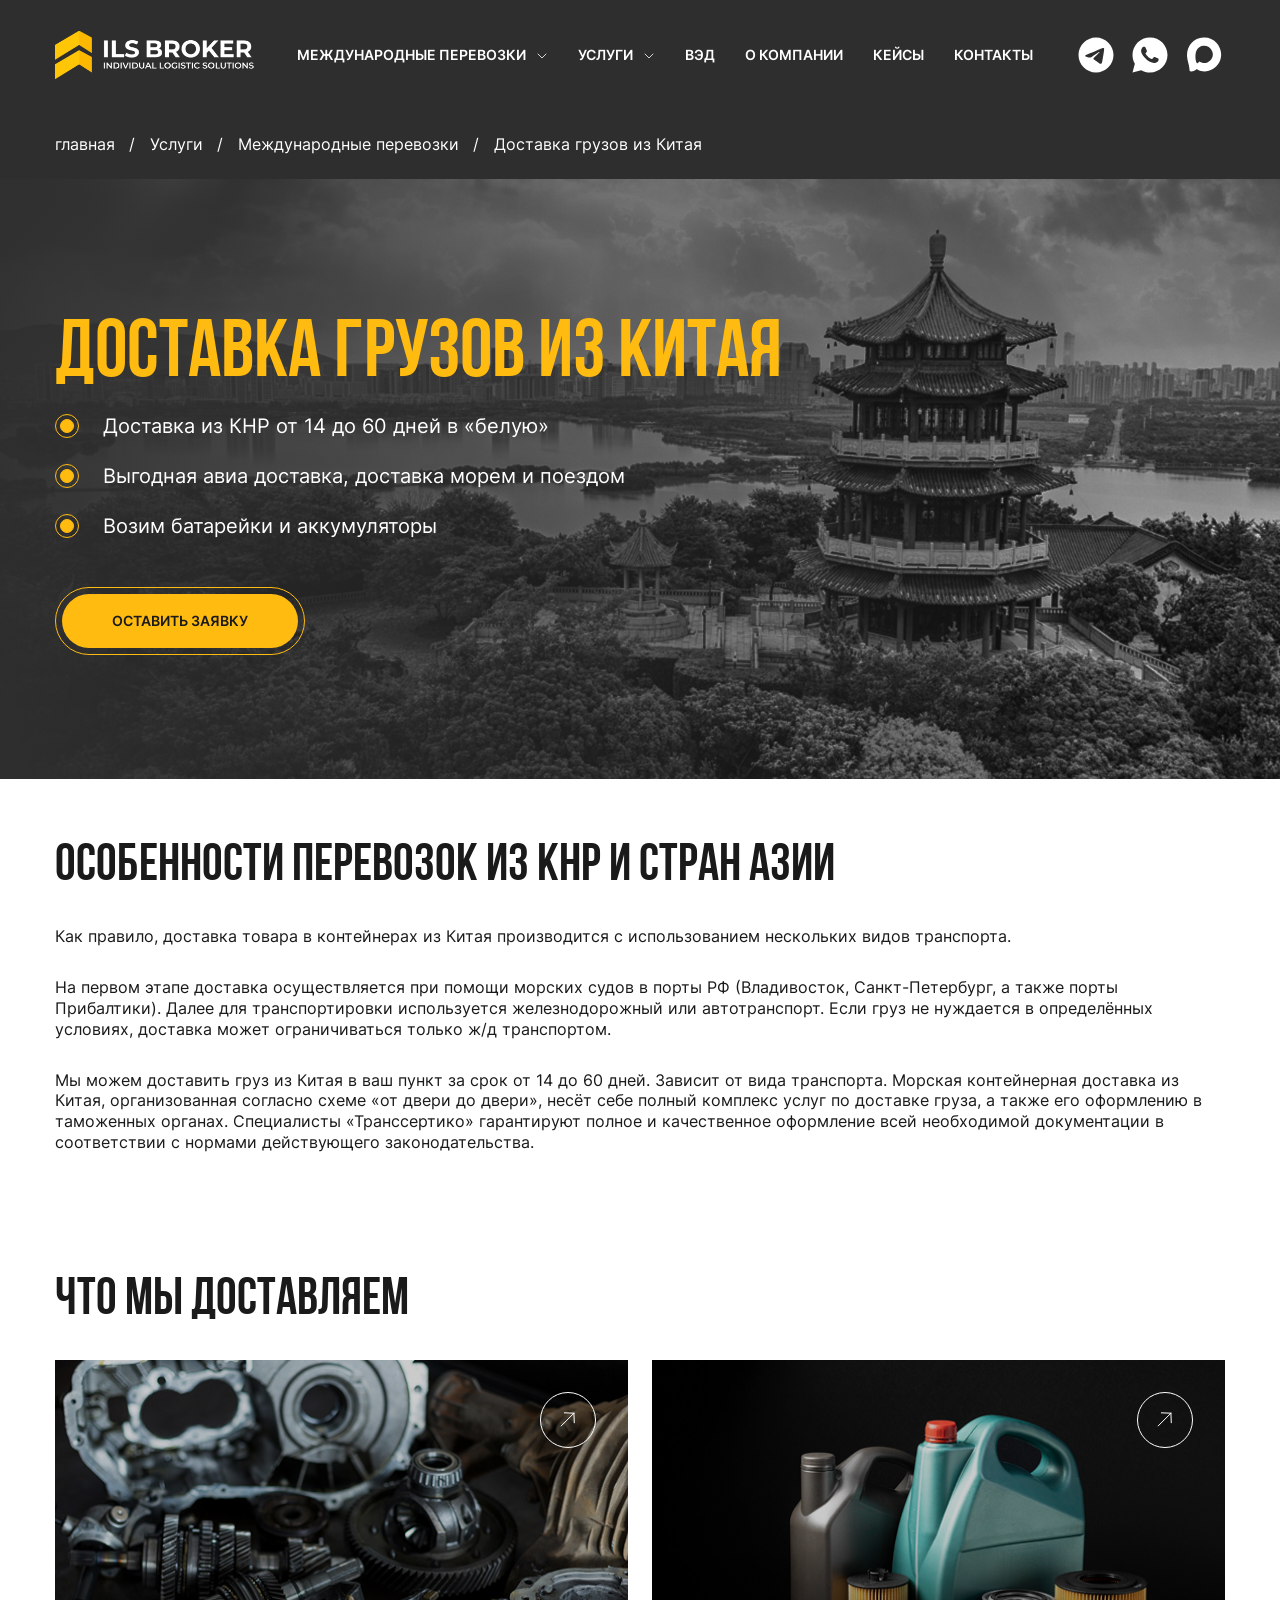
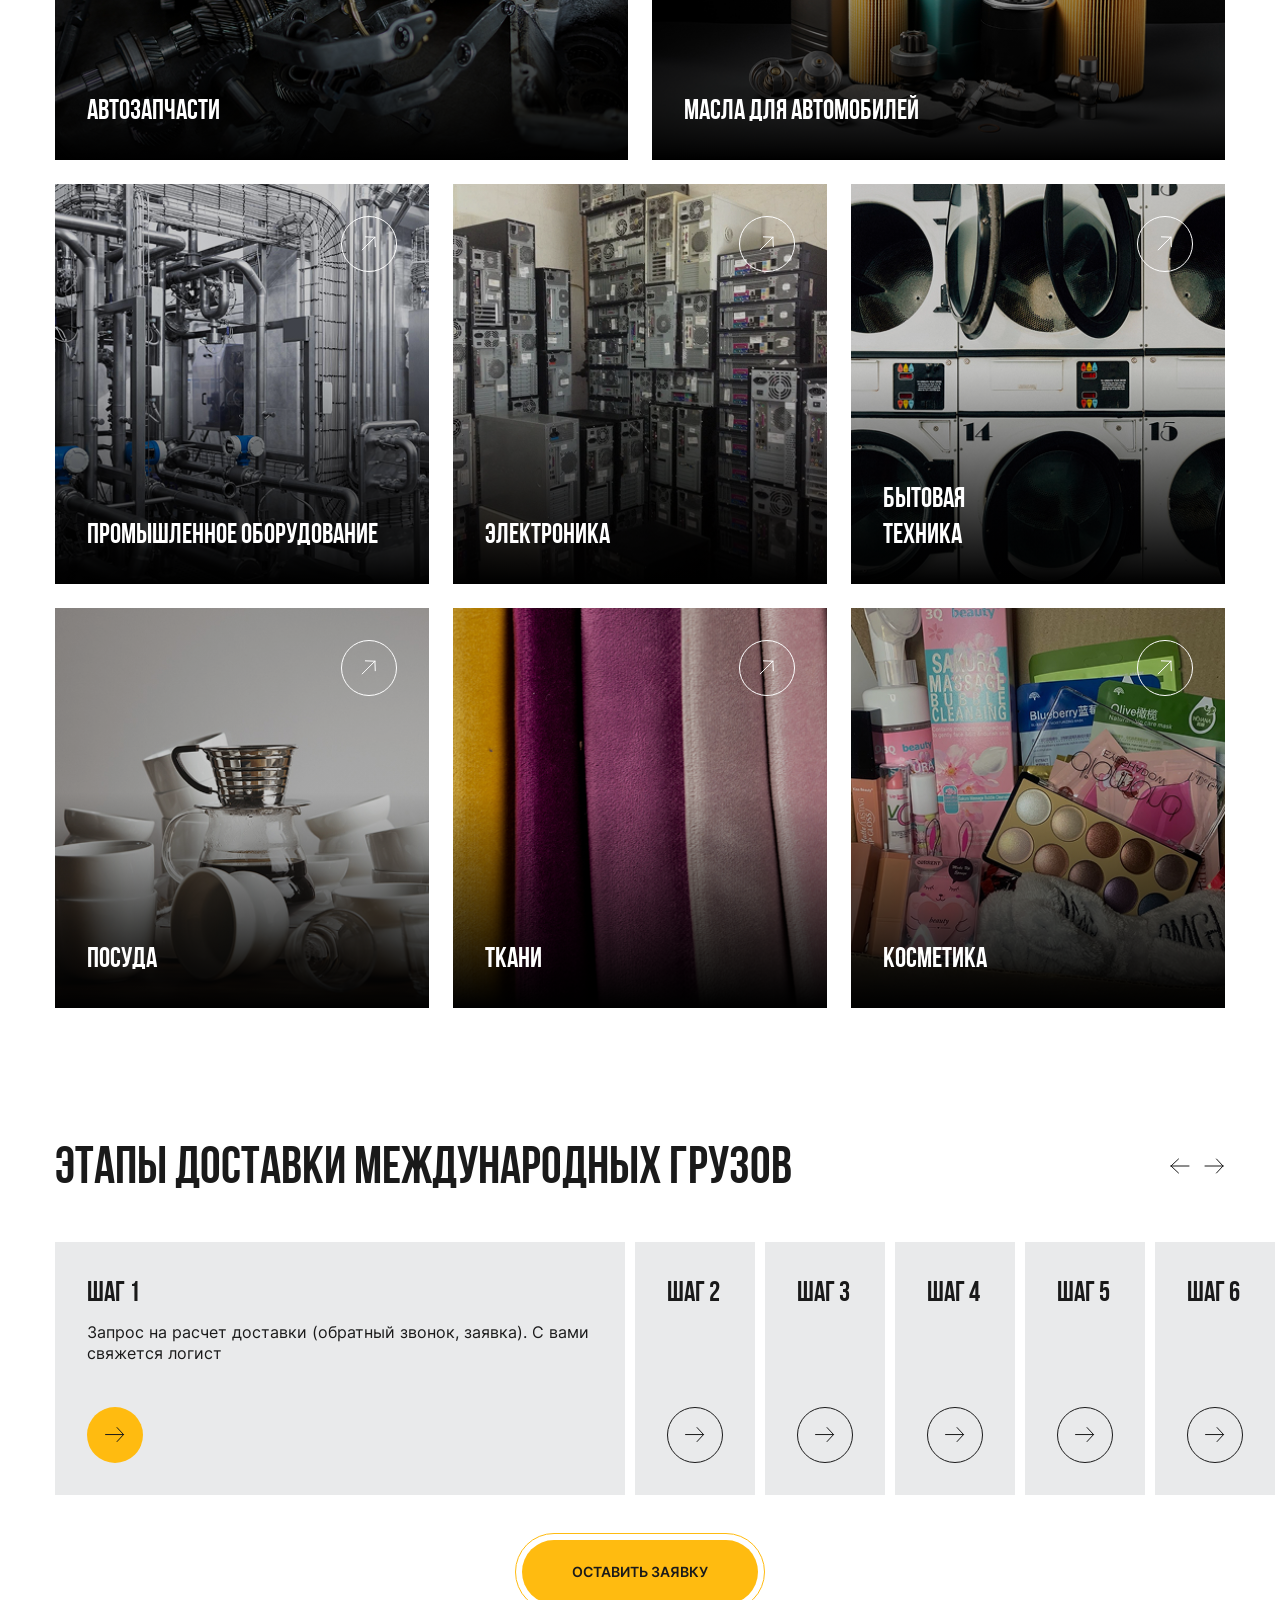
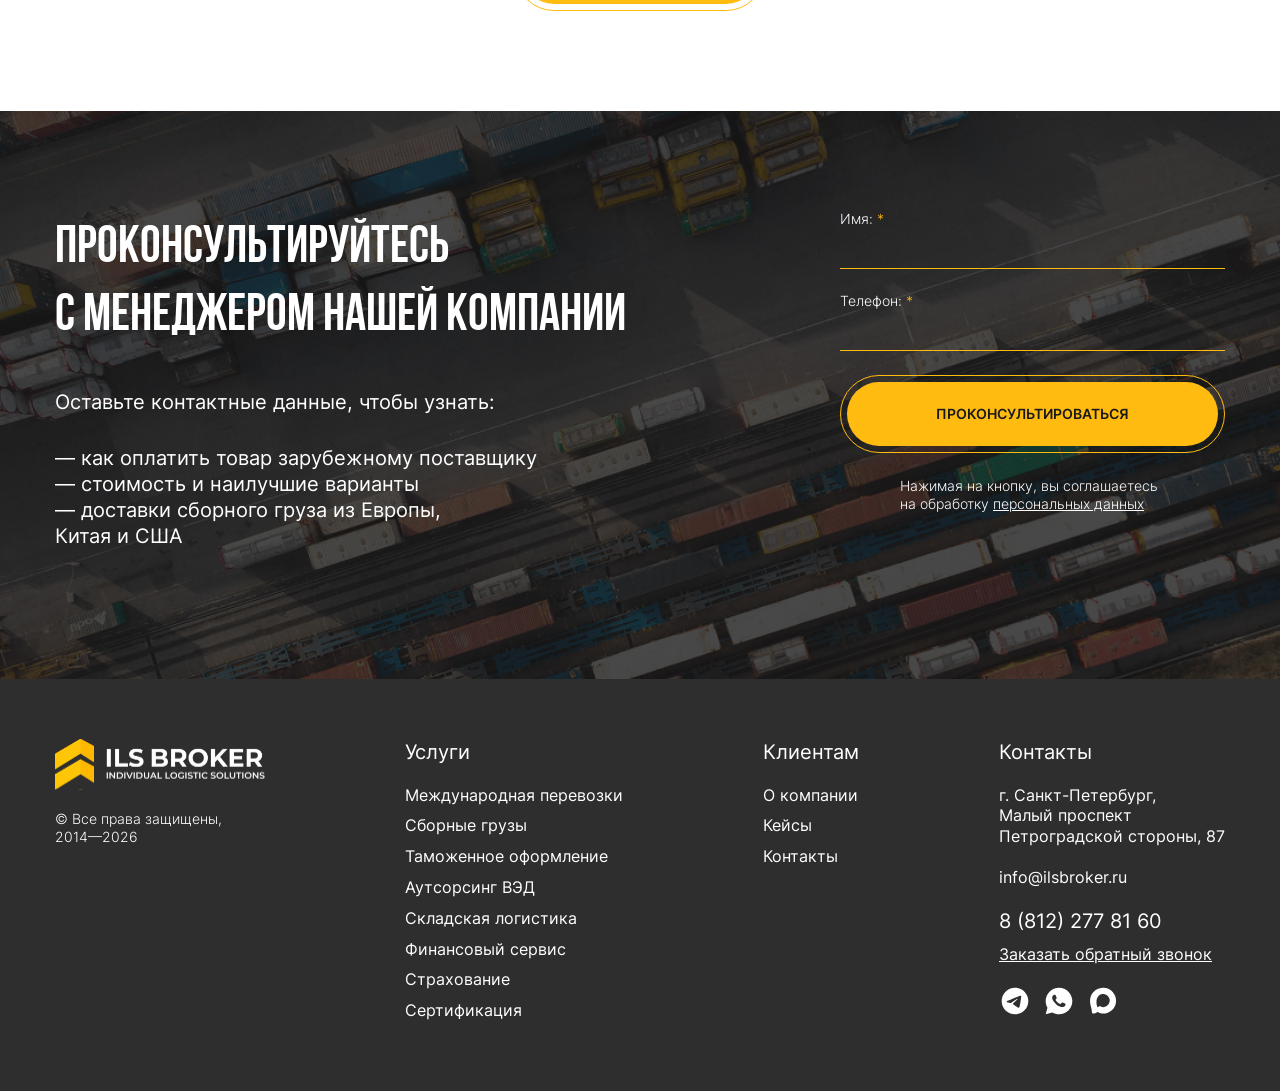
<file: usluga.html>
<!DOCTYPE html>

<html lang="ru">

<head>
	<meta charset="utf-8" />
	<title>usluga</title>
	<meta name="description" content="" />
	<meta http-equiv="X-UA-Compatible" content="IE=edge" />
	<meta name="viewport" content="width=device-width, initial-scale=1.0, maximum-scale=1.0, user-scalable=no">
    

    <link rel="stylesheet" href="css/fontawesome-all.css" />
    <link rel="stylesheet" href="css/slick.css" />
    <link rel="stylesheet" href="css/slick-theme.css" />
    <link rel="stylesheet" href="css/jquery.fancybox.css" />
    <link rel="stylesheet" href="css/swiper-bundle.min.css" />
    <link rel="stylesheet" href="css/fonts.css" />
    <link rel="stylesheet" href="css/reset.css" />
    <link rel="stylesheet" href="css/style.css" />
    <link rel="stylesheet" href="css/media.css" />
	
	

</head>
<body>

    
    
    <!-- HEADER
    ================================= -->
    <div class="header header_inner">
        <div class="in">
            <div class="container">
                <div class="cols">
                    <div class="col">
                        <div class="burger show1200"></div>
                        <div class="logo">
                            <a href="">
                                <img src="img/header/logo.svg" alt="">
                            </a>
                        </div>
                    </div>
                    <div class="col hidd1200">
                        <div class="nav">
                            <ul>
                                <li><a href="">Международные перевозки <i></i></a>
                                    <ul>
                                        <li><a href="">Азиатское направление</a></li>
                                        <li><a href="">Европейское направление</a></li>
                                        <li><a href="">Виды перевозок</a></li>
                                    </ul>
                                </li>
                                <li><a href="">Услуги <i></i></a>
                                    <ul>
                                        <li><a href="">Международная перевозка</a></li>
                                        <li><a href="">Сборные грузы</a></li>
                                        <li><a href="">Таможенное оформление</a></li>
                                        <li><a href="">Аутсорсинг ВЭД</a></li>
                                        <li><a href="">Складская логистика</a></li>
                                        <li><a href="">Финансовый сервис</a></li>
                                        <li><a href="">Страхование</a></li>
                                        <li><a href="">Сертификация</a></li>
                                    </ul>
                                </li>
                                <li><a href="">ВЭД</a></li>
                                <li><a href="">О компании</a></li>
                                <li><a href="">Кейсы</a></li>
                                <li><a href="">Контакты</a></li>
                            </ul>
                        </div>
                    </div>
                    <div class="col">
                        <div class="social hidd1200">
                            <div class="social__item">
                                <a href="" class="tg_w hover"></a>
                            </div>
                            <div class="social__item">
                                <a href="" class="wh_w hover"></a>
                            </div>
                            <div class="social__item">
                                <a href="" class="max_w hover"></a>
                            </div>
                        </div>
                        <div class="phone-mob show1200"></div>
                    </div>
                </div>
            </div>
        </div>
        <div class="menu-mob">
            <div class="nav-mob">
                <div class="nav-mob__level-1">
                    <ul>
                        <li><a href="" class="open-1" data-openid_1="level-2_1">Международные перевозки <i></i></a></li>
                        <li><a href="" class="open-1" data-openid_1="level-2_2">Услуги <i></i></a></li>
                        <li><a href="">ВЭД</a></li>
                        <li><a href="">О компании</a></li>
                        <li><a href="">Кейсы</a></li>
                        <li><a href="">Контакты</a></li>                                          
                    </ul>
                </div>
                <div class="nav-mob__level-2" id="level-2_1">
                    <div class="level-back level-back-1"><i></i> Международные перевозки</div>
                    <ul>
                        <li><a href="">Азиатское направление</a></li>
                        <li><a href="">Европейское направление</a></li>
                        <li><a href="">Виды перевозок</a></li>
                    </ul>
                </div>
                <div class="nav-mob__level-2" id="level-2_2">
                    <div class="level-back level-back-1"><i></i> Услуги</div>
                    <ul>
                        <li><a href="">Международная перевозка</a></li>
                        <li><a href="">Сборные грузы</a></li>
                        <li><a href="">Таможенное оформление</a></li>
                        <li><a href="">Аутсорсинг ВЭД</a></li>
                        <li><a href="">Складская логистика</a></li>
                        <li><a href="">Финансовый сервис</a></li>
                        <li><a href="">Страхование</a></li>
                        <li><a href="">Сертификация</a></li>
                    </ul>
                </div>
            </div> 
            <div class="bottom">
                <div class="soc-mob">
                    <div class="soc-mob__item">
                        <a href="">WhatsApp</a>
                    </div>
                    <div class="soc-mob__item">
                        <a href="">Telegram</a>
                    </div>
                    <div class="soc-mob__item">
                        <a href="">MAX</a>
                    </div>
                </div>
            </div>                       
        </div>

    </div>

    <!-- CONTENT
    ================================= -->
    <div class="content">
        <div class="content__top hidd1200">
            <div class="container">
                <div class="breadcrumbs">
                    <ul>
                        <li><a href="">главная</a></li>
                        <li><a href="">Услуги</a></li>
                        <li><a href="">Международные перевозки</a></li>
                        <li>Доставка грузов из Китая</li>
                    </ul>                
                </div>
            </div>
        </div>
        <div class="topping">
            <div class="pic">
                <img src="img/topping/pic_1.jpg" alt="">
            </div>
            <div class="container">
                <div class="in">
                    <div class="vert">
                        <h1 class="title"><span>Доставка грузов из Китая</span></h1>
                        <ul class="cir-list">
                            <li>Доставка из КНР от 14 до 60 дней в «белую»</li>
                            <li>Выгодная авиа доставка, доставка морем и поездом</li>
                            <li>Возим батарейки и аккумуляторы</li>
                        </ul>
                        <a href="#popup" data-fancybox data-options='{"touch" : false}' class="btn btn-yellow md"><span>Оставить заявку</span></a>
                    </div>
                </div>
            </div>
        </div>
        <div class="content__body">
            <div class="container">
                <h2>Особенности перевозок из КНР и стран Азии</h2>
                <div class="des pad-bot-80">
                    <p>Как правило, доставка товара в контейнерах из Китая производится с использованием нескольких видов транспорта.</p>
                    <p>На первом этапе доставка осуществляется при помощи морских судов в порты РФ (Владивосток, Санкт-Петербург, а также порты Прибалтики). Далее для транспортировки используется железнодорожный или автотранспорт. Если груз не нуждается в определённых условиях, доставка может ограничиваться только ж/д транспортом. </p>
                    <p>Мы можем доставить груз из Китая в ваш пункт за срок от 14 до 60 дней. Зависит от вида транспорта. Морская контейнерная доставка из Китая, организованная согласно схеме «от двери до двери», несёт себе полный комплекс услуг по доставке груза, а также его оформлению в таможенных органах. Специалисты «Транссертико» гарантируют полное и качественное оформление всей необходимой документации в соответствии с нормами действующего законодательства.</p>
                </div>
                <h2>Что мы доставляем</h2>

                <div class="cat">
                    <div class="items">
                        <div class="item w50">
                            <a href="">
                                <div class="in">
                                    <div class="pic">
                                        <img src="img/cat/pic_1.jpg" alt="">
                                    </div>
                                    <div class="flex">
                                        <div class="top">
                                            <div class="btn btn-up"></div>
                                        </div>
                                        <div class="bottom">
                                            <div class="title">Автозапчасти</div>
                                        </div>
                                    </div>
                                </div>
                            </a>
                        </div>
                        <div class="item w50">
                            <a href="">
                                <div class="in">
                                    <div class="pic">
                                        <img src="img/cat/pic_2.jpg" alt="">
                                    </div>
                                    <div class="flex">
                                        <div class="top">
                                            <div class="btn btn-up"></div>
                                        </div>
                                        <div class="bottom">
                                            <div class="title">Масла для автомобилей</div>
                                        </div>
                                    </div>
                                </div>
                            </a>
                        </div>
                        <div class="item w33">
                            <a href="">
                                <div class="in">
                                    <div class="pic">
                                        <img src="img/cat/pic_3.jpg" alt="">
                                    </div>
                                    <div class="flex">
                                        <div class="top">
                                            <div class="btn btn-up"></div>
                                        </div>
                                        <div class="bottom">
                                            <div class="title">Промышленное оборудование</div>
                                        </div>
                                    </div>
                                </div>
                            </a>
                        </div>
                        <div class="item w33">
                            <a href="">
                                <div class="in">
                                    <div class="pic">
                                        <img src="img/cat/pic_4.jpg" alt="">
                                    </div>
                                    <div class="flex">
                                        <div class="top">
                                            <div class="btn btn-up"></div>
                                        </div>
                                        <div class="bottom">
                                            <div class="title">Электроника</div>
                                        </div>
                                    </div>
                                </div>
                            </a>
                        </div>
                        <div class="item w33">
                            <a href="">
                                <div class="in">
                                    <div class="pic">
                                        <img src="img/cat/pic_5.jpg" alt="">
                                    </div>
                                    <div class="flex">
                                        <div class="top">
                                            <div class="btn btn-up"></div>
                                        </div>
                                        <div class="bottom">
                                            <div class="title">Бытовая<br> техника</div>
                                        </div>
                                    </div>
                                </div>
                            </a>
                        </div>
                        <div class="item w33">
                            <a href="">
                                <div class="in">
                                    <div class="pic">
                                        <img src="img/cat/pic_6.jpg" alt="">
                                    </div>
                                    <div class="flex">
                                        <div class="top">
                                            <div class="btn btn-up"></div>
                                        </div>
                                        <div class="bottom">
                                            <div class="title">Посуда</div>
                                        </div>
                                    </div>
                                </div>
                            </a>
                        </div>
                        <div class="item w33">
                            <a href="">
                                <div class="in">
                                    <div class="pic">
                                        <img src="img/cat/pic_7.jpg" alt="">
                                    </div>
                                    <div class="flex">
                                        <div class="top">
                                            <div class="btn btn-up"></div>
                                        </div>
                                        <div class="bottom">
                                            <div class="title">Ткани</div>
                                        </div>
                                    </div>
                                </div>
                            </a>
                        </div>
                        <div class="item w33">
                            <a href="">
                                <div class="in">
                                    <div class="pic">
                                        <img src="img/cat/pic_8.jpg" alt="">
                                    </div>
                                    <div class="flex">
                                        <div class="top">
                                            <div class="btn btn-up"></div>
                                        </div>
                                        <div class="bottom">
                                            <div class="title">Косметика</div>
                                        </div>
                                    </div>
                                </div>
                            </a>
                        </div>
                    </div>
                </div>

            </div>
        </div>
    </div>

     <!-- STAGE
    ================================= -->
    <div class="section section-top-0 section-bottom overflow-hidden">
        <div class="container">
            <div class="b-head">
                <div class="cols">
                    <div class="col">
                        <h2 class="title-block">Этапы доставки международных грузов</h2>
                    </div>
                    <div class="col hidd1200">
                        <div class="arrow-append">
                            <!--<div class="swiper-button-next" id="swiper-button-next_2"></div>
                            <div class="swiper-button-prev" id="swiper-button-prev_2"></div> -->
                            <button class="simple-slider__prev" id="prevSlide"></button>
                            <button class="simple-slider__next" id="nextSlide"></button>
                        </div>
                    </div>
                </div>
            </div>            
            

            <div class="stage stage-des hidd1200">
                <div class="simple-slider">
                    <div class="simple-slider__container">
                        <div class="simple-slider__track" id="track">
                            <div class="simple-slide">
                                <div class="item">
                                    <div class="in">
                                        <div class="title">ШАГ 1</div>
                                        <p>Запрос на расчет доставки (обратный звонок, заявка). С вами свяжется логист</p>
                                        <div class="arrow"></div>
                                    </div>
                                </div>
                            </div>
                            <div class="simple-slide">
                                <div class="item">
                                    <div class="in">
                                        <div class="title">ШАГ 2</div>
                                        <p>Мы связываемся с поставщиком и согласовываем все детали поставки</p>
                                        <div class="arrow"></div>
                                    </div>
                                </div>
                            </div>
                            <div class="simple-slide">
                                <div class="item">
                                    <div class="in">
                                        <div class="title">ШАГ 3</div>
                                        <p>Подготавливаем для вас комплексное предложение с учетом всех затрат (сертификация, логистика, таможенное оформление)</p>
                                        <div class="arrow"></div>
                                    </div>
                                </div>
                            </div>
                            <div class="simple-slide">
                                <div class="item">
                                    <div class="in">
                                        <div class="title">ШАГ 4</div>
                                        <p>Заключаем с вами контракт и подписываем спецификацию</p>
                                        <div class="arrow"></div>
                                    </div>
                                </div>
                            </div>
                            <div class="simple-slide">
                                <div class="item">
                                    <div class="in">
                                        <div class="title">ШАГ 5</div>
                                        <p>Заключаем внешнеторговый контракт с поставщиком и вносим предоплату за товар</p>
                                        <div class="arrow"></div>
                                    </div>
                                </div>
                            </div>
                            <div class="simple-slide">
                                <div class="item">
                                    <div class="in">
                                        <div class="title">ШАГ 6</div>
                                        <p>Контролируем процесс производства</p>
                                        <div class="arrow"></div>
                                    </div>
                                </div>
                            </div>
                            <div class="simple-slide">
                                <div class="item">
                                    <div class="in">
                                        <div class="title">ШАГ 7</div>
                                        <p>Организовываем и осуществляем международную доставку груза и контролируем ее на всех этапах</p>
                                        <div class="arrow"></div>
                                    </div>
                                </div>
                            </div>
                            <div class="simple-slide">
                                <div class="item">
                                    <div class="in">
                                        <div class="title">ШАГ 8</div>
                                        <p>Комплектуем полный пакет документов для ускоренной таможенной очистки товара</p>
                                        <div class="arrow"></div>
                                    </div>
                                </div>
                            </div>
                            <div class="simple-slide">
                                <div class="item">
                                    <div class="in">
                                        <div class="title">ШАГ 9</div>
                                        <p>Комплектуем полный пакет документов для ускоренной таможенной очистки товара</p>
                                        <div class="arrow"></div>
                                    </div>
                                </div>
                            </div>
                            <div class="simple-slide">
                                <div class="item">
                                    <div class="in">
                                        <div class="title">ШАГ 10</div>
                                        <p>Передаем вам товар на вашем складе</p>
                                        <div class="arrow"></div>
                                    </div>
                                </div>
                            </div>
                        </div>
                    </div>
                  
                </div>
            </div>

            <div class="stage show1200">
                <div class="items">
                    <div class="item">
                        <div class="in">
                            <div class="title">ШАГ 1</div>
                            <p>Запрос на расчет доставки (обратный звонок, заявка). С вами свяжется логист</p>
                        </div>
                    </div>
                    <div class="item">
                        <div class="in">
                            <div class="title">ШАГ 2</div>
                            <p>Мы связываемся с поставщиком и согласовываем все детали поставки</p>
                        </div>
                    </div>
                    <div class="item">
                        <div class="in">
                            <div class="title">ШАГ 3</div>
                            <p>Подготавливаем для вас комплексное предложение с учетом всех затрат (сертификация, логистика, таможенное оформление)</p>
                        </div>
                    </div>
                    <div class="item">
                        <div class="in">
                            <div class="title">ШАГ 4</div>
                            <p>Заключаем с вами контракт и подписываем спецификацию</p>
                        </div>
                    </div>
                    <div class="item">
                        <div class="in">
                            <div class="title">ШАГ 5</div>
                            <p>Заключаем внешнеторговый контракт с поставщиком и вносим предоплату за товар</p>
                        </div>
                    </div>
                    <div class="item">
                        <div class="in">
                            <div class="title">ШАГ 6</div>
                            <p>Контролируем процесс производства</p>
                        </div>
                    </div>
                    <div class="item">
                        <div class="in">
                            <div class="title">ШАГ 7</div>
                            <p>Организовываем и осуществляем международную доставку груза и контролируем ее на всех этапах</p>
                        </div>
                    </div>
                    <div class="item">
                        <div class="in">
                            <div class="title">ШАГ 8</div>
                            <p>Комплектуем полный пакет документов для ускоренной таможенной очистки товара</p>
                        </div>
                    </div>
                    <div class="item">
                        <div class="in">
                            <div class="title">ШАГ 9</div>
                            <p>Комплектуем полный пакет документов для ускоренной таможенной очистки товара</p>
                        </div>
                    </div>
                    <div class="item">
                        <div class="in">
                            <div class="title">ШАГ 10</div>
                            <p>Передаем вам товар на вашем складе</p>
                        </div>
                    </div>
                </div>
            </div>

            <div class="flex-bot">
                <a href="#popup" data-fancybox data-options='{"touch" : false}' class="btn btn-yellow"><span>Оставить заявку</span></a>
            </div>
        </div>
    </div>

    <!-- ACTION
    ================================= -->
    <div class="action bg">
        <div class="container">
            <div class="action__cols">
                <div class="action__left">
                    <h2 class="title-block white">Проконсультируйтесь<br> с менеджером нашей компании</h2>
                    <p>Оставьте контактные данные, чтобы узнать:</p>
                    <p>— как оплатить товар зарубежному поставщику<br> — стоимость и наилучшие варианты<br> — доставки сборного груза из Европы,<br> Китая и США</p>
                </div>
                <div class="action__right">
                    <form class="action__form">
                        <div class="form-group">
                            <label class="label">Имя: <span>*</span></label>
                            <input type="text" name="" placeholder="">
                        </div>
                        <div class="form-group">
                            <label class="label">Телефон: <span>*</span></label>
                            <input class="mask" type="text" name="" placeholder="">
                        </div>
                        <button class="btn btn-yellow w100"><span>проконсультироваться</span></button>
                        <div class="agree">Нажимая на кнопку, вы соглашаетесь на обработку <a href="">персональных данных</a></div>
                    </form>
                </div>
            </div>
        </div>
    </div>

  
    <!-- FOOTER
    ================================= -->
    <div class="footer">
        <div class="container">
            <div class="cols">
                <div class="col">
                    <div class="logo">
                        <a href="">
                            <img src="img/footer/logo.svg" alt="">                            
                        </a>
                    </div>
                    <div class="copyrights hidd1200">© Все права защищены,<br>  2014—2026</div>
                    <div class="footer__phone mob show1200">
                        <a href="">8 (812) 277 81 60</a>
                    </div>
                </div>
                <div class="col">
                    <div class="subtitle">Услуги</div>
                    <div class="footer__full">
                        <ul class="footer-nav">
                            <li><a href="">Международная перевозки</a></li>                            
                            <li><a href="">Сборные грузы</a></li>
                            <li><a href="">Таможенное оформление</a></li>
                            <li><a href="">Аутсорсинг ВЭД</a></li>
                            <li><a href="">Складская логистика</a></li>
                            <li><a href="">Финансовый сервис</a></li>
                            <li><a href="">Страхование</a></li>
                            <li><a href="">Сертификация</a></li>
                        </ul>
                    </div>
                </div>
                <div class="col">
                    <div class="subtitle">Клиентам</div>
                    <div class="footer__full">
                        <ul class="footer-nav">
                            <li><a href="">О компании</a></li>                            
                            <li><a href="">Кейсы</a></li>  
                            <li><a href="">Контакты</a></li>  
                        </ul>
                    </div>
                </div>
                <div class="col">
                    <div class="subtitle">Контакты</div>
                    <div class="footer__full">
                        <div class="footer__place">г. Санкт-Петербург,<br> Малый проспект<br> Петроградской стороны, 87</div>
                        <div class="footer__mail">
                            <a href="">info@ilsbroker.ru</a>
                        </div>
                        <div class="footer__phone">
                            <a href="">8 (812) 277 81 60</a>
                        </div>
                        <div class="footer__callback">
                            <a href="#popup" data-fancybox data-options='{"touch" : false}'>Заказать обратный звонок</a>
                        </div>
                        <div class="social">
                            <div class="social__item sm">
                                <a href="" class="tg_w hover"></a>
                            </div>
                            <div class="social__item sm">
                                <a href="" class="wh_w hover"></a>
                            </div>
                            <div class="social__item sm">
                                <a href="" class="max_w hover"></a>
                            </div>
                        </div>
                    </div>
                </div>
            </div>
            <div class="copyrights show1200">© Все права защищены,  2014—2026</div>
        </div>
    </div>

    <!--popup-->
    <div style="display: none;" id="popup">
        <div class="popup">   
            <h2 class="popup__title">СДЕЛАЙТЕ ШАГ В МИР НАДЁЖНОЙ ЛОГИСТИКИ</h2>
            <p class="popup__text">Обращаясь в нашу компанию, вы можете быть уверены: все ваши потребности будут учтены, договорённости соблюдены, а средства сэкономлены. Будем рады проявить себя в деле!</p>
            <p class="popup__text big">Заполните форму, и наш менеджер свяжется с вами</p>
            <form class="action__form">
                <div class="form-group">
                    <label class="label">Имя: <span>*</span></label>
                    <input type="text" name="" placeholder="">
                </div>
                <div class="form-group">
                    <label class="label">Телефон: <span>*</span></label>
                    <input class="mask" type="text" name="" placeholder="">
                </div>
                <button class="btn btn-yellow w100"><span>проконсультироваться</span></button>
                <div class="agree">Нажимая на кнопку, вы соглашаетесь на обработку <a href="">персональных данных</a></div>
            </form>
        </div>  
    </div>
    
    <a class="up-page" href="#"></a>
  
    
    
    
    <script src="libs/jquery-3.7.1.min.js"></script>
    <script src="libs/jquery.fancybox.js"></script>
    <script src="libs/slick.min.js"></script> 
    <script src="libs/swiper-bundle.min.js"></script> 
    <script src="libs/jquery.maskedinput.js"></script>
    <script src="js/common.js"></script>
 

   
    
</body>
</html>
</file>
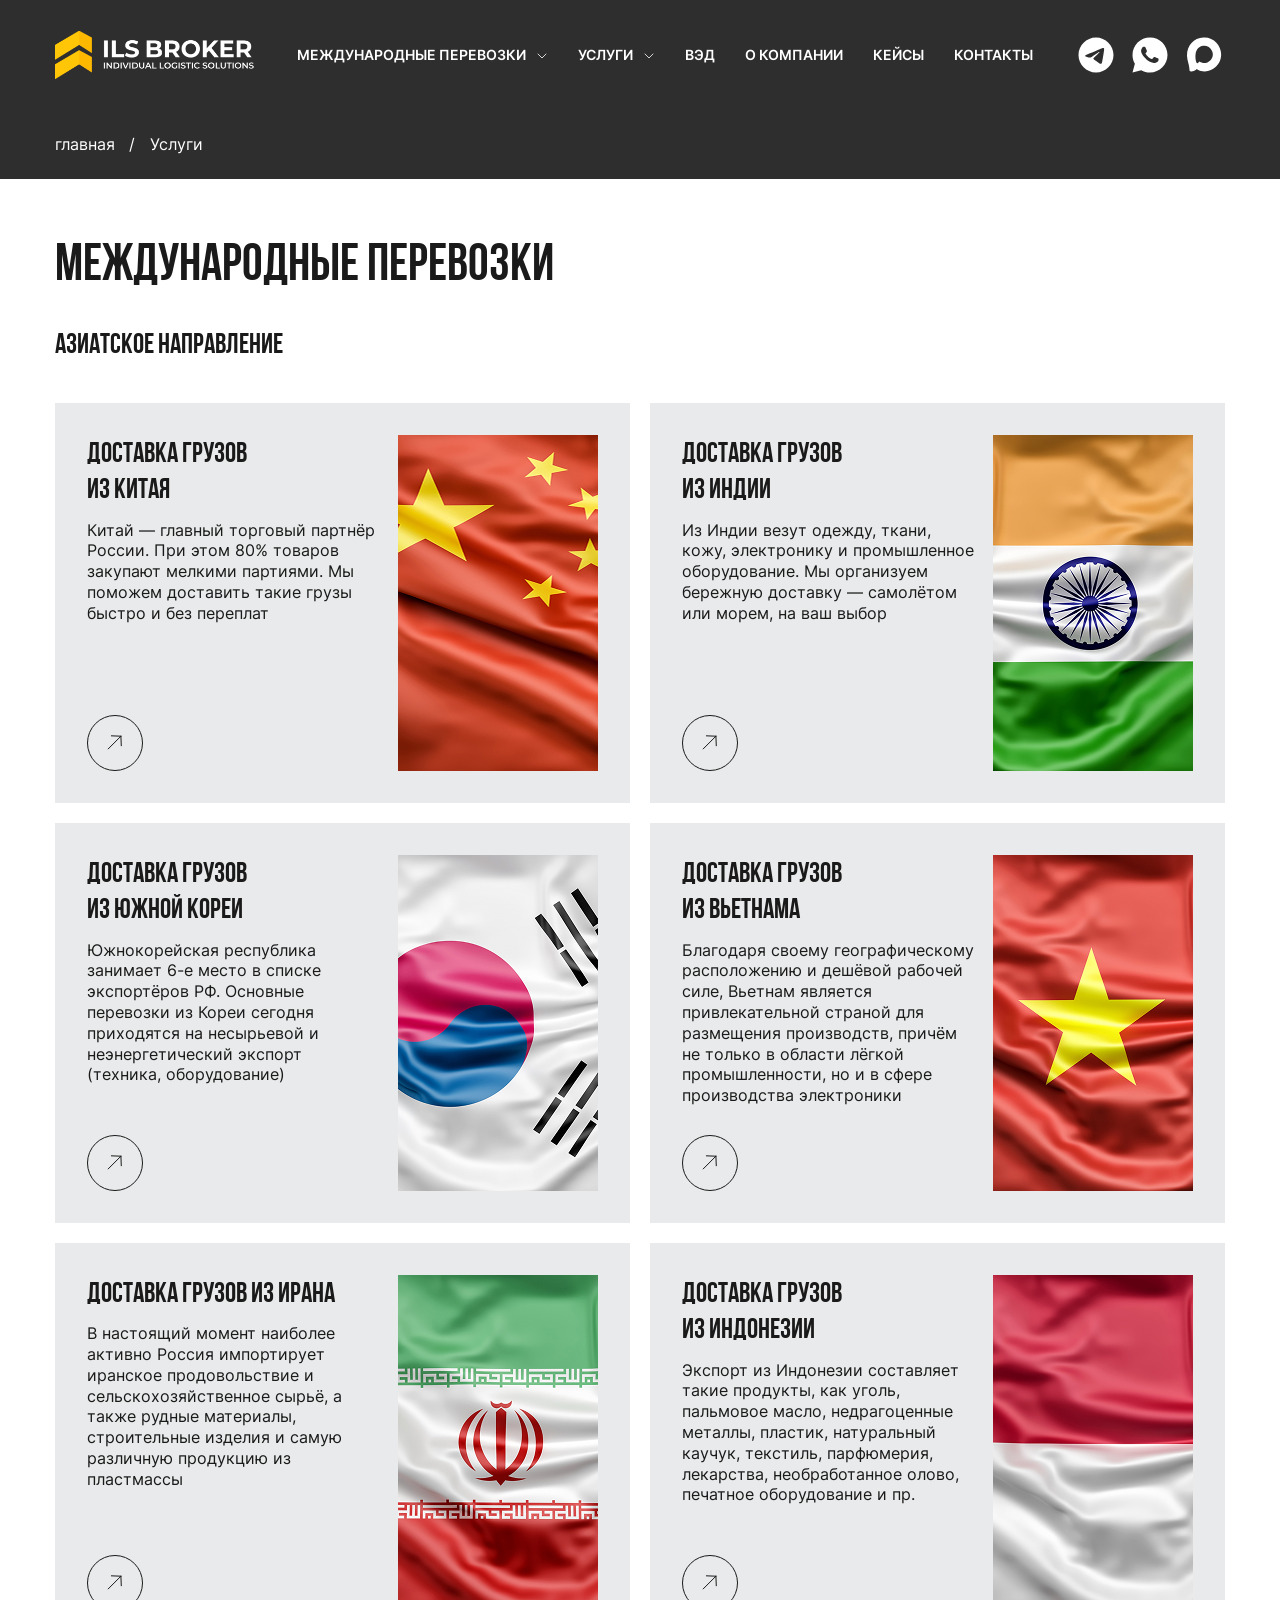
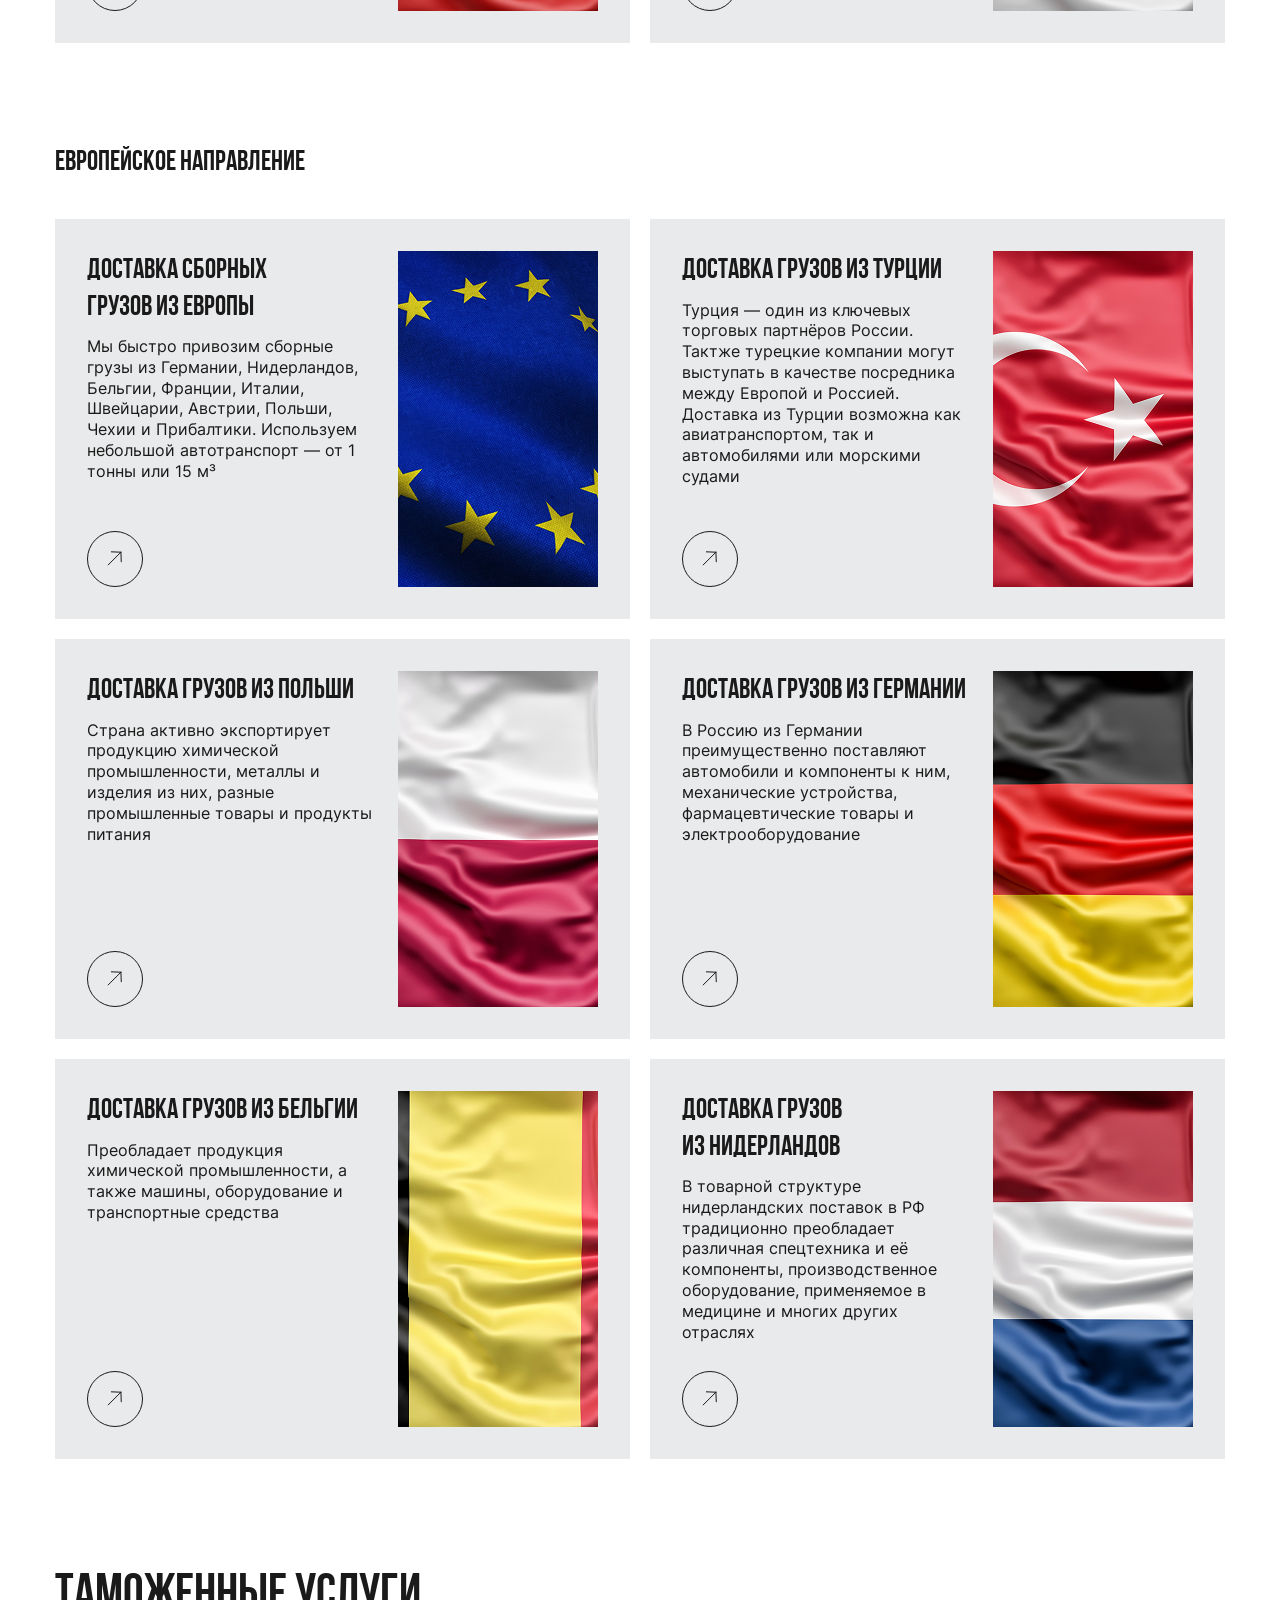
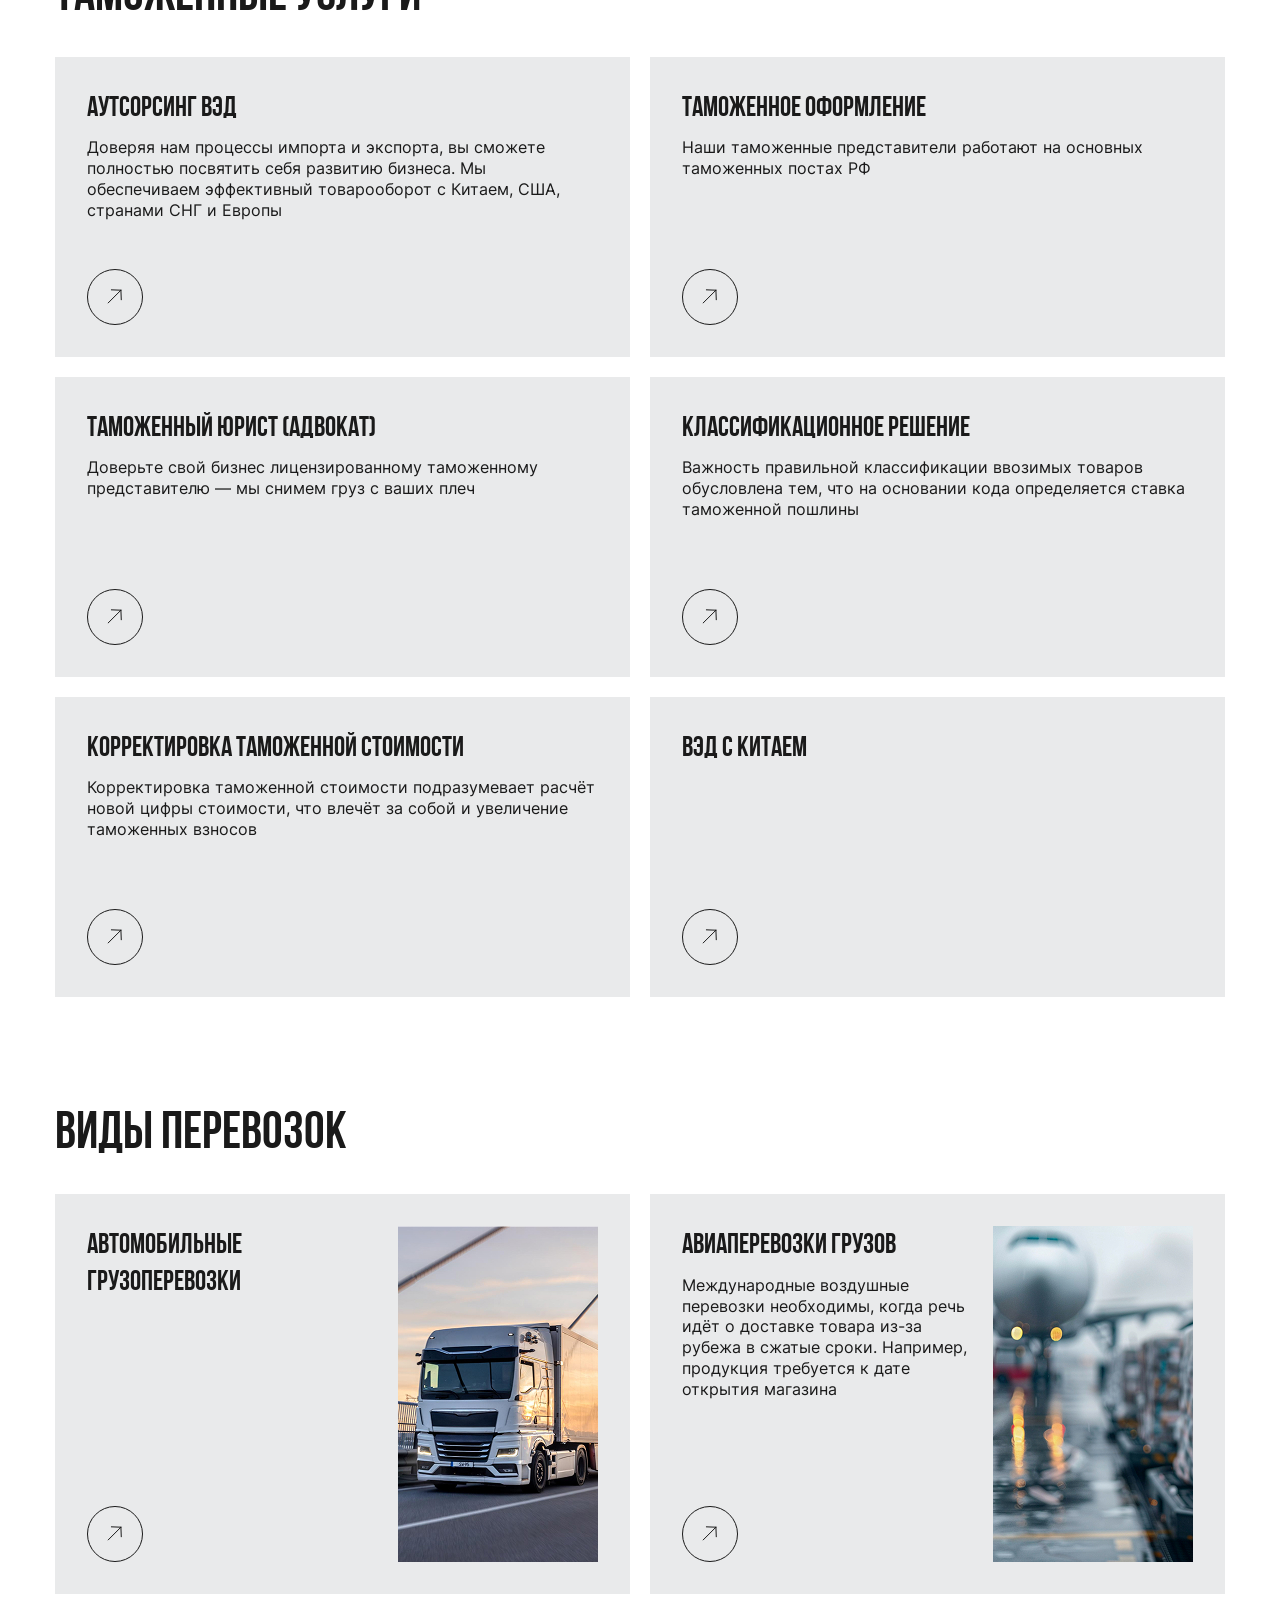
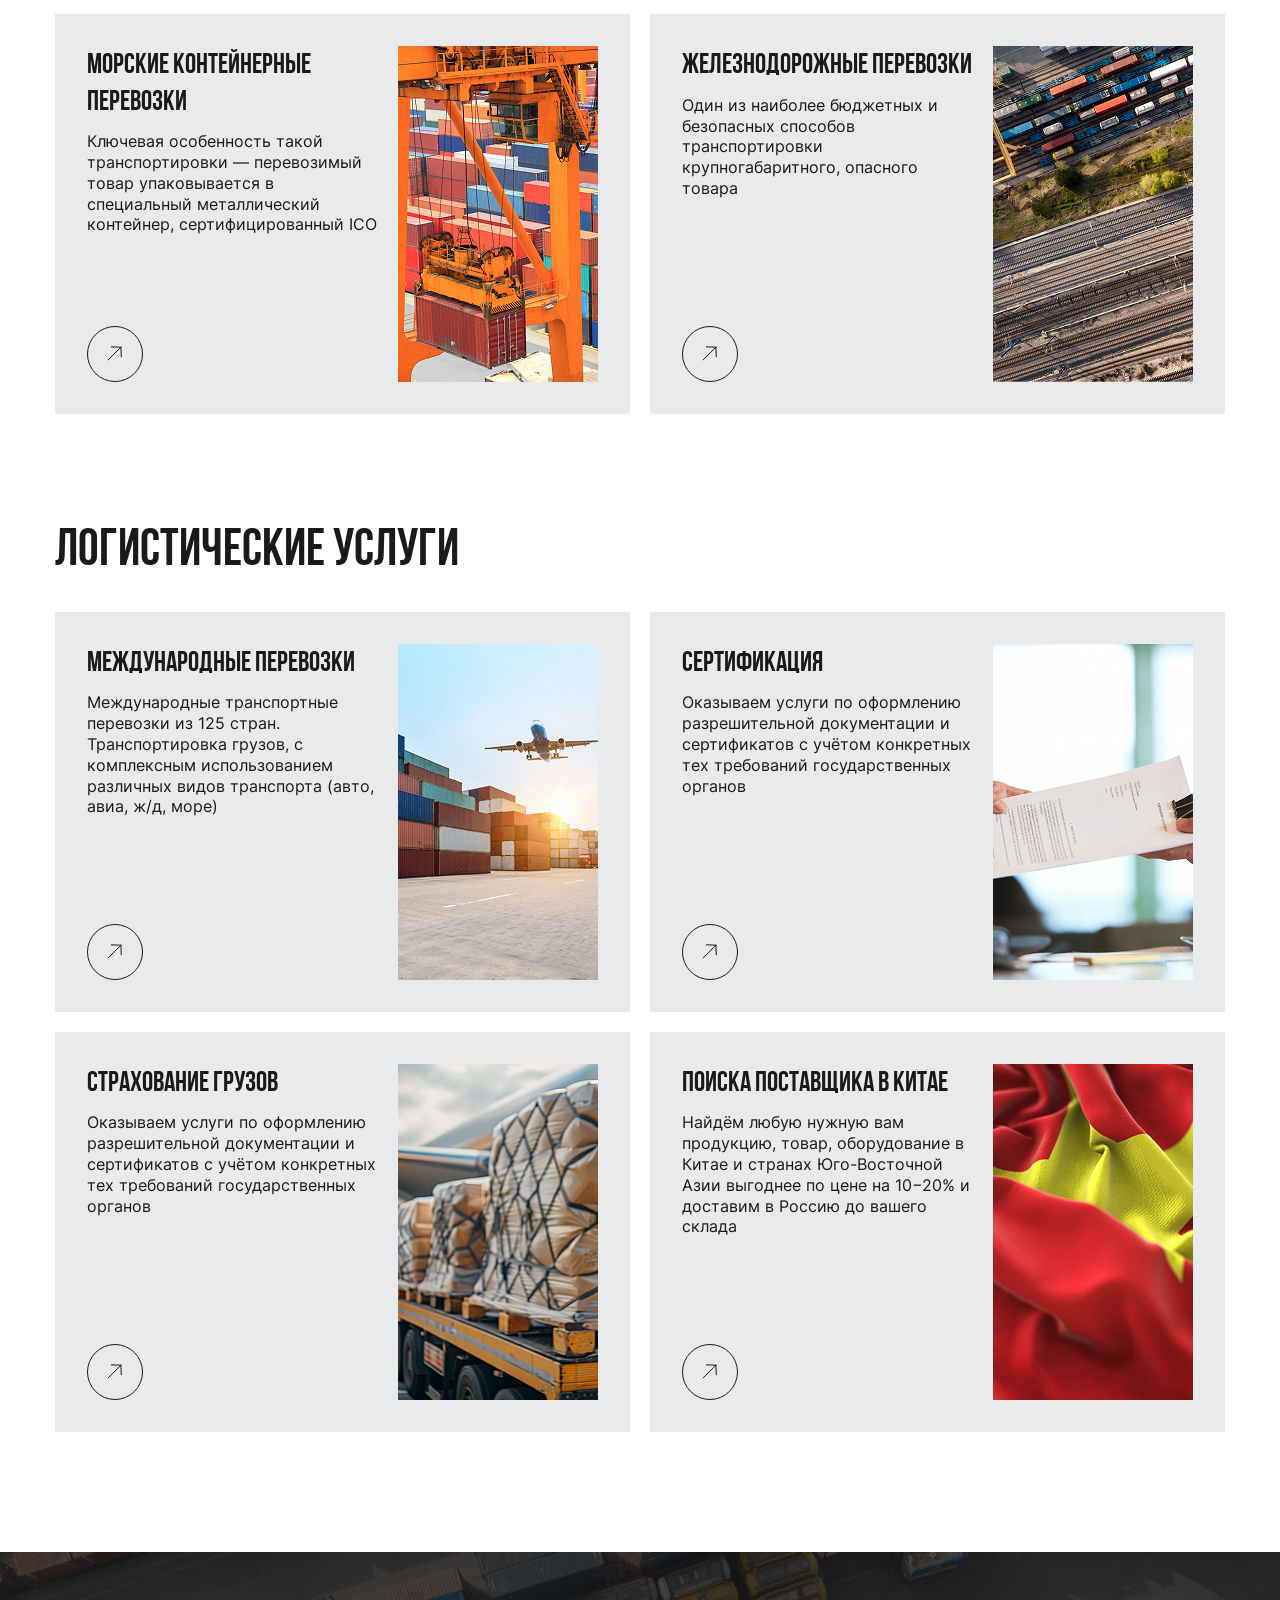
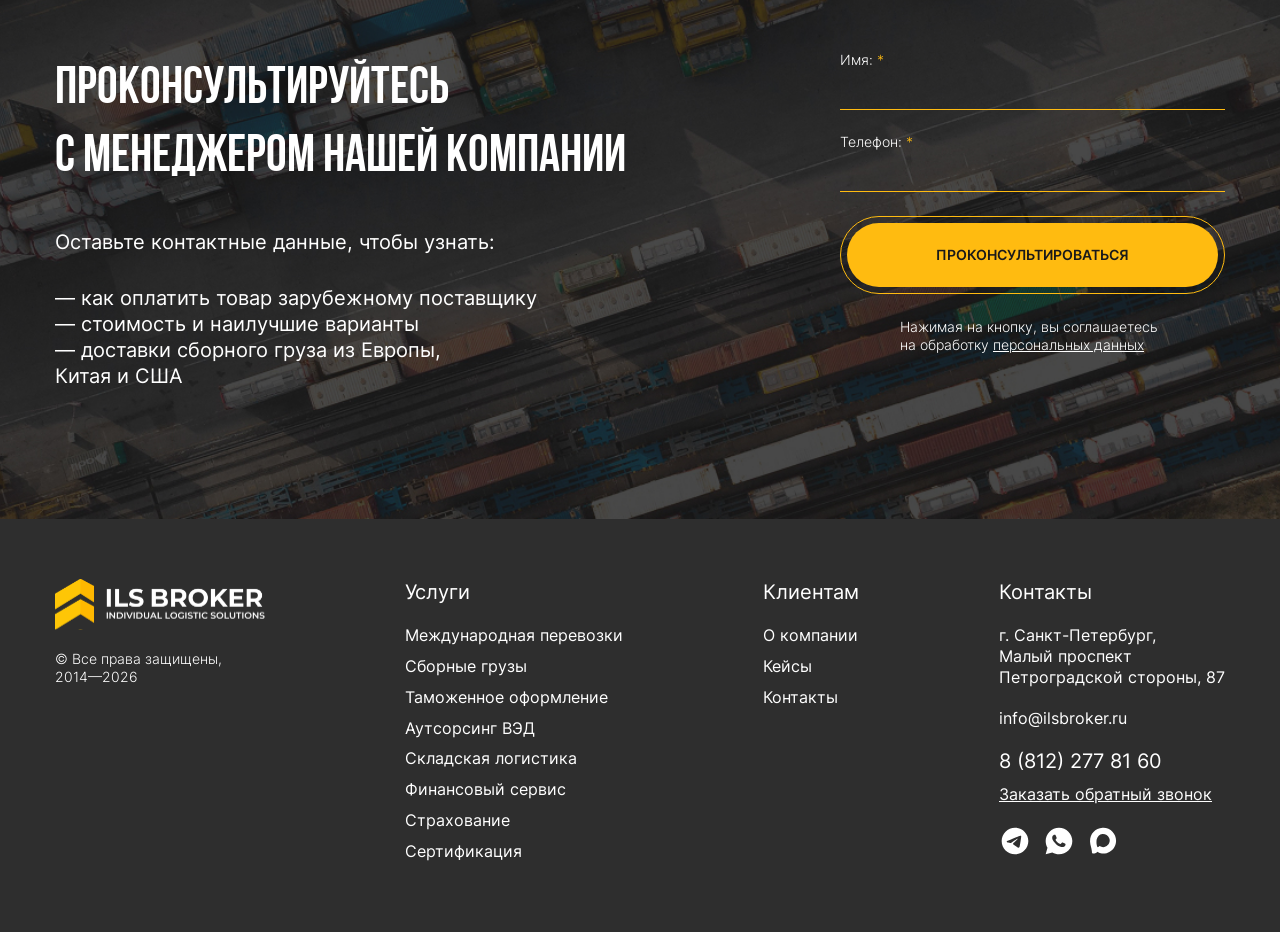
<file: uslugi.html>
<!DOCTYPE html>

<html lang="ru">

<head>
	<meta charset="utf-8" />
	<title>uslugi</title>
	<meta name="description" content="" />
	<meta http-equiv="X-UA-Compatible" content="IE=edge" />
	<meta name="viewport" content="width=device-width, initial-scale=1.0, maximum-scale=1.0, user-scalable=no">
    

    <link rel="stylesheet" href="css/fontawesome-all.css" />
    <link rel="stylesheet" href="css/slick.css" />
    <link rel="stylesheet" href="css/slick-theme.css" />
    <link rel="stylesheet" href="css/jquery.fancybox.css" />
    <link rel="stylesheet" href="css/swiper-bundle.min.css" />
    <link rel="stylesheet" href="css/fonts.css" />
    <link rel="stylesheet" href="css/reset.css" />
    <link rel="stylesheet" href="css/style.css" />
    <link rel="stylesheet" href="css/media.css" />
	
	

</head>
<body>

    
    
    <!-- HEADER
    ================================= -->
    <div class="header header_inner">
        <div class="in">
            <div class="container">
                <div class="cols">
                    <div class="col">
                        <div class="burger show1200"></div>
                        <div class="logo">
                            <a href="">
                                <img src="img/header/logo.svg" alt="">
                            </a>
                        </div>
                    </div>
                    <div class="col hidd1200">
                        <div class="nav">
                            <ul>
                                <li><a href="">Международные перевозки <i></i></a>
                                    <ul>
                                        <li><a href="">Азиатское направление</a></li>
                                        <li><a href="">Европейское направление</a></li>
                                        <li><a href="">Виды перевозок</a></li>
                                    </ul>
                                </li>
                                <li><a href="">Услуги <i></i></a>
                                    <ul>
                                        <li><a href="">Международная перевозка</a></li>
                                        <li><a href="">Сборные грузы</a></li>
                                        <li><a href="">Таможенное оформление</a></li>
                                        <li><a href="">Аутсорсинг ВЭД</a></li>
                                        <li><a href="">Складская логистика</a></li>
                                        <li><a href="">Финансовый сервис</a></li>
                                        <li><a href="">Страхование</a></li>
                                        <li><a href="">Сертификация</a></li>
                                    </ul>
                                </li>
                                <li><a href="">ВЭД</a></li>
                                <li><a href="">О компании</a></li>
                                <li><a href="">Кейсы</a></li>
                                <li><a href="">Контакты</a></li>
                            </ul>
                        </div>
                    </div>
                    <div class="col">
                        <div class="social hidd1200">
                            <div class="social__item">
                                <a href="" class="tg_w hover"></a>
                            </div>
                            <div class="social__item">
                                <a href="" class="wh_w hover"></a>
                            </div>
                            <div class="social__item">
                                <a href="" class="max_w hover"></a>
                            </div>
                        </div>
                        <div class="phone-mob show1200"></div>
                    </div>
                </div>
            </div>
        </div>
        <div class="menu-mob">
            <div class="nav-mob">
                <div class="nav-mob__level-1">
                    <ul>
                        <li><a href="" class="open-1" data-openid_1="level-2_1">Международные перевозки <i></i></a></li>
                        <li><a href="" class="open-1" data-openid_1="level-2_2">Услуги <i></i></a></li>
                        <li><a href="">ВЭД</a></li>
                        <li><a href="">О компании</a></li>
                        <li><a href="">Кейсы</a></li>
                        <li><a href="">Контакты</a></li>                                          
                    </ul>
                </div>
                <div class="nav-mob__level-2" id="level-2_1">
                    <div class="level-back level-back-1"><i></i> Международные перевозки</div>
                    <ul>
                        <li><a href="">Азиатское направление</a></li>
                        <li><a href="">Европейское направление</a></li>
                        <li><a href="">Виды перевозок</a></li>
                    </ul>
                </div>
                <div class="nav-mob__level-2" id="level-2_2">
                    <div class="level-back level-back-1"><i></i> Услуги</div>
                    <ul>
                        <li><a href="">Международная перевозка</a></li>
                        <li><a href="">Сборные грузы</a></li>
                        <li><a href="">Таможенное оформление</a></li>
                        <li><a href="">Аутсорсинг ВЭД</a></li>
                        <li><a href="">Складская логистика</a></li>
                        <li><a href="">Финансовый сервис</a></li>
                        <li><a href="">Страхование</a></li>
                        <li><a href="">Сертификация</a></li>
                    </ul>
                </div>
            </div> 
            <div class="bottom">
                <div class="soc-mob">
                    <div class="soc-mob__item">
                        <a href="">WhatsApp</a>
                    </div>
                    <div class="soc-mob__item">
                        <a href="">Telegram</a>
                    </div>
                    <div class="soc-mob__item">
                        <a href="">MAX</a>
                    </div>
                </div>
            </div>                       
        </div>

    </div>

    <!-- CONTENT
    ================================= -->
    <div class="content">
        <div class="content__top hidd1200">
            <div class="container">
                <div class="breadcrumbs">
                    <ul>
                        <li><a href="">главная</a></li>
                        <li>Услуги</li>
                    </ul>                
                </div>
            </div>
        </div>
        <div class="content__body">
            <div class="container">
                <h1>Международные перевозки</h1>
                <h2 class="subtitle">Азиатское направление</h2>
                <div class="sol pad-bot-80">
                    <div class="items">
                        
                        <div class="item">
                            <a href="">
                                <div class="in">
                                    <div class="left">
                                        <div class="top">
                                            <div class="title">Доставка грузов<br> из Китая</div>
                                            <p>Китай — главный торговый партнёр России. При этом 80% товаров закупают мелкими партиями. Мы поможем доставить такие грузы быстро и без переплат</p>
                                        </div>
                                        <div class="btn btn-up-black"></div>
                                    </div>
                                    <div class="pic">
                                        <img src="img/sol/china.jpg" alt="">
                                    </div>
                                </div>
                            </a>
                        </div>                        
                        <div class="item">
                            <a href="">
                                <div class="in">
                                    <div class="left">
                                        <div class="top">
                                            <div class="title">Доставка грузов<br> из Индии</div>
                                            <p>Из Индии везут одежду, ткани, кожу, электронику и промышленное оборудование. Мы организуем бережную доставку — самолётом или морем, на ваш выбор</p>
                                        </div>
                                        <div class="btn btn-up-black"></div>
                                    </div>
                                    <div class="pic">
                                        <img src="img/sol/indi.jpg" alt="">
                                    </div>
                                </div>
                            </a>
                        </div>
                        <div class="item">
                            <a href="">
                                <div class="in">
                                    <div class="left">
                                        <div class="top">
                                            <div class="title">Доставка грузов<br> из Южной Кореи</div>
                                            <p>Южнокорейская республика занимает 6-е место в списке экспортёров РФ. Основные перевозки из Кореи сегодня приходятся на несырьевой и неэнергетический экспорт (техника, оборудование)</p>
                                        </div>
                                        <div class="btn btn-up-black"></div>
                                    </div>
                                    <div class="pic">
                                        <img src="img/sol/korea.jpg" alt="">
                                    </div>
                                </div>
                            </a>
                        </div>
                        <div class="item">
                            <a href="">
                                <div class="in">
                                    <div class="left">
                                        <div class="top">
                                            <div class="title">Доставка грузов<br> из Вьетнама</div>
                                            <p>Благодаря своему географическому расположению и дешёвой рабочей силе, Вьетнам является привлекательной страной для размещения производств, причём не только в области лёгкой промышленности, но и в сфере производства электроники</p>
                                        </div>
                                        <div class="btn btn-up-black"></div>
                                    </div>
                                    <div class="pic">
                                        <img src="img/sol/vietnam.jpg" alt="">
                                    </div>
                                </div>
                            </a>
                        </div>
                        <div class="item">
                            <a href="">
                                <div class="in">
                                    <div class="left">
                                        <div class="top">
                                            <div class="title">Доставка грузов из Ирана</div>
                                            <p>В настоящий момент наиболее активно Россия импортирует иранское продовольствие и сельскохозяйственное сырьё, а также рудные материалы, строительные изделия и самую различную продукцию из пластмассы</p>
                                        </div>
                                        <div class="btn btn-up-black"></div>
                                    </div>
                                    <div class="pic">
                                        <img src="img/sol/iran.jpg" alt="">
                                    </div>
                                </div>
                            </a>
                        </div>
                        <div class="item">
                            <a href="">
                                <div class="in">
                                    <div class="left">
                                        <div class="top">
                                            <div class="title">Доставка грузов<br> из Индонезии</div>
                                            <p>Экспорт из Индонезии составляет такие продукты, как уголь, пальмовое масло, недрагоценные металлы, пластик, натуральный каучук, текстиль, парфюмерия, лекарства, необработанное олово, печатное оборудование и пр.</p>
                                        </div>
                                        <div class="btn btn-up-black"></div>
                                    </div>
                                    <div class="pic">
                                        <img src="img/sol/indo.jpg" alt="">
                                    </div>
                                </div>
                            </a>
                        </div>

                    </div>
                </div>

                <h2 class="subtitle">Европейское направление</h2>
                <div class="sol pad-bot-80">
                    <div class="items">
                        <div class="item">
                            <a href="">
                                <div class="in">
                                    <div class="left">
                                        <div class="top">
                                            <div class="title">Доставка сборных<br> грузов из Европы</div>
                                            <p>Мы быстро привозим сборные грузы из Германии, Нидерландов, Бельгии, Франции, Италии, Швейцарии, Австрии, Польши, Чехии и Прибалтики. Используем небольшой автотранспорт — от 1 тонны или 15 м³</p>
                                        </div>
                                        <div class="btn btn-up-black"></div>
                                    </div>
                                    <div class="pic">
                                        <img src="img/sol/eu.jpg" alt="">
                                    </div>
                                </div>
                            </a>
                        </div>
                        <div class="item">
                            <a href="">
                                <div class="in">
                                    <div class="left">
                                        <div class="top">
                                            <div class="title">Доставка грузов из Турции</div>
                                            <p>Турция — один из ключевых торговых партнёров России. Тактже турецкие компании могут выступать в качестве посредника между Европой и Россией. Доставка из Турции возможна как авиатранспортом, так и автомобилями или морскими судами</p>
                                        </div>
                                        <div class="btn btn-up-black"></div>
                                    </div>
                                    <div class="pic">
                                        <img src="img/sol/turkey.jpg" alt="">
                                    </div>
                                </div>
                            </a>
                        </div>
                        <div class="item">
                            <a href="">
                                <div class="in">
                                    <div class="left">
                                        <div class="top">
                                            <div class="title">Доставка грузов из Польши</div>
                                            <p>Страна активно экспортирует продукцию химической промышленности, металлы и изделия из них, разные промышленные товары и продукты питания</p>
                                        </div>
                                        <div class="btn btn-up-black"></div>
                                    </div>
                                    <div class="pic">
                                        <img src="img/sol/pol.jpg" alt="">
                                    </div>
                                </div>
                            </a>
                        </div>
                        <div class="item">
                            <a href="">
                                <div class="in">
                                    <div class="left">
                                        <div class="top">
                                            <div class="title">Доставка грузов из Германии</div>
                                            <p>В Россию из Германии преимущественно поставляют автомобили и компоненты к ним, механические устройства, фармацевтические товары и электрооборудование</p>
                                        </div>
                                        <div class="btn btn-up-black"></div>
                                    </div>
                                    <div class="pic">
                                        <img src="img/sol/ger.jpg" alt="">
                                    </div>
                                </div>
                            </a>
                        </div>
                        <div class="item">
                            <a href="">
                                <div class="in">
                                    <div class="left">
                                        <div class="top">
                                            <div class="title">Доставка грузов из Бельгии</div>
                                            <p>Преобладает продукция химической промышленности, а также машины, оборудование и транспортные средства</p>
                                        </div>
                                        <div class="btn btn-up-black"></div>
                                    </div>
                                    <div class="pic">
                                        <img src="img/sol/bel.jpg" alt="">
                                    </div>
                                </div>
                            </a>
                        </div>
                        <div class="item">
                            <a href="">
                                <div class="in">
                                    <div class="left">
                                        <div class="top">
                                            <div class="title">Доставка грузов<br> из Нидерландов</div>
                                            <p>В товарной структуре нидерландских поставок в РФ традиционно преобладает различная спецтехника и её компоненты, производственное оборудование, применяемое в медицине и многих других отраслях</p>
                                        </div>
                                        <div class="btn btn-up-black"></div>
                                    </div>
                                    <div class="pic">
                                        <img src="img/sol/neth.jpg" alt="">
                                    </div>
                                </div>
                            </a>
                        </div>
                        
                    </div>
                </div>

                <h2>Таможенные услуги</h2>
                <div class="sol pad-bot-80">
                    <div class="items">
                        <div class="item h-2">
                            <a href="">
                                <div class="in">
                                    <div class="left w-100">
                                        <div class="top">
                                            <div class="title">Аутсорсинг ВЭД</div>
                                            <p>Доверяя нам процессы импорта и экспорта, вы сможете полностью посвятить себя развитию бизнеса. Мы обеспечиваем эффективный товарооборот с Китаем, США, странами СНГ и Европы</p>
                                        </div>
                                        <div class="btn btn-up-black"></div>
                                    </div>
                                    
                                </div>
                            </a>
                        </div>
                        <div class="item h-2">
                            <a href="">
                                <div class="in">
                                    <div class="left w-100">
                                        <div class="top">
                                            <div class="title">Таможенное оформление</div>
                                            <p>Наши таможенные представители работают на основных таможенных постах РФ</p>
                                        </div>
                                        <div class="btn btn-up-black"></div>
                                    </div>
                                    
                                </div>
                            </a>
                        </div>
                        <div class="item h-2">
                            <a href="">
                                <div class="in">
                                    <div class="left w-100">
                                        <div class="top">
                                            <div class="title">Таможенный юрист (адвокат)</div>
                                            <p>Доверьте свой бизнес лицензированному таможенному представителю — мы снимем груз с ваших плеч</p>
                                        </div>
                                        <div class="btn btn-up-black"></div>
                                    </div>
                                    
                                </div>
                            </a>
                        </div>
                        <div class="item h-2">
                            <a href="">
                                <div class="in">
                                    <div class="left w-100">
                                        <div class="top">
                                            <div class="title">Классификационное решение</div>
                                            <p>Важность правильной классификации ввозимых товаров обусловлена тем, что на основании кода определяется ставка таможенной пошлины</p>
                                        </div>
                                        <div class="btn btn-up-black"></div>
                                    </div>
                                    
                                </div>
                            </a>
                        </div>
                        <div class="item h-2">
                            <a href="">
                                <div class="in">
                                    <div class="left w-100">
                                        <div class="top">
                                            <div class="title">Корректировка таможенной стоимости</div>
                                            <p>Корректировка таможенной стоимости подразумевает расчёт новой цифры стоимости, что влечёт за собой и увеличение таможенных взносов</p>
                                        </div>
                                        <div class="btn btn-up-black"></div>
                                    </div>
                                    
                                </div>
                            </a>
                        </div>
                        <div class="item h-2">
                            <a href="">
                                <div class="in">
                                    <div class="left w-100">
                                        <div class="top">
                                            <div class="title">ВЭД с Китаем</div>
                                            <p></p>
                                        </div>
                                        <div class="btn btn-up-black"></div>
                                    </div>
                                    
                                </div>
                            </a>
                        </div>
                    </div>
                </div>

                <h2>Виды перевозок</h2>
                <div class="sol pad-bot-80">
                    <div class="items">
                        <div class="item">
                            <a href="">
                                <div class="in">
                                    <div class="left">
                                        <div class="top">
                                            <div class="title">Автомобильные грузоперевозки</div>
                                            <p></p>
                                        </div>
                                        <div class="btn btn-up-black"></div>
                                    </div>
                                    <div class="pic">
                                        <img src="img/sol/pic_1_1.jpg" alt="">
                                    </div>
                                </div>
                            </a>
                        </div>
                        <div class="item">
                            <a href="">
                                <div class="in">
                                    <div class="left">
                                        <div class="top">
                                            <div class="title">Авиаперевозки грузов</div>
                                            <p>Международные воздушные перевозки необходимы, когда речь идёт о доставке товара из-за рубежа в сжатые сроки. Например, продукция требуется к дате открытия магазина</p>
                                        </div>
                                        <div class="btn btn-up-black"></div>
                                    </div>
                                    <div class="pic">
                                        <img src="img/sol/pic_1_2.jpg" alt="">
                                    </div>
                                </div>
                            </a>
                        </div>
                        <div class="item">
                            <a href="">
                                <div class="in">
                                    <div class="left">
                                        <div class="top">
                                            <div class="title">Морские контейнерные перевозки</div>
                                            <p>Ключевая особенность такой транспортировки — перевозимый товар упаковывается в специальный металлический контейнер, сертифицированный ICO</p>
                                        </div>
                                        <div class="btn btn-up-black"></div>
                                    </div>
                                    <div class="pic">
                                        <img src="img/sol/pic_1_3.jpg" alt="">
                                    </div>
                                </div>
                            </a>
                        </div>
                        <div class="item">
                            <a href="">
                                <div class="in">
                                    <div class="left">
                                        <div class="top">
                                            <div class="title">Железнодорожные перевозки</div>
                                            <p>Один из наиболее бюджетных и безопасных способов транспортировки крупногабаритного, опасного товара</p>
                                        </div>
                                        <div class="btn btn-up-black"></div>
                                    </div>
                                    <div class="pic">
                                        <img src="img/sol/pic_1_4.jpg" alt="">
                                    </div>
                                </div>
                            </a>
                        </div>
                        
                    </div>
                </div>

                <h2>Логистические услуги</h2>
                <div class="sol">
                    <div class="items">
                        <div class="item">
                            <a href="">
                                <div class="in">
                                    <div class="left">
                                        <div class="top">
                                            <div class="title">Международные перевозки</div>
                                            <p>Международные транспортные перевозки из 125 стран. Транспортировка грузов, с комплексным использованием различных видов транспорта (авто, авиа, ж/д, море)</p>
                                        </div>
                                        <div class="btn btn-up-black"></div>
                                    </div>
                                    <div class="pic">
                                        <img src="img/sol/pic_2_1.jpg" alt="">
                                    </div>
                                </div>
                            </a>
                        </div>
                        <div class="item">
                            <a href="">
                                <div class="in">
                                    <div class="left">
                                        <div class="top">
                                            <div class="title">Сертификация</div>
                                            <p>Оказываем услуги по оформлению разрешительной документации и сертификатов с учётом конкретных тех требований государственных органов</p>
                                        </div>
                                        <div class="btn btn-up-black"></div>
                                    </div>
                                    <div class="pic">
                                        <img src="img/sol/pic_2_2.jpg" alt="">
                                    </div>
                                </div>
                            </a>
                        </div>
                        <div class="item">
                            <a href="">
                                <div class="in">
                                    <div class="left">
                                        <div class="top">
                                            <div class="title">Страхование грузов</div>
                                            <p>Оказываем услуги по оформлению разрешительной документации и сертификатов с учётом конкретных тех требований государственных органов</p>
                                        </div>
                                        <div class="btn btn-up-black"></div>
                                    </div>
                                    <div class="pic">
                                        <img src="img/sol/pic_2_3.jpg" alt="">
                                    </div>
                                </div>
                            </a>
                        </div>
                        <div class="item">
                            <a href="">
                                <div class="in">
                                    <div class="left">
                                        <div class="top">
                                            <div class="title">Поиска поставщика в Китае</div>
                                            <p>Найдём любую нужную вам продукцию, товар, оборудование в Китае и странах Юго-Восточной Азии выгоднее по цене на 10−20% и доставим в Россию до вашего склада</p>
                                        </div>
                                        <div class="btn btn-up-black"></div>
                                    </div>
                                    <div class="pic">
                                        <img src="img/sol/pic_2_4.jpg" alt="">
                                    </div>
                                </div>
                            </a>
                        </div>
                        
                    </div>
                </div>

            </div>
        </div>
    </div>

    <!-- ACTION
    ================================= -->
    <div class="action bg">
        <div class="container">
            <div class="action__cols">
                <div class="action__left">
                    <h2 class="title-block white">Проконсультируйтесь<br> с менеджером нашей компании</h2>
                    <p>Оставьте контактные данные, чтобы узнать:</p>
                    <p>— как оплатить товар зарубежному поставщику<br> — стоимость и наилучшие варианты<br> — доставки сборного груза из Европы,<br> Китая и США</p>
                </div>
                <div class="action__right">
                    <form class="action__form">
                        <div class="form-group">
                            <label class="label">Имя: <span>*</span></label>
                            <input type="text" name="" placeholder="">
                        </div>
                        <div class="form-group">
                            <label class="label">Телефон: <span>*</span></label>
                            <input class="mask" type="text" name="" placeholder="">
                        </div>
                        <button class="btn btn-yellow w100"><span>проконсультироваться</span></button>
                        <div class="agree">Нажимая на кнопку, вы соглашаетесь на обработку <a href="">персональных данных</a></div>
                    </form>
                </div>
            </div>
        </div>
    </div>

  
    <!-- FOOTER
    ================================= -->
    <div class="footer">
        <div class="container">
            <div class="cols">
                <div class="col">
                    <div class="logo">
                        <a href="">
                            <img src="img/footer/logo.svg" alt="">                            
                        </a>
                    </div>
                    <div class="copyrights hidd1200">© Все права защищены,<br>  2014—2026</div>
                    <div class="footer__phone mob show1200">
                        <a href="">8 (812) 277 81 60</a>
                    </div>
                </div>
                <div class="col">
                    <div class="subtitle">Услуги</div>
                    <div class="footer__full">
                        <ul class="footer-nav">
                            <li><a href="">Международная перевозки</a></li>                            
                            <li><a href="">Сборные грузы</a></li>
                            <li><a href="">Таможенное оформление</a></li>
                            <li><a href="">Аутсорсинг ВЭД</a></li>
                            <li><a href="">Складская логистика</a></li>
                            <li><a href="">Финансовый сервис</a></li>
                            <li><a href="">Страхование</a></li>
                            <li><a href="">Сертификация</a></li>
                        </ul>
                    </div>
                </div>
                <div class="col">
                    <div class="subtitle">Клиентам</div>
                    <div class="footer__full">
                        <ul class="footer-nav">
                            <li><a href="">О компании</a></li>                            
                            <li><a href="">Кейсы</a></li>  
                            <li><a href="">Контакты</a></li>  
                        </ul>
                    </div>
                </div>
                <div class="col">
                    <div class="subtitle">Контакты</div>
                    <div class="footer__full">
                        <div class="footer__place">г. Санкт-Петербург,<br> Малый проспект<br> Петроградской стороны, 87</div>
                        <div class="footer__mail">
                            <a href="">info@ilsbroker.ru</a>
                        </div>
                        <div class="footer__phone">
                            <a href="">8 (812) 277 81 60</a>
                        </div>
                        <div class="footer__callback">
                            <a href="#popup" data-fancybox data-options='{"touch" : false}'>Заказать обратный звонок</a>
                        </div>
                        <div class="social">
                            <div class="social__item sm">
                                <a href="" class="tg_w hover"></a>
                            </div>
                            <div class="social__item sm">
                                <a href="" class="wh_w hover"></a>
                            </div>
                            <div class="social__item sm">
                                <a href="" class="max_w hover"></a>
                            </div>
                        </div>
                    </div>
                </div>
            </div>
            <div class="copyrights show1200">© Все права защищены,  2014—2026</div>
        </div>
    </div>

    <!--popup-->
    <div style="display: none;" id="popup">
        <div class="popup">   
            <h2 class="popup__title">СДЕЛАЙТЕ ШАГ В МИР НАДЁЖНОЙ ЛОГИСТИКИ</h2>
            <p class="popup__text">Обращаясь в нашу компанию, вы можете быть уверены: все ваши потребности будут учтены, договорённости соблюдены, а средства сэкономлены. Будем рады проявить себя в деле!</p>
            <p class="popup__text big">Заполните форму, и наш менеджер свяжется с вами</p>
            <form class="action__form">
                <div class="form-group">
                    <label class="label">Имя: <span>*</span></label>
                    <input type="text" name="" placeholder="">
                </div>
                <div class="form-group">
                    <label class="label">Телефон: <span>*</span></label>
                    <input class="mask" type="text" name="" placeholder="">
                </div>
                <button class="btn btn-yellow w100"><span>проконсультироваться</span></button>
                <div class="agree">Нажимая на кнопку, вы соглашаетесь на обработку <a href="">персональных данных</a></div>
            </form>
        </div>  
    </div>
      
    <a class="up-page" href="#"></a>
    
    
    
    <script src="libs/jquery-3.7.1.min.js"></script>
    <script src="libs/jquery.fancybox.js"></script>
    <script src="libs/slick.min.js"></script> 
    <script src="libs/swiper-bundle.min.js"></script> 
    <script src="libs/jquery.maskedinput.js"></script>
    <script src="js/common.js"></script>
 

   
    
</body>
</html>
</file>
<file: css/fonts.css>
@font-face {
    font-family: 'Inter';
    src: url('../fonts/Inter-Medium.eot');
    src: url('../fonts/Inter-Medium.eot?#iefix') format('embedded-opentype'),
        url('../fonts/Inter-Medium.woff2') format('woff2'),
        url('Inter-Medium.woff') format('woff');
    font-weight: 500;
    font-style: normal;
    font-display: swap;
}

@font-face {
    font-family: 'Inter';
    src: url('../fonts/Inter-Regular.eot');
    src: url('../fonts/Inter-Regular.eot?#iefix') format('embedded-opentype'),
        url('../fonts/Inter-Regular.woff2') format('woff2'),
        url('../fonts/Inter-Regular.woff') format('woff');
    font-weight: normal;
    font-style: normal;
    font-display: swap;
}

@font-face {
    font-family: 'Inter';
    src: url('../fonts/Inter-SemiBold.eot');
    src: url('../fonts/Inter-SemiBold.eot?#iefix') format('embedded-opentype'),
        url('../fonts/Inter-SemiBold.woff2') format('woff2'),
        url('../fonts/Inter-SemiBold.woff') format('woff');
    font-weight: 600;
    font-style: normal;
    font-display: swap;
}

@font-face {
    font-family: 'Inter';
    src: url('../fonts/Inter-Bold.eot');
    src: url('../fonts/Inter-Bold.eot?#iefix') format('embedded-opentype'),
        url('../fonts/Inter-Bold.woff2') format('woff2'),
        url('../fonts/Inter-Bold.woff') format('woff');
    font-weight: bold;
    font-style: normal;
    font-display: swap;
}

@font-face {
    font-family: 'Inter';
    src: url('../fonts/Inter-Thin.eot');
    src: url('../fonts/Inter-Thin.eot?#iefix') format('embedded-opentype'),
        url('../fonts/Inter-Thin.woff2') format('woff2'),
        url('../fonts/Inter-Thin.woff') format('woff');
    font-weight: 100;
    font-style: normal;
    font-display: swap;
}

@font-face {
    font-family: 'Inter';
    src: url('../fonts/Inter-Black.eot');
    src: url('../fonts/Inter-Black.eot?#iefix') format('embedded-opentype'),
        url('../fonts/Inter-Black.woff2') format('woff2'),
        url('../fonts/Inter-Black.woff') format('woff');
    font-weight: 900;
    font-style: normal;
    font-display: swap;
}

@font-face {
    font-family: 'Inter';
    src: url('../fonts/Inter-ExtraBold.eot');
    src: url('../fonts/Inter-ExtraBold.eot?#iefix') format('embedded-opentype'),
        url('../fonts/Inter-ExtraBold.woff2') format('woff2'),
        url('../fonts/Inter-ExtraBold.woff') format('woff');
    font-weight: bold;
    font-style: normal;
    font-display: swap;
}

@font-face {
    font-family: 'Inter';
    src: url('../fonts/Inter-Light.eot');
    src: url('../fonts/Inter-Light.eot?#iefix') format('embedded-opentype'),
        url('../fonts/Inter-Light.woff2') format('woff2'),
        url('../fonts/Inter-Light.woff') format('woff');
    font-weight: 300;
    font-style: normal;
    font-display: swap;
}

@font-face {
    font-family: 'Inter';
    src: url('../fonts/Inter-ExtraLight.eot');
    src: url('../fonts/Inter-ExtraLight.eot?#iefix') format('embedded-opentype'),
        url('../fonts/Inter-ExtraLight.woff2') format('woff2'),
        url('../fonts/Inter-ExtraLight.woff') format('woff');
    font-weight: 200;
    font-style: normal;
    font-display: swap;
}

@font-face {
    font-family: 'bebas_neuebold';
    src: url('../fonts/bebasneue_bold-webfont.eot');
    src: url('../fonts/bebasneue_bold-webfont.eot?#iefix') format('embedded-opentype'),
         url('../fonts/bebasneue_bold-webfont.woff2') format('woff2'),
         url('../fonts/bebasneue_bold-webfont.woff') format('woff');
    font-weight: normal;
    font-style: normal;

}

@font-face {
    font-family: 'bebas_neuebook';
    src: url('../fonts/bebasneue_book-webfont.eot');
    src: url('../fonts/bebasneue_book-webfont.eot?#iefix') format('embedded-opentype'),
         url('../fonts/bebasneue_book-webfont.woff2') format('woff2'),
         url('../fonts/bebasneue_book-webfont.woff') format('woff');
    font-weight: normal;
    font-style: normal;
}

@font-face {
    font-family: 'bebas_neuelight';
    src: url('../fonts/bebasneue_light-webfont.eot');
    src: url('../fonts/bebasneue_light-webfont.eot?#iefix') format('embedded-opentype'),
         url('../fonts/bebasneue_light-webfont.woff2') format('woff2'),
         url('../fonts/bebasneue_light-webfont.woff') format('woff');
    font-weight: normal;
    font-style: normal;

}

@font-face {
    font-family: 'bebas_neue_regularregular';
    src: url('../fonts/bebasneue_regular-webfont.eot');
    src: url('../fonts/bebasneue_regular-webfont.eot?#iefix') format('embedded-opentype'),
         url('../fonts/bebasneue_regular-webfont.woff2') format('woff2'),
         url('../fonts/bebasneue_regular-webfont.woff') format('woff');
    font-weight: normal;
    font-style: normal;
}

@font-face {
    font-family: 'bebas_neuethin';
    src: url('../fonts/bebasneue_thin-webfont.eot');
    src: url('../fonts/bebasneue_thin-webfont.eot?#iefix') format('embedded-opentype'),
         url('../fonts/bebasneue_thin-webfont.woff2') format('woff2'),
         url('../fonts/bebasneue_thin-webfont.woff') format('woff');
    font-weight: normal;
    font-style: normal;
}
</file>
<file: css/style.css>
.clearfix:before, .clearfix:after {
    content: '';
    display: table;
}
.clearfix:after {
    clear: both;
}

*::-webkit-input-placeholder {
	color: #fff;
	opacity: .8;
}

*:-moz-placeholder {
	color: #fff;
	opacity: .8;
}
*::-moz-placeholder {
	color: #fff;
	opacity: .8;
}
*:-ms-input-placeholder {
	color: #fff;
	opacity: .8;
}

*{
    box-sizing: border-box;
    -moz-box-sizing: border-box;
}

body {
    width: 100%;
    font-size: 16px;
    font-family: 'Inter', sans-serif;
    line-height: 1.3;
    position: relative;
    -webkit-font-smoothing: antialiased;
}

* {
  -webkit-tap-highlight-color: transparent;
}

.container{
    width: 100%;
    max-width: 1200px;
    min-width: 320px;
    padding-left: 15px;
    padding-right: 15px;
    margin: 0 auto;
    position: relative;
    z-index: 3;
}

.hidden {
  display: none !important;
}

.label{
    display: block;
    margin-bottom: 5px;
    font-family: 'Inter', sans-serif;
    font-weight: 300;
    font-size: 14px;
    line-height: 1.2;
    color: #fff;
}

.label span{
    color: #ffbb10;
}

.label.error{
    color: #710000;
}

.form-group{
    margin-bottom: 24px;
}

.agree{
    max-width: 265px;
    margin: 0 auto;
    padding-top: 24px;
    font-weight: 300;
    font-size: 14px;
    line-height: 1.3;
    color: #fff;
}

.agree a{
    color: inherit;
    text-decoration: underline;
}

input[type='text'],
input[type='password'],
input[type='search']{
    width: 100%;
    height: 36px;
    padding: 0;
    color: #fff;
    font-family: 'Inter', sans-serif;
    font-size: 14px;
    background-color: transparent;
    border: none;
    border-bottom: 1px solid #ffbb10;
    border-radius: 0;
    transition: .3s;
}

textarea{    
    width: 100%;
    height: 38px;
    padding: 0;
    color: #fff;
    font-family: 'Inter', sans-serif;
    font-size: 14px;
    background-color: transparent;
    border: none;
    border-bottom: 1px solid #ffbb10;
    border-radius: 0;
    resize: none;
}

input:focus{
    outline: none;
}

textarea:focus{
    outline: none;
}

.cols{
    display: flex;
    flex-wrap: wrap;
    margin: 0 -15px;
}

.col{
    padding: 0 15px;
}

.btn{
    display: inline-block;
    border: medium none;
    background: transparent;
    cursor: pointer;
    transition: .3s;
    font-family: 'Inter', sans-serif;
}

.btn-yellow{
    display: inline-block;
    border: 1px solid #ffbb10;
    border-radius: 100px;
    padding: 6px;
}

.btn-yellow span{
    min-height: 64px;
    display: flex;
    align-items: center;
    justify-content: center;
    padding: 3px 50px;
    background: #ffbb10;
    border-radius: 100px;
    font-weight: 600;
    font-size: 14px;
    line-height: 1;
    text-transform: uppercase;
    color: #1a1a1a;
    text-align: center;
    transition: .3s;
}

.btn-yellow.md span{
    min-height: 54px;
}

.btn-yellow:hover,
.btn-yellow:active{
    border-color: #1A1A1A;
}

.btn-yellow:hover span,
.btn-yellow:active span{
    background: #1A1A1A;
    color: #fff;
}

.i-btn-arrow{
    width: 22px;
    height: 22px;
    display: block;
    flex-shrink: 0;
    margin-left: 10px;
    background: url(../img/icons/btn_arrow.svg) center no-repeat;
    transition: .1s;
}

.btn-yellow:hover .i-btn-arrow,
.btn-yellow:active .i-btn-arrow{
    background-image: url(../img/icons/btn_arrow_w.svg);
}

button:focus{
    outline: none;
}

.slick-dots{
    position: absolute;
    text-align: center;
    bottom: 25px;    
    width: 100%;
    margin: 0 auto !important;
    padding: 0 !important;
}

.slick-dots li{
    width: auto;
    height: auto;
    margin: 0 6px!important;
    padding: 0!important;
}

.slick-dots li:before{
    display: none;
}

.slick-dots li button{
    width: 15px;
    height: 15px;
    padding: 0;
    overflow: hidden;
    border-radius: 50%;
    background-color: transparent;
    border: 1px solid #00728A;
    opacity: 1;
    text-indent: -9999px;
    transition: .3s;
}

.slick-dots li.slick-active button{
    background-color: #00728A;
}

.slick-prev, 
.slick-next{
    width: 15px;
    height: 15px;
    z-index: 9;
    top: 50%;
    transform: translateY(-50%);
    transition: .3s;
    border-radius: 0;
    background-position: center !important;
    background-color: transparent !important;
    background-repeat: no-repeat !important;
}

.slick-prev:before,
.slick-next:before{
    content: none;
    
}

.slick-prev{
    left: 0;
    background-image: url(../img/val/prev.svg)!important;
}

.slick-prev:hover{
    opacity: .8;
}

.slick-next{
    right: 0;
    background-image: url(../img/val/next.svg)!important;

}

.slick-next:hover{
    opacity: .8;
}

.slick-dotted.slick-slider{
    margin-bottom: 0;
}

.swiper{
    width: 100%;
    
}

.swiper-button-prev:after, 
.swiper-rtl .swiper-button-next:after{
    display: none;
}

.swiper-button-next:after, 
.swiper-rtl .swiper-button-prev:after{
    display: none;
}

.swiper-button-next,
.swiper-button-prev{
    outline: none;
    box-shadow: none;
    transition: .3s;
}

.swiper-slide *:focus{
    outline: none;
}

.swiper-button-next{
    width: 22px;
    height: 22px;
    background: url(../img/icons/next.svg) center no-repeat;
    right: 0;
    left: auto;
}

.swiper-button-next:hover{
    opacity: .8;
}

.swiper-button-prev{
    width: 22px;
    height: 22px;
    background: url(../img/icons/prev.svg) center no-repeat;
    left: 0;
    right: auto;
}

.swiper-button-prev:hover{
    opacity: .8;
}

.arrow-append{
    width: 56px;
    height: 22px;
    position: relative;
}

.arrow-append .swiper-button-next,
.arrow-append .swiper-button-prev{
    top: 0;
    margin: 0;
}

.w20{
    width: 20%;
}

.w25{
    width: 25%;
}

.w33{
    width: 33.33%;
}

.w50{
    width: 50%;
}

.w66{
    width: 66.66%;
}

.w100{
    width: 100%;
}

.overflow-hidden{
    overflow: hidden;
}

.section{
    padding-top: 50px;
    padding-bottom: 50px;
    position: relative;
    z-index: 1;
}

.section-top{
    padding-top: 100px;
}

.section-bottom{
    padding-bottom: 100px;
}

.section-top-0{
    padding-top: 0;
}

.section-bottom-0{
    padding-bottom: 0;
}

.title-block{
    margin-bottom: 42px;
    font-weight: 700;
    font-family: 'bebas_neuebold';
    font-size: 52px;
    line-height: 1.3;
    text-transform: uppercase;
    color: #1a1a1a;
}

.title-block.white{
    color: #fff;
}

.b-head{
    margin-bottom: 42px;
}

.b-head .cols{
    flex-wrap: nowrap;
    align-items: center;
    justify-content: space-between;
}

.b-head .title-block{
    margin-bottom: 0;
}

.flex-bot{
    display: flex;
    justify-content: center;
    padding-top: 38px;
}

.pad-bot-80{
    padding-bottom: 80px;
}

/**HEADER**/
.header{
    width: 100%;
    display: block;
    padding-top: 32px;
    position: absolute;
    top: 0;
    left: 0;
    z-index: 12;
}

.header_inner{
    padding-top: 16px;
    padding-bottom: 16px;
    position: relative;
    background: #2e2e2e;
}

.header .in{
    width: 100%;
    max-width: 1300px;
    margin: 0 auto;
    padding: 15px 25px;
    position: relative;
    z-index: 1;
}

.header .in:before{
    content: "";
    width: 100%;
    height: 100%;
    backdrop-filter: blur(50px);
    background: rgba(255, 255, 255, 0.1);
    border-radius: 100px;
    position: absolute;
    top: 0;
    left: 0;
    z-index: 1;
}

.header_inner .in:before{
    display: none;
}

.header_inner .in{
    max-width: 100%;
    backdrop-filter: none;
    background: none;
    border-radius: 0;
}



.header .cols{
    flex-wrap: nowrap;
    align-items: center;
    justify-content: space-between;
}

.header .logo img{
    width: 199px;
    display: block;
}

.nav{
    padding-top: 1px;
}

.nav > ul{
    list-style: none;
    display: flex;
    justify-content: space-between;
    margin: 0 -15px;
}

.nav > ul > li{
    padding: 0 15px;
    position: relative;
}

.nav > ul > li > a{
    display: flex;
    align-items: center;
    font-weight: 600;
    font-size: 14px;
    line-height: 1.3;
    text-transform: uppercase;
    color: #fff;
    position: relative;
    transition: .3s;
}

.nav > ul > li:hover > a{
    color: #ffbb10;
}

.nav > ul > li.active > a{
    color: #ffbb10;
}

.nav > ul > li > a i{
    width: 12px;
    height: 12px;
    display: block;
    flex-shrink: 0;
    margin-left: 10px;
    background: url(../img/header/chevron-down.svg) center no-repeat;
    transition: .1s;
}

.nav > ul > li:hover > a i{
    background-image: url(../img/header/chevron-down_y.svg);
}

.nav ul ul{
    width: 360px;
    display: none;
    padding-top: 60px;
    padding-left: 15px;
    padding-right: 15px;
    padding-bottom: 24px;
    list-style: none;
    position: absolute;
    top: 100%;
    left: -15px;
}

.nav ul ul:before{
    content: "";
    width: 100%;
    height: calc(100% - 40px);
    backdrop-filter: blur(50px);
    background: rgba(255, 255, 255, 0.1);
    border: 1px solid rgba(255, 255, 255, 0.3);
    border-radius: 30px;
    position: absolute;
    bottom: 0;
    left: 0;
}

.header_inner .nav ul ul:before{
    background: rgba(0, 0, 0, .36);
}

.nav > ul > li:hover > ul{
    display: block;
}

.nav ul ul li{
    position: relative;
    z-index: 3;
}

.nav ul ul li a{
    min-height: 48px;
    display: flex;
    align-items: center;
    padding: 0 15px;
    font-weight: 600;
    font-size: 14px;
    line-height: 1.3;
    text-transform: uppercase;
    color: #fff;
    transition: .3s;
}

.nav ul ul li a:hover{
    color: #ffbb10;
}

.nav ul ul li.active a{
    color: #ffbb10;
}

.social{
    display: flex;
    align-items: center;
    gap: 12px;
}

.social__item .tg_w{
    width: 42px;
    height: 42px;
    display: block;
    background: url(../img/header/tg.svg) center no-repeat;
    transition: .3s;
}

.social__item .tg_w.hover:hover{
    background-image: url(../img/header/tg_y.svg);
}

.social__item .wh_w{
    width: 42px;
    height: 42px;
    display: block;
    background: url(../img/header/wh.svg) center no-repeat;
    transition: .3s;
}

.social__item .wh_w.hover:hover{
    background-image: url(../img/header/wh_y.svg);
}

.social__item .max_w{
    width: 42px;
    height: 42px;
    display: block;
    background: url(../img/header/max.svg) center no-repeat;
    transition: .3s;
}

.social__item .max_w.hover:hover{
    background-image: url(../img/header/max_y.svg);
}

.social__item.sm a{
    width: 32px;
    height: 32px;
    background-size: contain;
}

.phone-mob{
    width: 22px;
    height: 22px;
    display: block;
    background: url(../img/header/phone.svg) center no-repeat;
}

.burger{
    width: 22px;
    height: 22px;
    background: url(../img/header/burger.svg) center no-repeat;
    cursor: pointer;
}

.burger.active{
    background-image: url(../img/header/burger_close.svg);
}

.menu-mob{
    width: 100%;
    display: none;
    padding-top: 12px;
    padding-bottom: 28px;
    backdrop-filter: blur(40px);
    background: rgba(43, 43, 43, 0.04);
    position: absolute;
    overflow: auto;
    top: 100%;
    left: 0;
    z-index: 5;
}

.header_inner .menu-mob{
    background: rgba(43, 43, 43, 0.8);
}

.nav-mob{
    
}

.nav-mob ul{
    list-style: none;
}

.nav-mob ul li{
    position: relative;
}

.nav-mob ul li a{
    min-height: 38px;
    display: flex;
    align-items: center;
    justify-content: space-between;
    padding: 3px 20px 3px;
    font-weight: 600;
    font-size: 12px;
    line-height: 1.3;
    text-transform: uppercase;
    color: #fff;
    transition: .3s;
}

.nav-mob ul li a i{
    width: 22px;
    height: 22px;
    display: block;
    flex-shrink: 0;
    background: url(../img/icons/chevron_right.svg) center no-repeat;
}

.nav-mob ul li.active > a{
    color: #ffbb10;
}

.nav-mob__level-2{
    display: none;
}

.nav-mob__level-3{
    display: none;
}

.level-back{
    min-height: 38px;
    display: flex;
    align-items: center;
    padding: 3px 10px;
    font-weight: 400;
    font-size: 12px;
    line-height: 1.2;
    text-transform: uppercase;
    color: #fff;
}

.level-back i{
    width: 22px;
    height: 22px;
    display: block;
    flex-shrink: 0;
    margin-right: 6px;
    background: url(../img/icons/arrow_left_white.svg) center no-repeat;
}

.menu-mob .bottom{
    padding: 10px 20px;
    border-top: 1px solid rgba(255, 255, 255, .5);
}

.soc-mob{

}

.soc-mob__item{
    margin-bottom: 5px;
}

.soc-mob__item a{
    display: block;
    padding: 8px 0;
    font-weight: 300;
    font-size: 14px;
    line-height: 1.3;
    color: #fff;
}

/**INTRO**/
.intro{
    width: 100%;
    display: block;
    background: #6F6F6F;
    position: relative;
    z-index: 3;
    overflow: hidden;
}

.intro .pic{
    width: 100%;
    height: 100%;
    display: none;
    position: absolute;
    top: 0;
    left: 0;
    z-index: 1;
}

.intro .pic:before{
    content: "";
    width: 100%;
    height: 100%;
    background: linear-gradient(80.15deg, #2E2E2E 0%, rgba(46, 46, 46, 0) 100%);
    position: absolute;
    top: 0;
    left: 0;
    z-index: 3;
}

.intro .pic img{
    width: 100%;
    height: 100%;
    display: block;
    object-fit: cover;
    object-position: right center;
}

.intro video{
    width: 100%;
    height: 100%;
    max-height: 100%;
    position: absolute;
    top: 0;
    left: 0;
    z-index: 1;
    object-fit: cover;
    object-position: center;
}

.intro .overlay{
    content: "";
    width: 100%;
    height: 100%;
    background: linear-gradient(80.15deg, #2E2E2E 0%, rgba(46, 46, 46, 0) 100%);
    position: absolute;
    top: 0;
    left: 0;
    z-index: 3;
}

.intro .container{
    position: relative;
    z-index: 7;
}

.intro .in{
    height: 900px;
    display: flex;
    align-items: flex-end;
    padding-top: 150px;
    padding-bottom: 120px;
}

.intro .vert{
    width: 100%;
}

.intro .title{
    margin-bottom: 20px;
    font-family: 'bebas_neuebold';
    font-weight: 700;
    font-size: 82px;
    line-height: 1.1;
    text-transform: uppercase;
    color: #fff;
}

.intro .title span{
    color: #ffbb10;
}

.intro .text{
    margin-bottom: 50px;
    margin-bottom: 50px;
    font-weight: 400;
    font-size: 20px;
    line-height: 1.3;
    color: #fff;
}

.intro .advantages{
    padding-top: 80px;
}

.advantages{

}

.advantages .items{
    display: flex;
    flex-wrap: wrap;
    margin: 0 -10px;
}

.advantages .item{
    padding: 0 10px;
    margin-right: 35px;
}

.advantages .item .num{
    margin-bottom: 12px;
    font-family: 'bebas_neuebold';
    font-weight: 700;
    font-size: 52px;
    line-height: 1.1;
    text-transform: uppercase;
    color: #ffbb10;
}

.advantages .item p{
    font-weight: 400;
    font-size: 16px;
    line-height: 1.3;
    color: #fff;
}

/**CONTENT**/
.content{
    width: 100%;
    display: block;
    position: relative;
    z-index: 1;
}

.content__top{
    padding-top: 24px;
    padding-bottom: 24px;
    background: #2e2e2e;
    position: relative;
    z-index: 1;
}

.content__body{
    padding-top: 50px;
    padding-bottom: 100px;
}

.breadcrumbs{
    
}

.breadcrumbs ul{
    list-style: none;
    display: flex;
    flex-wrap: wrap;
}

.breadcrumbs ul li{
    padding-right: 35px;
    position: relative;
    font-weight: 400;
    font-size: 16px;
    line-height: 1.3;
    color: #fff;
}

.breadcrumbs ul li:before{
    content: "/";
    color: #fff;
    position: absolute;
    top: 50%;
    right: 15px;
    transform: translateY(-50%);
}

.breadcrumbs ul li:last-child:before{
    content: none;
}

.breadcrumbs ul li a{
    display: block;
    color: #fff;
}

.content h1{
    margin-bottom: 30px;
    font-weight: 700;
    font-family: 'bebas_neuebold';
    font-size: 52px;
    line-height: 1.3;
    text-transform: uppercase;
    color: #1a1a1a;
}

.content h2{
    margin-bottom: 30px;
    font-weight: 700;
    font-family: 'bebas_neuebold';
    font-size: 52px;
    line-height: 1.3;
    text-transform: uppercase;
    color: #1a1a1a;
}

.content .subtitle{
    margin-bottom: 40px;
    font-weight: 700;
    font-family: 'bebas_neuebold';
    font-size: 28px;
    line-height: 1.3;
    text-transform: uppercase;
    color: #1a1a1a;
}

.content h3,
.des h3{
    margin-bottom: 18px;
    font-weight: 400;
    font-size: 20px;
    line-height: 1.3;
    color: #1a1a1a;
}

.des p,
.acc__full p{
    margin-bottom: 30px;
    font-weight: 400;
    font-size: 16px;
    line-height: 1.3;
    color: #1a1a1a;
}

ol{
    margin-bottom: 40px;
    padding-left: 18px;
}

ol li{
    font-size: 16px;
    line-height: 1.3;
    color: #1a1a1a;
}

.quote{
    margin-bottom: 40px;
    padding: 45px 130px 45px 45px;
    background: #e9eaeb;
    border-left: 6px solid #ffbb10;
    font-weight: 400;
    font-size: 20px;
    line-height: 1.3;
    color: #1a1a1a;
}

.acc__item{
    margin-bottom: 32px;
}

.acc__item.active{

}

.acc__top{
    display: flex;
    align-items: center;
    justify-content: space-between;
    padding: 32px;
    background: #2e2e2e;
    cursor: pointer;
}

.acc__top .title{
    margin-bottom: 12px;
    font-weight: 700;
    font-family: 'bebas_neuebold';
    font-size: 28px;
    line-height: 1.3;
    color: #fff;
}

.acc__top p{
    font-weight: 400;
    font-size: 16px;
    line-height: 1.3;
    color: #fff;
}

.acc__top i{
    width: 56px;
    height: 56px;
    display: block;
    flex-shrink: 0;
    margin-left: 30px;
    background: url(../img/icons/plus.svg) center no-repeat;
    transition: .3s;
}

.acc__item.active .acc__top i{
    background-image: url(../img/icons/plus_active.svg);
}

.acc__full{
    display: none;
    padding: 32px 32px 10px 32px;
}

/**SOL**/
.sol{

}

.sol .slider-wrap{
    margin-right: -50%;
}

.sol .swiper-slide{
    width: 570px;
    position: relative;
}

.sol .items{
    display: flex;
    flex-wrap: wrap;
    margin: 0 -10px;
}

.sol .items .item{
    width: 50%;
    padding: 0 10px;
    margin-bottom: 20px;
}

.sol .item{

}

.sol .item .in{
    min-height: 400px;
    display: flex;
    padding: 32px;
    background: #e9eaeb;
}

.sol .item.h-2 .in{
    min-height: 300px;
}

.sol .item .left{
    width: calc(100% - 200px);
    display: flex;
    flex-wrap: wrap;
    align-content: space-between;
    padding-right: 18px;
}

.sol .item .left.w-100{
    width: 100%;
    padding-right: 0;
}

.sol .item .top{
    width: 100%;
}

.sol .item .bottom{
    width: 100%;
}

.sol .item .title{
    margin-bottom: 12px;
    font-weight: 700;
    font-family: 'bebas_neuebold';
    font-size: 28px;
    line-height: 1.3;
    color: #1a1a1a;
}

.sol .item .title a{
    color: inherit;
}

.sol .item p{
    margin-bottom: 12px;
    font-weight: 400;
    font-size: 16px;
    line-height: 1.3;
    color: #1a1a1a;
}

.btn-up-black{
    width: 56px;
    height: 56px;
    display: block;
    background: url(../img/icons/up_black.svg) center no-repeat;
}

.btn-up-black:hover,
.btn-up-black:active{
    background-image: url(../img/icons/up_y.svg);
}

.sol .item .in:hover .btn-up-black{
    background-image: url(../img/icons/up_y.svg);
}

.sol .item .pic{
    width: 200px;
    height: 100%;
    min-height: 330px;
    flex-shrink: 0;
}

.sol .item .pic img{
    width: 100%;
    height: 100%;
    display: block;
    object-fit: cover;
}

/**CAT**/
.cat{

}

.cat .items{
    display: flex;
    flex-wrap: wrap;
    margin: 0 -12px;
}

.cat .item{ 
    padding: 0 12px;
    margin-bottom: 24px;
}

.cat .item .in{
    height: 400px;
    position: relative;
}

.cat .item .pic{
    width: 100%;
    height: 100%;
    position: absolute;
    top: 0;
    left: 0;
    z-index: 1;
}

.cat .item .pic:before{
    content: "";
    width: 100%;
    height: 100%;
    background: linear-gradient(180deg, rgba(0, 0, 0, 0.2) 46.12%, #000000 100%);
    position: absolute;
    top: 0;
    left: 0;
    z-index: 3;
    transition: .3s;
}

.cat .item .in:hover .pic:before{
    opacity: 0;
}

.cat .item .pic:after{
    content: "";
    width: 100%;
    height: 100%;
    background: linear-gradient(0deg, rgba(0, 0, 0, 0.5), rgba(0, 0, 0, 0.5));
    position: absolute;
    top: 0;
    left: 0;
    z-index: 5;
    transition: .3s;
    opacity: 0;
}

.cat .item .in:hover .pic:after{
    opacity: 1;
}

.cat .item .pic img{
    width: 100%;
    height: 100%;
    display: block;
    object-fit: cover;
}

.cat .item .flex{
    height: 100%;
    display: flex;
    flex-wrap: wrap;
    align-content: space-between;
    padding: 32px;
    position: relative;
    z-index: 7;
}

.cat .item .top{
    width: 100%;
}

.cat .item .bottom{
    width: 100%;
}

.btn-up{
    width: 56px;
    height: 56px;
    display: block;
    background: url(../img/icons/up.svg) center no-repeat;
}

.cat .item .btn-up{
    margin-left: auto;
}   

.btn-up:hover,
.btn-up:active{
    background-image: url(../img/icons/up_y.svg);
}

.cat .item .in:hover .btn-up{
    background-image: url(../img/icons/up_y.svg);
}

.cat .item .title{
    font-weight: 700;
    font-family: 'bebas_neuebold';
    font-size: 28px;
    line-height: 1.3;
    color: #fff;
}

/**HOW**/
.how{

}

.how .items{
    display: flex;
    flex-wrap: wrap;
    margin: -20px;
}

.how .item{
    width: 50%;
    padding: 0 20px;
    margin: 20px 0;
}

.how .item .in{
    display: flex;
    min-height: 150px;
}

.how .item .in.reverse{
    flex-direction: row-reverse;
}

.how .item .left{
    display: flex;
    flex-grow: 1;
}

.how .item .right{
    display: flex;
    align-items: center;
    padding-left: 40px;
}

.how .item .in.reverse .right{
    padding-left: 0;
    padding-right: 40px;
}

.how .item .num{
    width: 72px;
    display: flex;
    align-items: center;
    justify-content: center;
    flex-shrink: 0;
    padding: 10px;
    background: #ffbb10;
}

.how .item .num span{
    font-weight: 700;
    font-family: 'bebas_neuebold';
    font-size: 28px;
    line-height: 1.3;
    color: #1a1a1a;
}

.how .item .center{
    display: flex;
    align-items: center;
    flex-grow: 1;
    padding: 16px 70px 16px 35px;
    background: #e9eaeb;
}

.how .item .center .vert{
    width: 100%;
}

.how .item .title{
    margin-bottom: 10px;
    font-weight: 700;
    font-family: 'bebas_neuebold';
    font-size: 28px;
    line-height: 1.3;
    color: #1a1a1a;
}

.how .item p{
    font-weight: 400;
    font-size: 16px;
    line-height: 1.3;
    color: #1a1a1a;
}

.how .item p a{
    color: inherit;
    text-decoration: underline;
}

.how .item .arrow{

}

.how .item .arrow img{
    width: 56px;
    display: block;
}

/**SERV**/
.serv{

}

.serv .items{
    display: flex;
    flex-wrap: wrap;
    margin: 0 -12px;
}

.serv .item{ 
    padding: 0 12px;
    margin-bottom: 24px;
}

.serv .item .in{
    height: 400px;
    position: relative;
}

.serv .item .pic{
    width: 100%;
    height: 100%;
    position: absolute;
    top: 0;
    left: 0;
    z-index: 1;
}

.serv .item .pic:before{
    content: "";
    width: 100%;
    height: 100%;
    background: linear-gradient(180deg, rgba(0, 0, 0, 0.2) 46.12%, #000000 100%);
    position: absolute;
    top: 0;
    left: 0;
    z-index: 3;
    transition: .3s;
}

.serv .item .in:hover .pic:before{
    opacity: 0;
}

.serv .item .pic:after{
    content: "";
    width: 100%;
    height: 100%;
    background: linear-gradient(0deg, rgba(0, 0, 0, 0.5), rgba(0, 0, 0, 0.5));
    position: absolute;
    top: 0;
    left: 0;
    z-index: 5;
    transition: .3s;
    opacity: 0;
}

.serv .item .in:hover .pic:after{
    opacity: 1;
}

.serv .item .pic img{
    width: 100%;
    height: 100%;
    display: block;
    object-fit: cover;
}

.serv .item .flex{
    height: 100%;
    display: flex;
    flex-wrap: wrap;
    align-content: space-between;
    padding: 32px;
    position: relative;
    z-index: 7;
}

.serv .item .top{
    width: 100%;
}

.serv .item .bottom{
    width: 100%;
}

.btn-up{
    width: 56px;
    height: 56px;
    display: block;
    background: url(../img/icons/up.svg) center no-repeat;
}

.serv .item .btn-up{
    margin-left: auto;
}   

.btn-up:hover,
.btn-up:active{
    background-image: url(../img/icons/up_y.svg);
}

.serv .item .in:hover .btn-up{
    background-image: url(../img/icons/up_y.svg);
}

.serv .item .title{
    margin-bottom: 12px;
    font-weight: 700;
    font-family: 'bebas_neuebold';
    font-size: 28px;
    line-height: 1.3;
    color: #fff;
}

.serv .item p{
    font-weight: 400;
    font-size: 16px;
    line-height: 1.3;
    color: #fff;
}

/**STEP**/
.step{
    background: url(../img/step/bg.svg) left center no-repeat;
}

.step__cols{
    display: flex;
    flex-wrap: wrap;
    margin: 0 -20px;
}

.step__col{
    width: 50%;
    padding: 0 20px;
}

.step .items{
    height: 100%;
    display: flex;
    flex-wrap: wrap;
    margin: 0 -10px;
}

.step .item{
    width: 33.33%;
    height: 100%;
    padding: 0 10px;
}

.step .item.center{
    display: flex;
    align-items: center;
}

.step .item.end{
    display: flex;
    align-items: flex-end;
}

.step .item .in{
    width: 100%;
}

.step .item .num{
    margin-bottom: 12px;
    font-weight: 700;
    font-family: 'bebas_neuebold';
    font-size: 82px;
    line-height: 1.1;
    text-transform: uppercase;
    color: #ffbb10;
}

.step .item .text{
    font-weight: 400;
    font-size: 16px;
    line-height: 1.3;
    color: #1a1a1a;
}

.step p{
    margin-bottom: 40px;
    font-weight: 400;
    font-size: 20px;
    line-height: 1.3;
    color: #1a1a1a;
}

/**WHY**/
.why{

}

.why__cols{
    display: flex;
    flex-wrap: wrap;
    margin: 0 -10px;
}

.why__col{
    padding: 0 10px;
}

.why .item{
    margin-bottom: 20px;
}

.why .item .in{
    height: 240px;
    padding: 32px;
    background: #2e2e2e;
    position: relative;
}

.why .item.yellow .in{
    background: #ffbb10;
}

.why .item.h-2 .in{
    height: 500px;
}

.why .item .front{
    position: relative;
    z-index: 3;
}

.why .item .title{
    margin-bottom: 15px;
    font-weight: 700;
    font-family: 'bebas_neuebold';
    font-size: 28px;
    line-height: 1.3;
    color: #fff;
}

.why .item p{
    font-weight: 400;
    font-size: 16px;
    line-height: 1.3;
    color: #fff;
}

.why .item.yellow .title,
.why .item.yellow p{
    color: #1a1a1a;
}

.why .item .pic{
    width: 100%;
    height: 100%;
    background-repeat: no-repeat;
    position: absolute;
    top: 0;
    left: 0;
    z-index: 1;
}

.why .item .pic.pic_1{
    background-position: center bottom;
    background-size: 100% auto;
}

.why .item .pic.pic_2{
    background-position: right center;
}

.why .item .pic img{
    width: 100%;
    display: block;
}

/**CASES**/
.cases{

}

.cases .items{
    display: flex;
    flex-wrap: wrap;
    margin: 0 -12px;
}

.cases .item{ 
    width: 33.33%;
    padding: 0 12px;
    margin-bottom: 24px;
}

.cases .item .in{
    height: 500px;
    position: relative;
    overflow: hidden;
}

.cases .item .pic{
    width: 100%;
    height: 100%;
    position: absolute;
    top: 0;
    left: 0;
    z-index: 1;
}

.cases .item .pic:before{
    content: "";
    width: 100%;
    height: 100%;
    background: linear-gradient(180deg, rgba(0, 0, 0, 0.2) 46.12%, #000000 100%);
    position: absolute;
    top: 0;
    left: 0;
    z-index: 3;
    transition: .3s;
}

.cases .item .in:hover .pic:before{
    opacity: 0;
}

.cases .item .pic:after{
    content: "";
    width: 100%;
    height: 100%;
    background: linear-gradient(0deg, rgba(0, 0, 0, 0.5), rgba(0, 0, 0, 0.5));
    position: absolute;
    top: 0;
    left: 0;
    z-index: 5;
    transition: .3s;
    opacity: 0;
}

.cases .item .in:hover .pic:after{
    opacity: 1;
}

.cases .item .pic img{
    width: 100%;
    height: 100%;
    display: block;
    object-fit: cover;
}

.cases .item .flex{
    height: 100%;
    display: flex;
    align-items: flex-end;
    padding: 32px;
    position: relative;
    z-index: 3;
    transition: .8s;
    transform: translateY(114px);
}

.cases .item .in:hover .flex{
    transform: translateY(0px);
}

.cases .item .vert{
    width: 100%;
}

.cases .item .title{
    font-weight: 700;
    font-family: 'bebas_neuebold';
    font-size: 28px;
    line-height: 1.3;
    color: #fff;
}

.cases .item .btn{
    width: 100%;
    margin-top: 30px;
}

/**ACTION**/
.action{
    padding-top: 100px;
    padding-bottom: 100px;
    background-color: #353332;
}

.action.bg{
    background-image: url(../img/action/bg.jpg);
    background-position: center;
    background-repeat: no-repeat;
    background-size: cover;
}

.action__cols{
    display: flex;
    flex-wrap: wrap;
}

.action__left{
    width: calc(100% - 385px);
    padding-right: 55px;
}

.action__right{
    width: 385px;
    flex-shrink: 0;
}

.action p{
    margin-bottom: 30px;
    font-weight: 400;
    font-size: 20px;
    line-height: 1.3;
    color: #fff;
}

/**MAP**/
.map{
    height: 598px;
    position: relative;
    z-index: 1;
}

.map-container{
    height: 100%;
    background: #ccc;
    position: relative;
    z-index: 1;
}

.map .front{
    width: 100%;
    position: absolute;
    top: 0;
    left: 0;
    z-index: 3;
}

.map .container{
    position: relative;
}

.map .chisel{
    width: 100%;
    max-width: 465px;
    padding: 40px;
    box-shadow: 0 0 10px 0 rgba(0, 0, 0, 0.1);
    background: #fff;
    position: absolute;
    top: 130px;
    left: 0;
    z-index: 3;
}

.map__place{
    margin-bottom: 24px;
    padding-left: 28px;
    position: relative;
    font-weight: 400;
    font-size: 16px;
    line-height: 1.3;
    color: #1a1a1a;
}

.map__place:before{
    content: "";
    width: 16px;
    height: 18px;
    background: url(../img/map/place.svg) center no-repeat;
    position: absolute;
    top: 50%;
    left: 0;
    transform: translateY(-50%);
}

.map__mail{
    margin-bottom: 24px;
    padding-left: 28px;
    position: relative;
    font-weight: 400;
    font-size: 16px;
    line-height: 1.3;
    color: #1a1a1a;
}

.map__mail a{
    color: inherit;
}

.map__mail:before{
    content: "";
    width: 16px;
    height: 11px;
    background: url(../img/map/mail.svg) center no-repeat;
    position: absolute;
    top: 50%;
    left: 0;
    transform: translateY(-50%);
}

.map__phone{
    margin-bottom: 24px;
    padding-left: 28px;
    position: relative;
    font-weight: 400;
    font-size: 16px;
    line-height: 1.3;
    color: #1a1a1a;
}

.map__phone a{
    color: inherit;
}

.map__phone:before{
    content: "";
    width: 16px;
    height: 14px;
    background: url(../img/map/phone.svg) center no-repeat;
    position: absolute;
    top: 50%;
    left: 0;
    transform: translateY(-50%);
}

.map .chisel .sub{
    margin-bottom: 12px;
    font-weight: 300;
    font-size: 14px;
    line-height: 1.3;
    color: #717680;
}

/**TOPPING**/
.topping{
    width: 100%;
    display: block;
    background: #6F6F6F;
    position: relative;
    z-index: 3;
    overflow: hidden;
}

.topping .pic{
    width: 100%;
    height: 100%;
    position: absolute;
    top: 0;
    left: 0;
    z-index: 1;
}

.topping .pic:before{
    content: "";
    width: 100%;
    height: 100%;
    background: linear-gradient(80.15deg, #2E2E2E 0%, rgba(46, 46, 46, 0) 100%);
    position: absolute;
    top: 0;
    left: 0;
    z-index: 3;
}

.topping .pic img{
    width: 100%;
    height: 100%;
    display: block;
    object-fit: cover;
    object-position: right center;
}

.topping .container{
    position: relative;
    z-index: 7;
}

.topping .in{
    height: 600px;
    display: flex;
    align-items: center;
    padding-top: 50px;
    padding-bottom: 50px;
}

.topping .vert{
    width: 100%;
}

.topping .title{
    margin-bottom: 20px;
    font-family: 'bebas_neuebold';
    font-weight: 700;
    font-size: 82px;
    line-height: 1.1;
    text-transform: uppercase;
    color: #fff;
}

.topping .title span{
    color: #ffbb10;
}

.topping .text{
    margin-bottom: 30px;
    font-weight: 400;
    font-size: 20px;
    line-height: 1.3;
    color: #fff;
}

.cir-list{
    list-style: none;
}

.cir-list li{
    margin-bottom: 24px;
    padding-left: 48px;
    position: relative;
    font-weight: 400;
    font-size: 20px;
    line-height: 1.3;
    color: #fff;
}

.cir-list li:before{
    content: "";
    width: 24px;
    height: 24px;
    background: url(../img/topping/list.svg) center no-repeat;
    position: absolute;
    top: 50%;
    left: 0;
    transform: translateY(-50%);
}

.topping .btn{
    margin-top: 24px;
}

/**STAGE**/
.stage{

}

.stage-des{
    margin-right: -30%;
}

.stage .swiper{
    overflow: visible;
}

.stage .swiper-slide{
    width: 120px;
    position: relative;
    transition: width 0.3s ease;
    z-index: 1;
}

.stage .swiper-slide.swiper-slide-active{
    width: 570px;
    z-index: 2;
}

.stage .item .in{
    width: 570px;
    padding: 32px;
    background: #e9eaeb;
}

.stage .items .item .in{
    width: auto;
}

.stage .items{
    display: flex;
    flex-wrap: wrap;
    margin: 0 -5px;
}

.stage .item{
    overflow: hidden;
}

.stage .items .item{
    width: 50%;
    padding: 0 5px;
    margin-bottom: 10px;
}

.stage .item .title{
    margin-bottom: 12px;
    font-family: 'bebas_neuebold';
    font-weight: 700;
    font-size: 28px;
    line-height: 1.3;
    color: #1a1a1a;
}   

.stage .item p{
    margin-bottom: 10px;
    min-height: 75px;
    font-weight: 400;
    font-size: 16px;
    line-height: 1.3;
    color: #1a1a1a;
    transition: .6s;
    opacity: 0;
}

.stage .items .item p{
    opacity: 1;
}

.stage .simple-slide.active .item p{
    opacity: 1;
}

.stage .item .arrow{
    width: 56px;
    height: 56px;
    background: url(../img/stage/arrow.svg) center no-repeat;
    transition: .3s;
}

.stage .simple-slide.active .item .arrow{
    background-image: url(../img/stage/arrow_active.svg);
}

/************/
.simple-slider {
  position: relative;
  overflow: hidden;
  user-select: none;
}
.simple-slider__container {
  overflow: hidden;
}
.simple-slider__track {
  display: flex;
  transition: transform 0.3s ease-out;
  gap: 10px;
}
.simple-slide {
  flex-shrink: 0;
  width: 120px;


  cursor: pointer;
  transition: width 0.3s ease-out;
}
.simple-slide.active {
  width: 570px;
}



.simple-slider__prev,
.simple-slider__next {
    width: 22px;
    height: 22px;
    position: absolute;
    top: 50%;
    transform: translateY(-50%);
    color: white;
    border: none;
    cursor: pointer;
    z-index: 2;
    transition: .3s;
}

.simple-slider__prev{ 
    background: url(../img/icons/prev.svg) center no-repeat;
    left: 0; 

}

.simple-slider__next{ 
    background: url(../img/icons/next.svg) center no-repeat;
    right: 0; 
}

.simple-slider__prev:hover,
.simple-slider__next:hover{
    opacity: .8;
}

/**PROFIT**/
.profit{

}

.profit .items{
    display: flex;
    flex-wrap: wrap;
    margin: 0 -10px;
}

.profit .item{
    width: 50%;
    padding: 0 10px;
    margin-bottom: 20px;
}

.profit .item .in{
    height: 100%;
    padding: 32px;
    background: #e9eaeb;
}

.profit .item .icon{
    width: 56px;
    height: 56px;
    display: flex;
    align-items: center;
    justify-content: center;
    margin-bottom: 18px;
}

.profit .item .icon img{
    max-width: 100%;
    max-height: 100%;
}

.profit .item .title{
    margin-bottom: 12px;
    font-weight: 700;
    font-family: 'bebas_neuebold';
    font-size: 28px;
    line-height: 1.3;
    color: #1a1a1a;
}

.profit .item .text{
    font-weight: 400;
    font-size: 16px;
    line-height: 1.3;
    color: #1a1a1a;
}

/**VAL**/
.val-wrap{
    display: none;
}

.val{

}

.val__top{
    padding-top: 40px;
    position: relative;
}

.val__top:before{
    content: "";
    width: 100%;
    max-width: 890px;
    border-top: 1px dashed #1a1a1a;
    position: absolute;
    bottom: 11px;
    left: 50%;
    z-index: 1;
    transform: translateX(-50%);
    z-index: 1;
}

.val__top .slick-slider{
    z-index: 3;
}

.val__top .item{

}

.val__top .item .in{
    cursor: pointer;
}

.val__top .item .title-wrap{
    height: 42px;
    margin-bottom: 24px;
}

.val__top .item .title-wrap.m-c{
    text-align: center;
}

.val__top .item .title{

    font-size: 16px;
    line-height: 1.3;
    text-align: center;
    color: #000;
}

.val__top .item i{
    width: 24px;
    height: 24px;
    display: block;
    margin: 0 auto;
    background: url(../img/val/dot.svg) center no-repeat;
    transition: .3s;
}

.val__top .slick-slide.slick-current.slick-active .item i{
    background-image: url(../img/val/dot_active.svg);
}

.val__bottom{
    padding: 55px 55px 0;
}

.val__bottom .item{

}

.val__bottom .item .in{
    display: flex;
    flex-wrap: wrap;
    align-items: center;
}

.val__bottom .item .pic{
    width: 435px;
    height: 265px;
    flex-shrink: 0;
}

.val__bottom .item .pic img{
    width: 100%;
    height: 100%;
    display: block;
    object-fit: cover;
}

.val__bottom .item .right{
    width: calc(100% - 435px);
    padding-left: 100px;
}

.val__bottom .item p{
    max-width: 390px;
    font-weight: 400;
    font-size: 16px;
    line-height: 1.3;
    color: #000;
}

.val__bottom .slick-prev{
    left: -46px;
}

.val__bottom .slick-next{
    right: -46px;
}

.val-mob{

}

.val-mob .items{
    position: relative;
}

.val-mob .items:before{
    content: "";
    width: 1px;
    height: calc(100% - 268px);
    border-right: 1px dashed #1a1a1a;
    position: absolute;
    top: 6px;
    left: 11px;

}

.val-mob .item{
    margin-bottom: 50px;
    padding-left: 40px;
    position: relative;
    z-index: 3;
}

.val-mob .item:last-child{
    margin-bottom: 0;
}

.val-mob .item:before{
    content: "";
    width: 24px;
    height: 24px;
    background: url(../img/val/dot.svg) center no-repeat;
    position: absolute;
    top: 0;
    left: 0;
    z-index: 3;
}

.val-mob .item .title{
    margin-bottom: 15px;
    font-weight: 400;
    font-size: 16px;
    line-height: 1.3;
    color: #000;
}

.val-mob .item p{
    max-width: 259px;
    margin-bottom: 30px;
    font-weight: 400;
    font-size: 12px;
    line-height: 1.3;
    color: #000;
}

.val-mob .item .pic{
    width: 260px;
    height: 158px;
}

.val-mob .item .pic img{
    width: 100%;
    height: 100%;
    display: block;
    object-fit: cover;
}

/**CONTACTS**/
.contacts{

}

.contacts__cols{
    display: flex;
    flex-wrap: wrap;
}

.contacts__left{
    width: 465px;
    flex-shrink: 0;
}

.contacts__right{
    width: calc(100% - 465px);
    padding-left: 20px;
}

.contacts .chisel {
    width: 100%;
    padding: 40px;
    box-shadow: 0 0 10px 0 rgba(0, 0, 0, 0.1);
    background: #fff;
}

.contacts .sub{
    margin-bottom: 12px;
    font-weight: 300;
    font-size: 14px;
    line-height: 1.3;
    color: #717680;
}

.contacts__map{
    height: 100%;
    background: #ccc;
}

/**FOOTER**/
.footer{
    width: 100%;
    display: block;
    padding-top: 60px;
    padding-bottom: 60px;
    background: #2e2e2e;
    position: relative;
    z-index: 1;
}

.footer .cols{
    flex-wrap: nowrap;
    justify-content: space-between;
}

.footer .logo{
    margin-bottom: 20px;
}

.footer .logo img{
    width: 210px;
    display: block;
}

.copyrights{
    font-weight: 300;
    font-size: 14px;
    line-height: 1.3;
    color: #fff;
}

.footer .subtitle{
    margin-bottom: 20px;
    font-weight: 400;
    font-size: 20px;
    line-height: 1.3;
    color: #fff;
    pointer-events: none;
}

.footer-nav{
    list-style: none;
}

.footer-nav li{
    margin-bottom: 10px;
    font-weight: 400;
    font-size: 16px;
    line-height: 1.3;
    color: #fff;
}

.footer-nav li a{
    color: inherit;
    transition: .3s;
}

.footer-nav li a:hover{
    color: #ffbb10;
}

.footer__place{
    margin-bottom: 20px;
    /*padding-left: 33px;*/
    position: relative;
    font-weight: 400;
    font-size: 16px;
    line-height: 1.3;
    color: #fff;
}

.footer__place:before{
    /*content: "";
    width: 13px;
    height: 14px;
    background: url(../img/footer/place.svg) center no-repeat;
    position: absolute;
    top: 50%;
    left: 0;
    transform: translateY(-50%);*/
}

.footer__mail{
    margin-bottom: 20px;
    /*padding-left: 33px;*/
    position: relative;
    font-weight: 400;
    font-size: 16px;
    line-height: 1.3;
    color: #fff;
}

.footer__mail a{
    color: inherit;
}

.footer__mail:before{
    /*content: "";
    width: 13px;
    height: 9px;
    background: url(../img/footer/mail.svg) center no-repeat;
    position: absolute;
    top: 50%;
    left: 0;
    transform: translateY(-50%);*/
}

.footer__phone{
    margin-bottom: 10px;
    font-weight: 400;
    font-size: 20px;
    line-height: 1.3;
    color: #fff;
}

.footer__phone a{
    color: inherit;
}

.footer__callback{
    margin-bottom: 20px;
    font-weight: 400;
    font-size: 16px;
    line-height: 1.3;
    color: #fff;
}

.footer__callback a{
    color: inherit;
    text-decoration: underline;
}

.show1200{
    display: none!important;
}

.no-animation {
  animation: none !important;
}

/**POPUP*/
.popup{
    width: calc(100vw - 10px);
    max-width: 600px;
    padding: 40px;
    background: #2e2e2e;
    font-family: 'Inter', sans-serif;
}

.popup__title{
    margin-bottom: 20px;
    font-family: 'bebas_neuebold';
    font-weight: 700;
    font-size: 52px;
    line-height: 1.1;
    text-transform: uppercase;
    color: #fff;
}

.popup__text{
    margin-bottom: 20px;
    font-weight: 400;
    font-size: 16px;
    line-height: 1.3;
    color: #fff;
}

.popup__text.lg{
    font-size: 20px;
}

.fancybox-content{
    overflow: visible;
}

.fancybox-slide > *{
    padding: 0;
    background: transparent;
}

.fancybox-slide--html .fancybox-close-small{
    padding: 3px;
    top: 2px;
    right: 2px;
    opacity: 1;
    color: #fff;
}

.fancybox-close-small:after{
    content: "";
    display: block;
    width: 100%;
    height: 100%;
    font-size: 0;
    color: transparent;
    background: transparent url(../img/header/burger_close.svg) center no-repeat;
    top: 0px;
    right: 0px;
    border-radius: 0;
}

.fancybox-close-small svg{
    display: none;
}

.fancybox-bg{
    /*backdrop-filter: blur(40px);*/
    background: rgba(43, 43, 43, 0.6);
}

.up-page{
    width: 56px;
    height: 56px;
    display: block;
    background: url(../img/icons/up-2.svg) center no-repeat;
    position: fixed;
    bottom: 30px;
    left: 30px;
    transition: .3s;
    opacity: 0;
    z-index: 12;
}

.up-page.active{
    opacity: 1;
}
</file>
<file: css/media.css>
@media only screen and (max-width : 1600px){
	


}/**1600px**/

@media only screen and (max-width : 1440px){
	.header .in{
		padding-left: 5px;
		padding-right: 5px;
	}
}/**1440px**/



@media only screen and (max-width : 1280px){
	
}/**1280px**/

@media only screen and (max-width : 1200px){
	.hidd1200{
		display: none!important;
	}

	.show1200{
		display: block!important;
	}

	.header{
		padding-top: 0;
	}

	.header_inner{
		padding-top: 0;
		padding-bottom: 0;
	}

	.header .in{
		padding: 15px 0;
		border-radius: 0;
		
	}

	.header .cols{
		height: 30px;
	}

	.header .logo{
		position: absolute;
		top: 0px;
		left: 50%;
		transform: translateX(-50%);
	}

	.header .logo img{
		width: 124px;
	}

	.footer{
		padding-top: 24px;
		padding-bottom: 24px;
	}

	.footer .cols{
		flex-wrap: wrap;
	}

	.footer .col{
		width: 100%;
	}

	.footer .logo{
		display: flex;
		justify-content: center;
		margin-bottom: 10px;
	}

	.footer__phone{
		font-size: 16px;
	}

	.footer__phone.mob{
		margin-bottom: 24px;
		text-align: center;
	}

	.footer .subtitle{
		min-height: 54px;
		margin-bottom: 0;
		padding-right: 45px;
		display: flex;
		align-items: center;
		font-size: 12px;
		position: relative;
		pointer-events: auto;
		position: relative;
	}

	.footer .subtitle:before{
		content: "";
		width: 22px;
		height: 22px;
		display: block;
		background: url(../img/footer/plus.svg) center no-repeat;
		position: absolute;
		top: 50%;
		right: 10px;
		transform: translateY(-50%);
	}

	.footer .subtitle.active:before{
		background: url(../img/footer/minus.svg);
	}

	.footer .subtitle:after{
		content: "";
		width: calc(100% + 20px);
		height: 1px;
		background: #717680;
		position: absolute;
		bottom: 0;
		left: 50%;
		transform: translateX(-50%);
		
	}

	.footer .subtitle.active:after{
		display: none;
	}

	.footer__full{
		display: none;
		padding-bottom: 14px;
		position: relative;
	}

	.footer__full:after{
		content: "";
		width: calc(100% + 20px);
		height: 1px;
		background: #717680;
		position: absolute;
		bottom: 0;
		left: 50%;
		transform: translateX(-50%);
	}

	.footer-nav li{
		font-size: 12px;
	}

	.footer__place{
		font-size: 12px;
	}

	.footer__mail{
		font-size: 12px;
	}

	.footer__callback{
		font-size: 12px;
	}

	.copyrights{
		padding-top: 24px;
		font-size: 10px;
		text-align: center;
	}

	.container{
		padding-left: 10px;
		padding-right: 10px;
	}

	.header .container{
		padding-left: 20px;
		padding-right: 20px;
	}

	.intro .in{
		height: 600px;
		padding-top: 100px;
		padding-bottom: 30px;
	}

	.intro .title{
		margin-bottom: 15px;
		font-size: 32px;
	}

	.intro .text,
	.topping .text{
		margin-bottom: 30px;
		font-size: 16px;
	}

	.intro .btn{
		width: 100%;
	}

	.btn-yellow span{
		min-height: 38px;
		font-size: 12px;
	}

	.btn-yellow.md span{
		min-height: 38px;
	}

	.section{
	    padding-top: 25px;
	    padding-bottom: 25px;
	}

	.section-top{
	    padding-top: 30px;
	}

	.section-bottom{
	    padding-bottom: 30px;
	}

	.advantages .item{
		width: 100%;
		margin-right: 0;
		margin-bottom: 25px;
	}

	.advantages .item:last-child{
		margin-bottom: 0;
	}

	.advantages .item .num{
		font-size: 32px;
	}

	.advantages .item p{
		color: #1a1a1a;
	}

	.advantages .item p br{
		display: none;
	}

	.title-block,
	.content h1,
	.content h2{
		margin-bottom: 30px;
		font-size: 24px;
	}

	.content .subtitle{
		margin-bottom: 20px;
		font-size: 18px;
	}

	.b-head{
		margin-bottom: 24px;
	}

	.sol .item .in{
		min-height: 170px;
		padding: 10px;
	}

	.sol .item.h-2 .in{
		min-height: 100px;
	}

	.sol .item .left{
		width: calc(100% - 150px);
	}

	.sol .item .pic{
		width: 150px;
		min-height: 150px;
	}

	.sol .item .title{
		font-size: 18px;
	}

	.sol .item p{
		font-size: 12px;
	}

	.btn-up-black,
	.btn-up{
		width: 24px;
		height: 24px;
		background-size: contain;
	}

	.flex-bot{
		padding-top: 15px;
	}

	.cat .item .flex{
		padding: 15px;
	}

	.cat .item .title{
		font-size: 18px;
	}

	.cat .items{
		margin: 0 -5px;
	}

	.cat .item{
		padding: 0 5px;
		margin-bottom: 10px;
	}

	.cat .item .in{
		height: 160px;
	}

	.how .item .title{
		font-size: 18px;
	}

	.how .item p{
		font-size: 12px;
	}

	.how .items{
		margin: -5px;
	}

	.how .item{
		padding: 0 5px;
		margin: 5px 0;
	}

	.serv .item .flex{
		padding: 15px;
	}

	.serv .item .title{
		font-size: 18px;
	}

	.serv .item p{
		font-size: 12px;
	}

	.serv .items{
		margin: 0 -5px;
	}

	.serv .item{
		padding: 0 5px;
		margin-bottom: 10px;
	}

	.serv .item .in{
		height: 160px;
	}

	.step p{
		margin-bottom: 15px;
		font-size: 16px;
	}

	.step .item .num{
		font-size: 32px;
	}

	.step .item .text{
		font-size: 12px;
	}

	.why .item .in{
		padding: 15px;
	}

	.why .item .title{
		font-size: 18px;
	}

	.why .item p{
		font-size: 12px;
	}

	.why__cols{
		margin: 0 -5px;
	}

	.why__col{
		padding: 0 5px;
	}

	.why .item{
		margin-bottom: 10px;
	}

	.cases .items{
		margin: 0 -5px;
	}

	.cases .item{
		padding: 0 5px;
		margin-bottom: 10px;
	}

	.cases .item .flex{
		padding: 15px;
	}

	.cases .item .title{
		font-size: 18px;
	}

	.cases .item .flex{
		transform: translateY(74px);
	}

	.cases .item .btn{
		margin-top: 20px;
	}

	.action{
		padding-top: 35px;
		padding-bottom: 35px;
	}

	.action p{
		font-size: 16px;
	}

	.label{
		font-size: 12px;
	}

	.agree{
		font-size: 12px;
	}

	.map .front{
		display: none;
	}

	.map{
		height: 320px;
	}

	.cols{
		margin: 0 -10px;
	}

	.col{
		padding: 0 10px;
	}

	.pad-bot-80{
		padding-bottom: 40px;
	}

	.content__body{
		padding-top: 30px;
		padding-bottom: 40px;
	}

	.topping .in{
		padding-top: 50px;
		padding-bottom: 30px;
		align-items: flex-end;
	}

	.topping .title{
		margin-bottom: 15px;
		font-size: 32px;
	}

	.cir-list li{
		margin-bottom: 15px;
		padding-left: 27px;
		font-size: 16px;
	}

	.cir-list li:before{
		width: 12px;
		height: 12px;
		background-size: contain;
	}

	.topping .btn{
		width: 100%;
		margin-top: 15px;
	}

	.des p,
	.acc__full p{
		margin-bottom: 25px;
		font-size: 12px;
	}

	.stage .item .in{
		height: 100%;
		padding: 15px;
	}

	.stage .item p{
		min-height: 0;
		font-size: 12px;
	}

	.content h3,
	.des h3{
	 	font-size: 16px;
	}

	ol{
		margin-bottom: 20px;
	}

	ol li{
		font-size: 12px;
	}

	.quote{
		margin-bottom: 20px;
		padding: 15px 45px 15px 15px;
		font-size: 16px;
	}

	.acc__top{
		padding: 15px;
	}

	.acc__top .title{
		font-size: 18px;
	}

	.acc__top p{
		font-size: 12px;
	}

	.acc__top i{
		width: 32px;
		height: 32px;
		margin-left: 20px;
		background-size: contain;
	}

	.acc__full{
		padding: 15px;
	}

	.acc__item{
		margin-bottom: 18px;
	}

	.profit .items{
		margin: 0 -5px;
	}

	.profit .item{
		padding: 0 5px;
		margin-bottom: 10px;
	}

	.profit .item .in{
		padding: 15px;
	}

	.profit .item .icon{
		width: 24px;
		height: 24px;
		background-size: contain;
	}

	.contacts__cols{
		display: block;
	}

	.contacts__left{
		width: 100%;
		padding-bottom: 30px;
	}

	.contacts__right{
		width: auto;
		padding-left: 0;
		margin-left: -10px;
		margin-right: -10px;
	}

	.contacts .chisel{
		padding: 15px;
	}

	.contacts__map{
		height: 320px;
	}

	.map__place{
		margin-bottom: 15px;
		font-size: 12px;
	}

	.map__mail{
		margin-bottom: 15px;
		font-size: 12px;
	}

	.map__phone{
		margin-bottom: 15px;
		font-size: 12px;
	}

	.up-page{
		width: 42px;
		height: 42px;
		background-size: contain;
		bottom: 10px;
		right: 10px;
	}

	.popup{
		padding: 20px;
	}

	.popup__title{
		margin-bottom: 10px;
		font-size: 24px;
	}

	.popup__text{
		margin-bottom: 10px;
		font-size: 12px;
	}

}/**1200px**/

@media only screen and (max-width : 1199px){
	.sol .items .item{
		width: 100%;
		margin-bottom: 10px;
	}

	.cat .item{
		width: 100%;
	}

	.how .item{
		width: 100%;
	}

	.how .item .right{
		display: none;
	}

	.how .item .in{
		min-height: 120px;
	}

	.how .item .in.reverse{
		flex-direction: row;
	}

	.how .item .num{
		width: 50px;
	}

	.how .item .center{
		padding: 20px;
	}

	.serv .item{
		width: 100%;
	}

	.step{
		background: none;
	}

	.step__cols{
		margin: 0 -10px;
	}

	.step__col{
		width: 100%;
		padding: 0 10px;
	}

	.step .items{
		height: 186px;
		margin-bottom: 30px;
	}

	.step .btn{
		width: 100%;
	}

	.why__col{
		width: 100%;
	}

	.why .item .in{
		height: 140px;
	}

	.why .item.h-2 .in{
		height: 300px;
	}

	.why .item.h-3 .in{
		height: 360px;
	}

	.why .item .pic.pic_2{
		background-position: center bottom;
	}

	.cases .item{
		width: 100%;
	}

	.cases .item .in{
		height: 160px;
	}

	.cases .item .btn{
		width: 100%;
	}

	.action__left{
		width: 100%;
		padding-right: 0;
	}

	.action__right{
		width: 100%;
	}

	.profit .item{
		width: 100%;
	}


}/**1199px**/

@media only screen and (max-width : 992px){

}/**992px**/

@media only screen and (max-width : 991px){
	
}/**991px**/

@media only screen and (max-width : 768px){
    
}/**768px**/

@media only screen and (max-width : 767px){
	



}/**767px**/

@media only screen and (max-width : 576px){
	
}/**576px**/

@media only screen and (max-width : 575px){
	
}/**575px**/

@media only screen and (max-width : 480px){
	
}/**480px**/

@media only screen and (max-width : 425px){
	
}/**425px**/

@media only screen and (max-width : 375px){
	
}/**375px**/

@media only screen and (max-width : 360px){
	
}/**360px**/

@media only screen and (max-width : 320px){

}/**320px**/





@media only screen and (min-width : 1200px){

}
</file>
